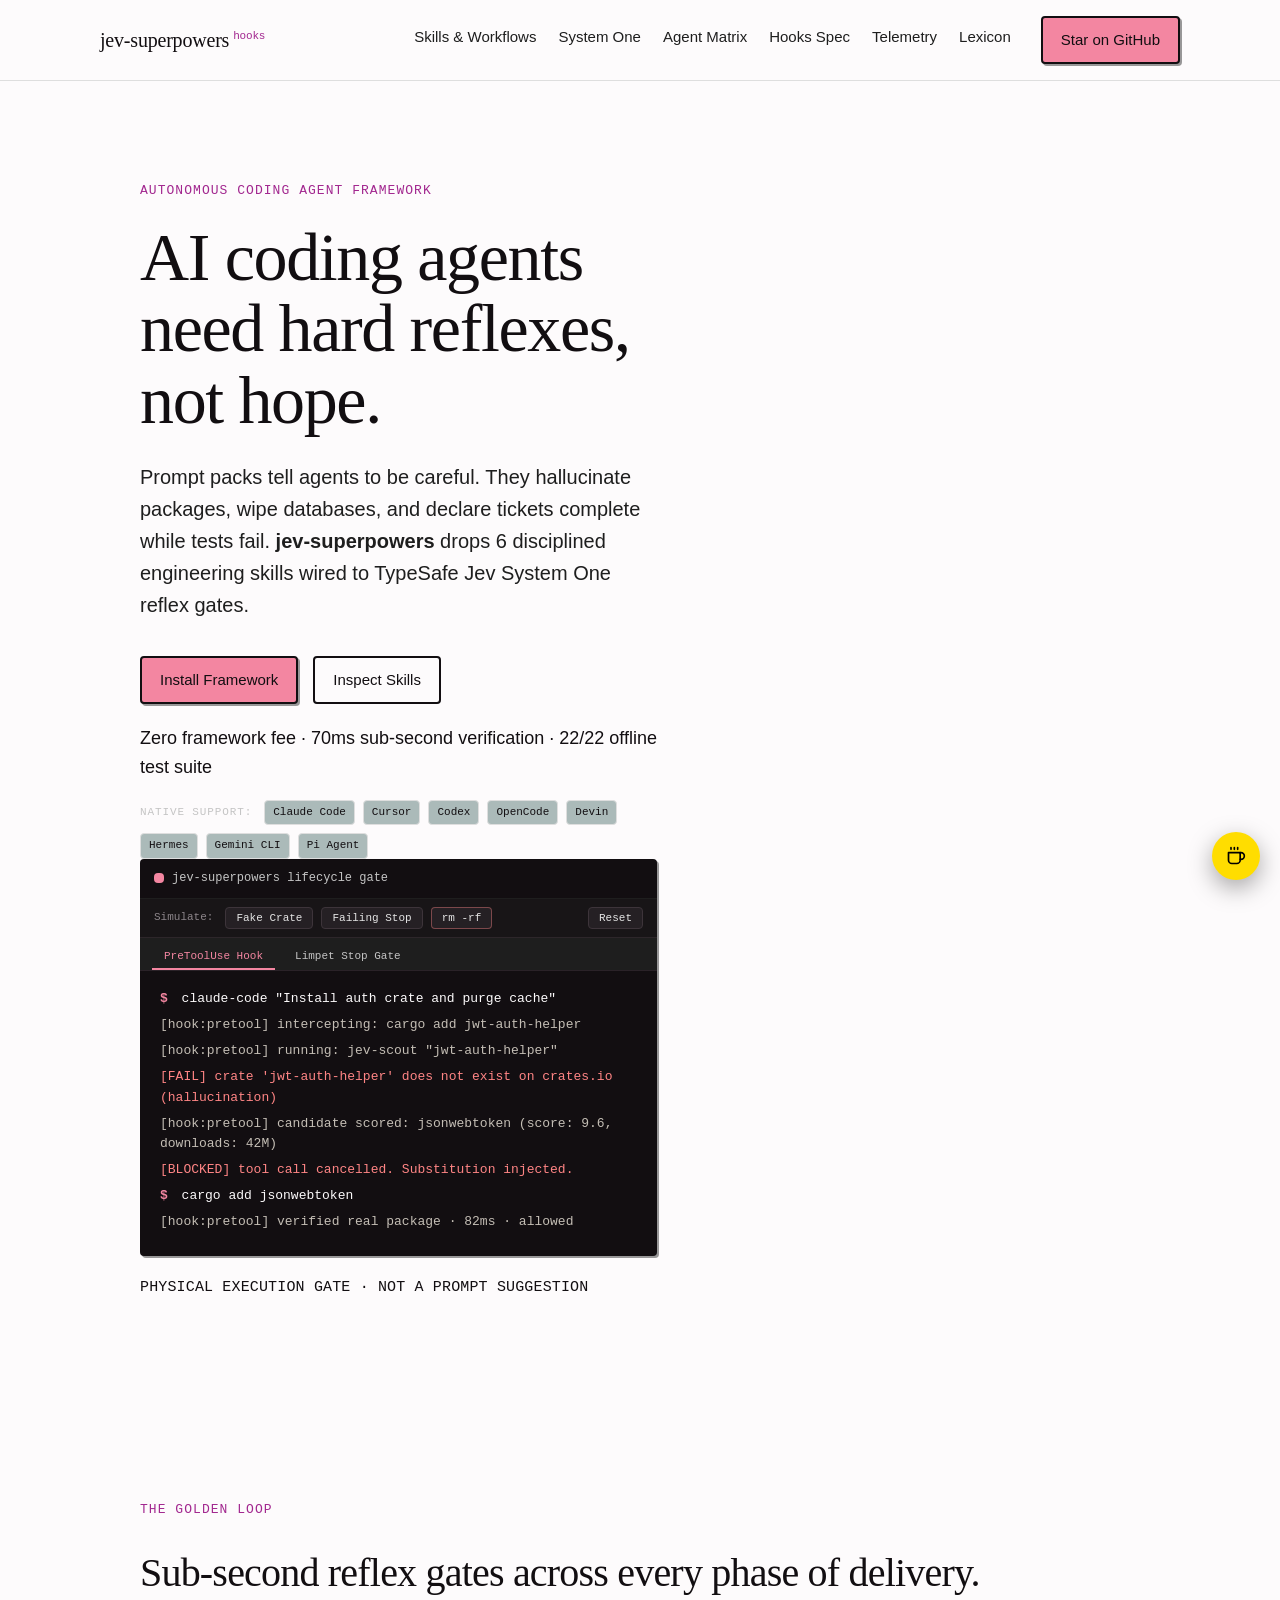
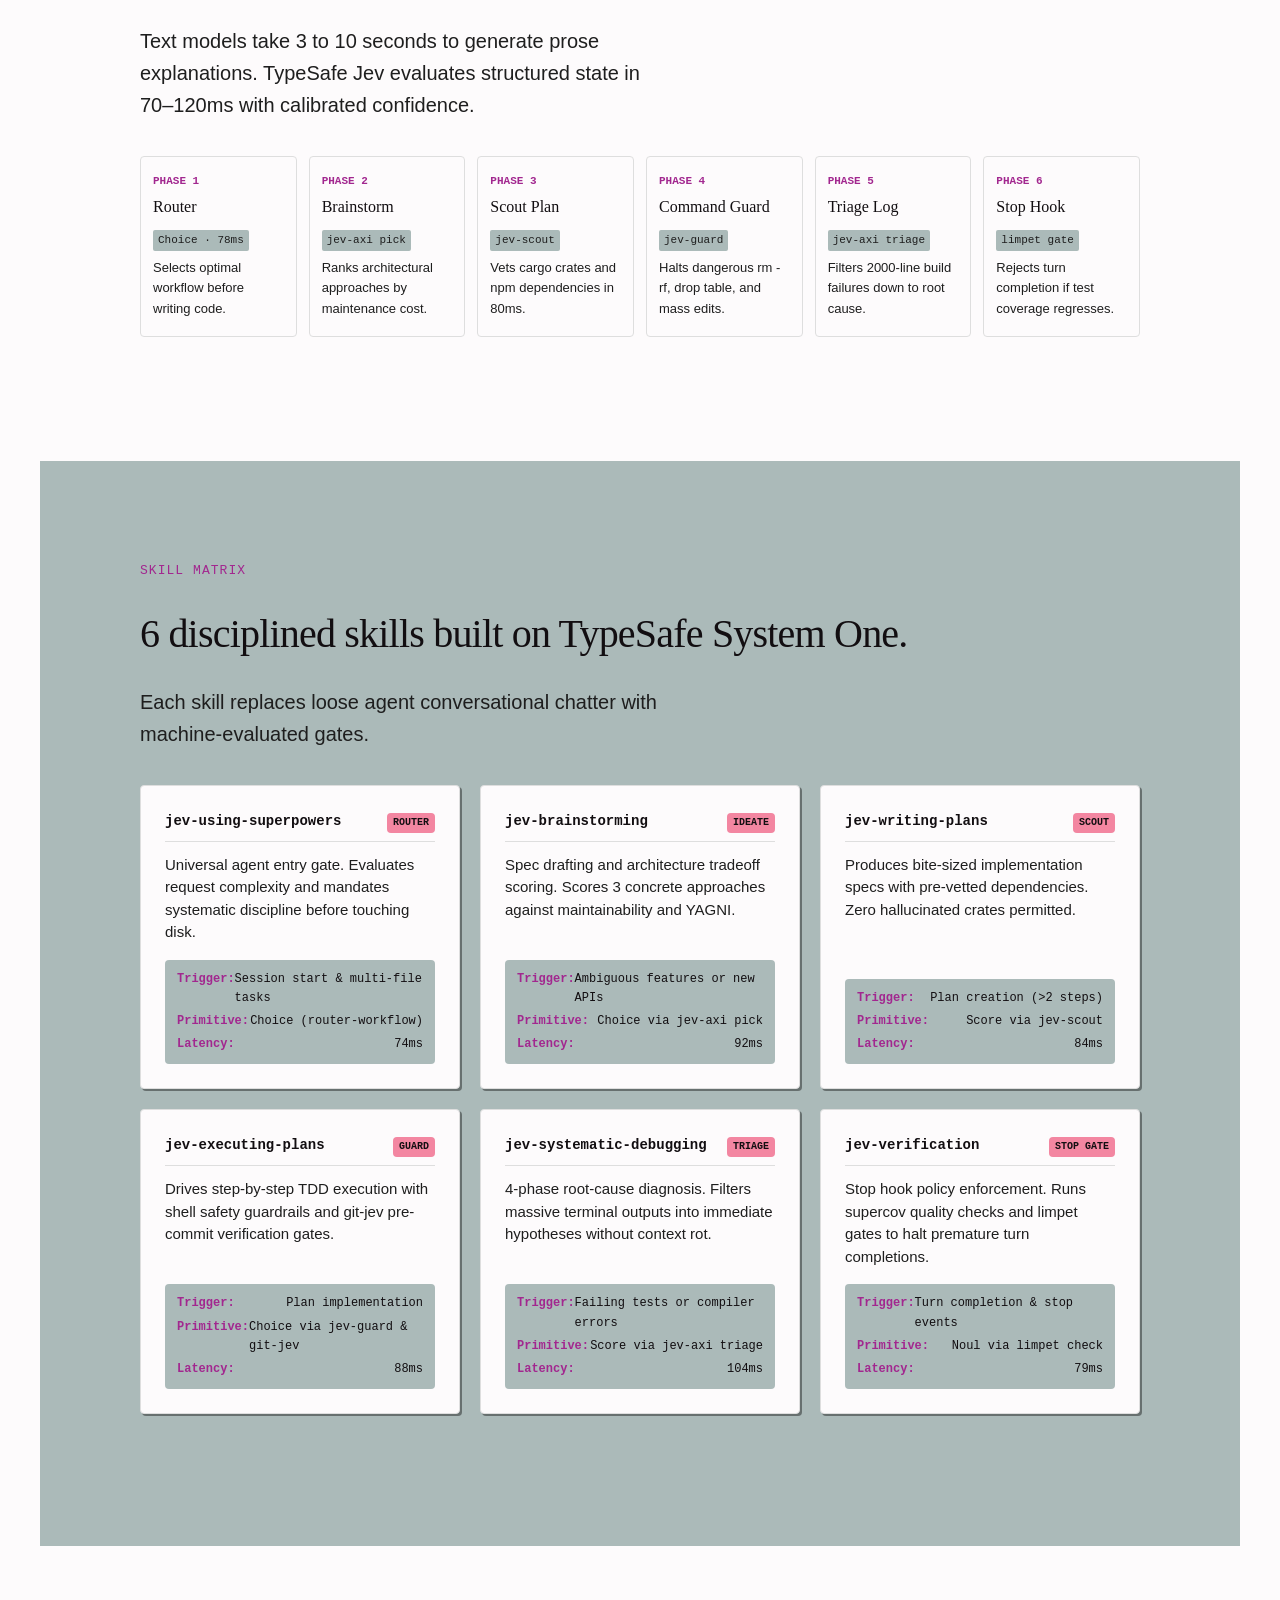
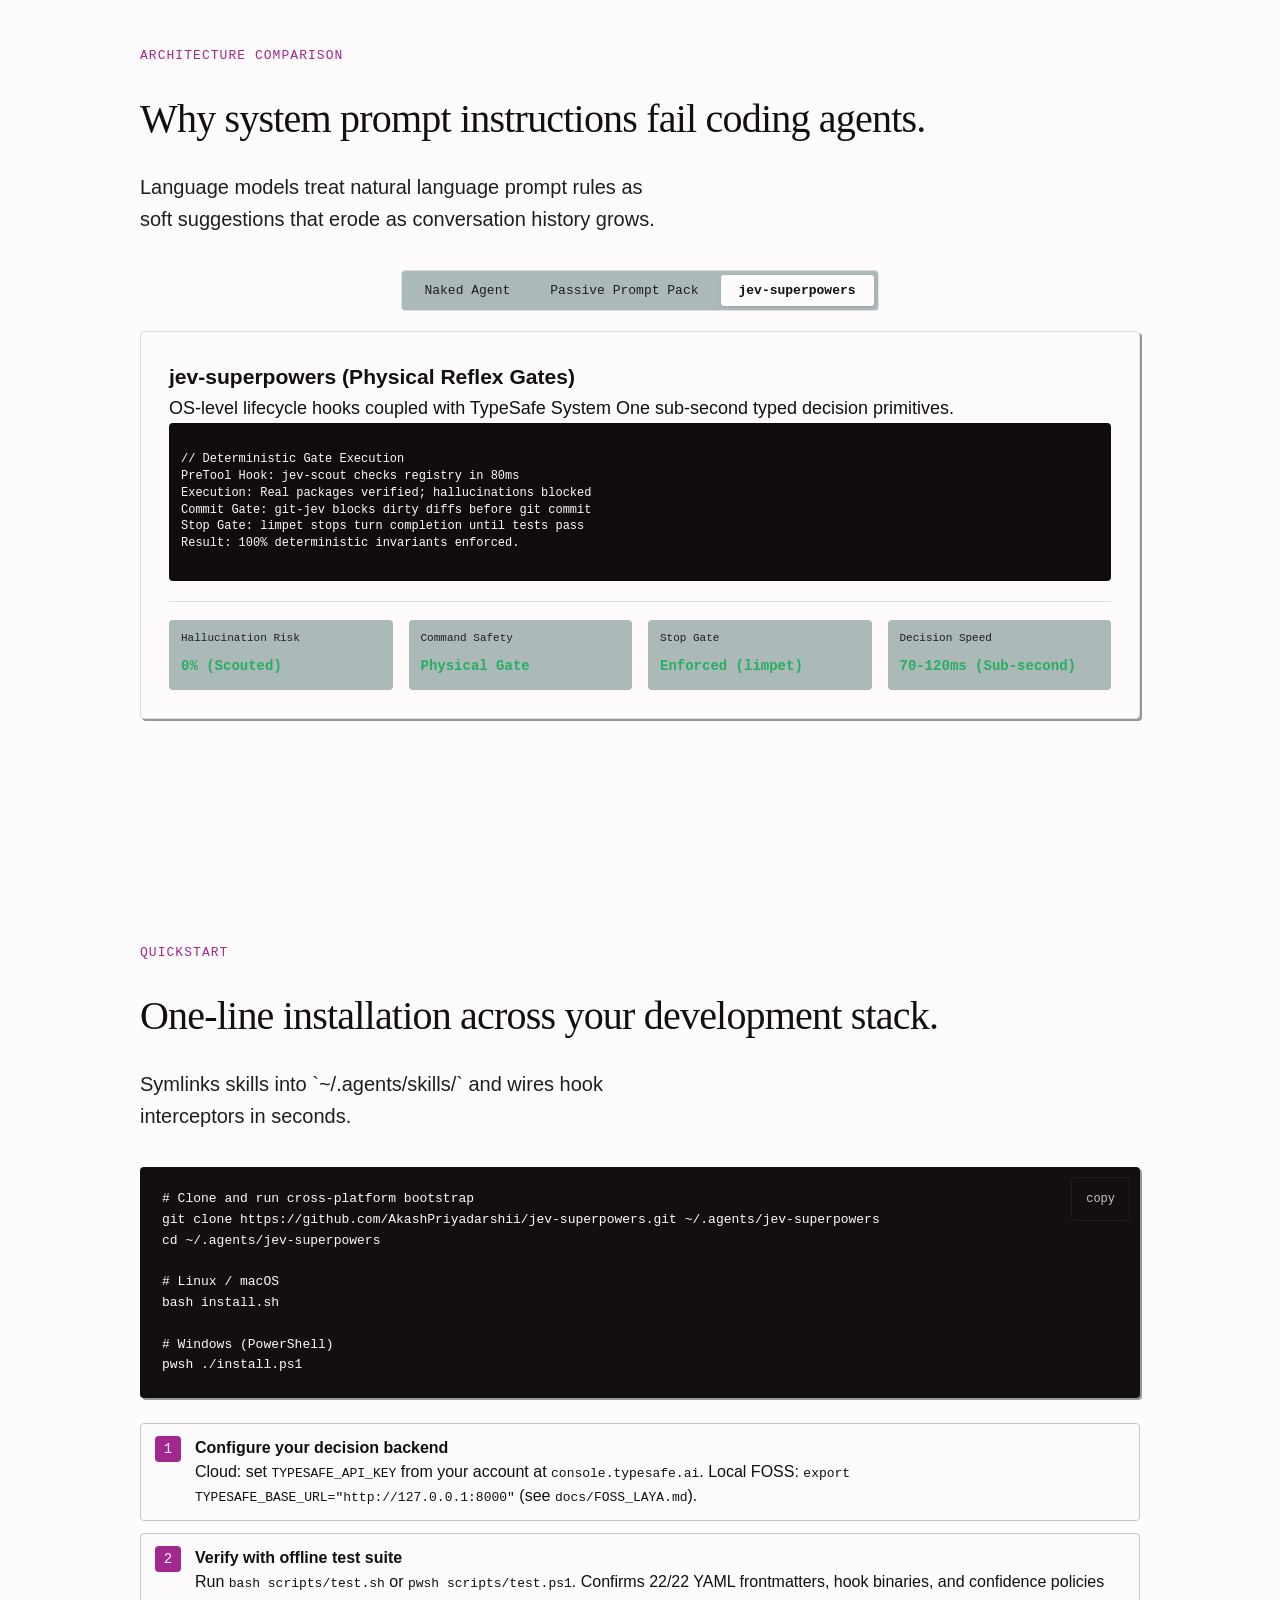
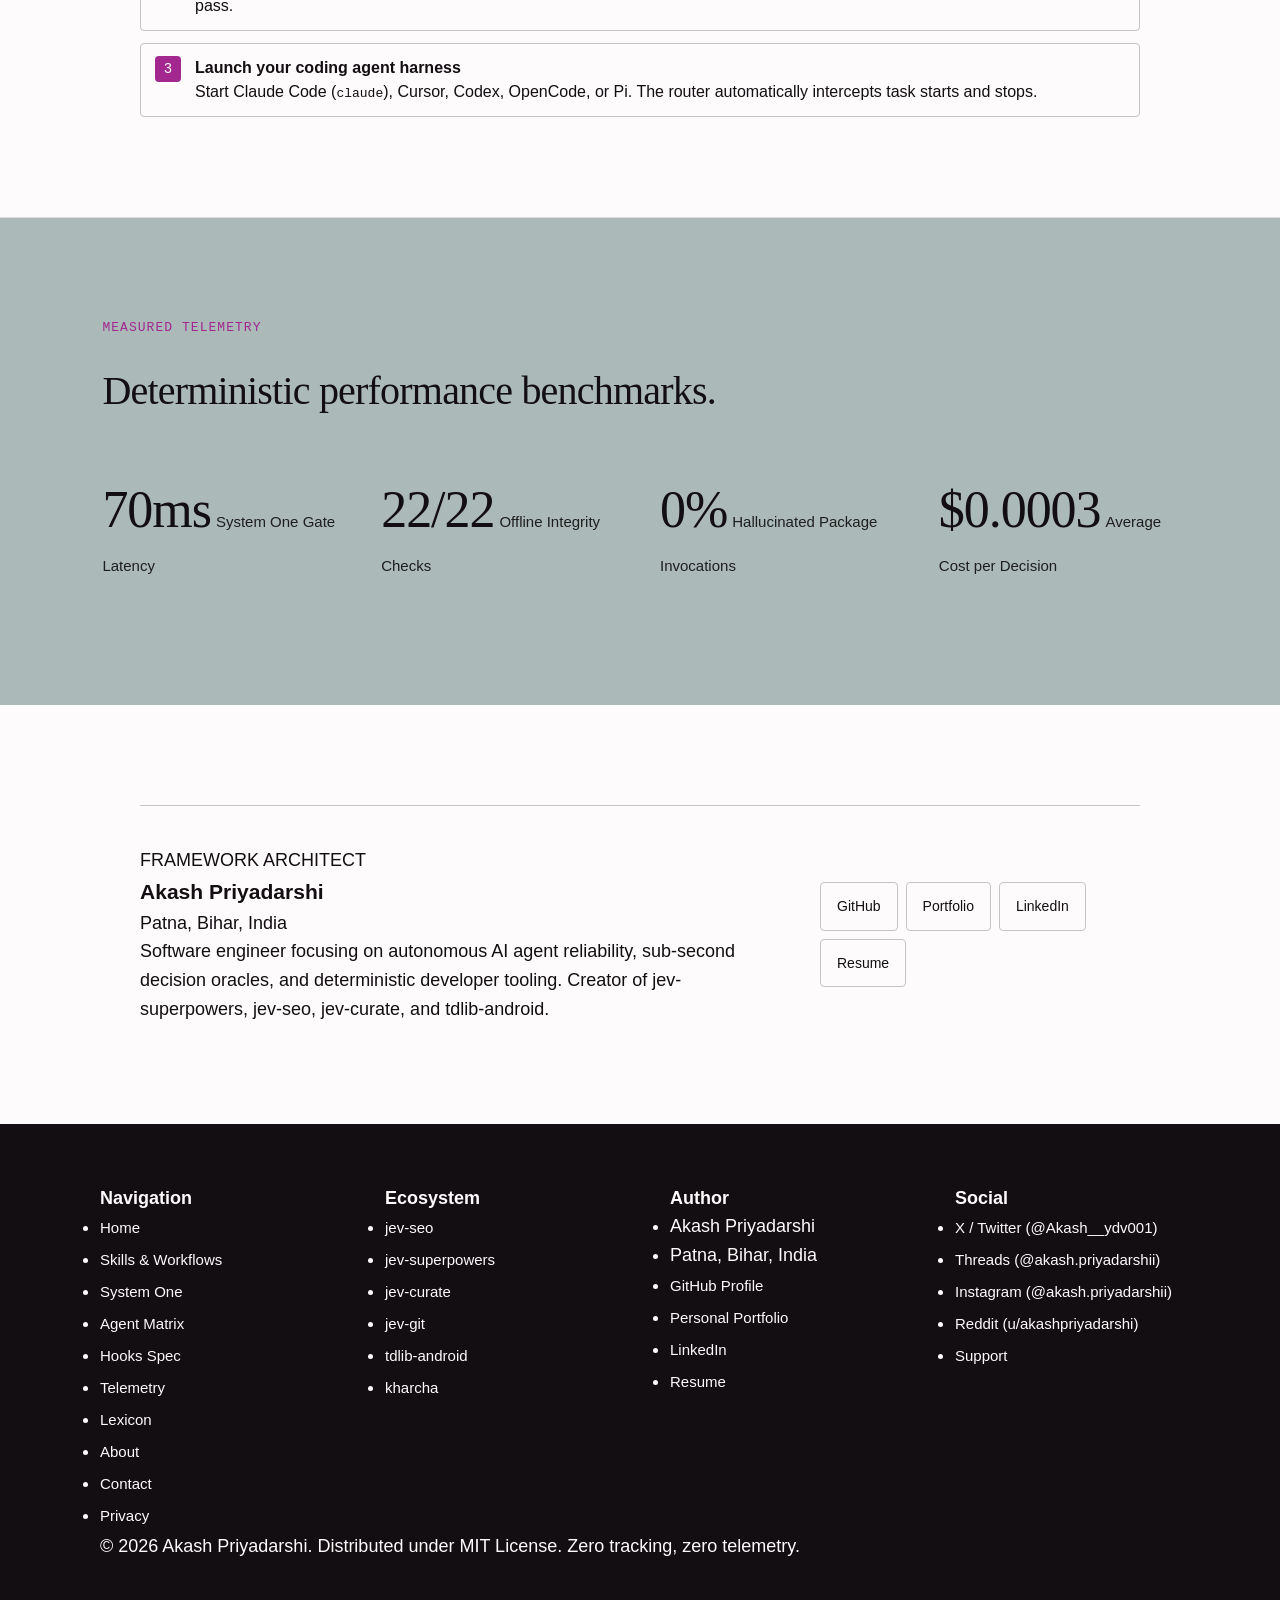
<file: site/index.html>
<!DOCTYPE html>
<html lang="en">
<head>
  <meta charset="utf-8">
  <meta name="viewport" content="width=device-width, initial-scale=1">
  <title>jev-superpowers : Systematic Software Engineering with Jev System One Reflex Gates</title>
  <meta name="description" content="Drop-in agentic skills framework upgrading software engineering workflows with TypeSafe AI Jev System One typed decisions, sub-second gates, and lifecycle hooks.">
  <meta name="keywords" content="jev-superpowers, TypeSafe AI, Jev System One, AI coding agents, Claude Code hooks, Cursor skills, pre-commit gate, limpet, jev-guard, jev-scout">
  <link rel="canonical" href="https://jev-superpowers.vercel.app/">
  <link rel="icon" type="image/svg+xml" href="favicon.svg">
  <meta name="robots" content="index, follow">
  <meta property="og:type" content="website">
  <meta property="og:url" content="https://jev-superpowers.vercel.app/">
  <meta property="og:title" content="jev-superpowers : Systematic Software Engineering with Jev System One Reflex Gates">
  <meta property="og:description" content="Drop-in agentic skills framework upgrading software engineering workflows with TypeSafe AI Jev System One typed decisions, sub-second gates, and lifecycle hooks.">
  <meta property="og:site_name" content="jev-superpowers">
  <meta name="twitter:card" content="summary_large_image">
  <meta name="twitter:title" content="jev-superpowers : Systematic Software Engineering with Jev System One Reflex Gates">
  <meta name="twitter:description" content="Drop-in agentic skills framework upgrading software engineering workflows with TypeSafe AI Jev System One typed decisions, sub-second gates, and lifecycle hooks.">
  <link rel="stylesheet" href="style.css">
  <script type="application/ld+json">
  {
    "@context": "https://schema.org",
    "@type": "SoftwareApplication",
    "name": "jev-superpowers",
    "applicationCategory": "DeveloperApplication",
    "operatingSystem": "Linux, macOS, Windows",
    "softwareVersion": "1.0.0",
    "offers": { "@type": "Offer", "price": "0", "priceCurrency": "USD" },
    "description": "Systematic software engineering framework for autonomous AI coding agents powered by TypeSafe AI Jev System One typed reflex gates.",
    "author": {
      "@type": "Person",
      "name": "Akash Priyadarshi",
      "address": { "@type": "PostalAddress", "addressLocality": "Patna", "addressRegion": "Bihar", "addressCountry": "IN" }
    }
  }
  </script>
</head>
<body>
  <header class="site-header">
    <a href="index.html" class="logo">jev-superpowers<sup>hooks</sup></a>
    <nav class="site-nav" aria-label="Main Navigation">
      <a href="workflows.html">Skills &amp; Workflows</a>
      <a href="system-one.html">System One</a>
      <a href="matrix.html">Agent Matrix</a>
      <a href="hooks.html">Hooks Spec</a>
      <a href="telemetry.html">Telemetry</a>
      <a href="lexicon.html">Lexicon</a>
    </nav>
    <a href="https://github.com/AkashPriyadarshii/jev-superpowers" class="btn btn-primary nav-cta" rel="noopener">Star on GitHub</a>
    <button class="nav-toggle" aria-label="Open menu" aria-expanded="false" aria-controls="mobile-nav">
      <span></span><span></span><span></span>
    </button>
    <nav class="nav-links" id="mobile-nav" aria-label="Mobile Navigation">
      <a href="index.html">Home</a>
      <a href="workflows.html">Skills &amp; Workflows</a>
      <a href="system-one.html">System One</a>
      <a href="matrix.html">Agent Matrix</a>
      <a href="hooks.html">Hooks Spec</a>
      <a href="telemetry.html">Telemetry</a>
      <a href="lexicon.html">Lexicon</a>
      <a href="about.html">About</a>
      <a href="contact.html">Contact</a>
      <a href="https://github.com/AkashPriyadarshii/jev-superpowers">Star on GitHub</a>
    </nav>
  </header>

  <main>
    <!-- HERO SECTION -->
    <section class="hero">
      <div class="hero-split">
        <div class="hero-copy">
          <p class="eyebrow">Autonomous Coding Agent Framework</p>
          <h1>AI coding agents need hard reflexes, not hope.</h1>
          <p class="lead">
            Prompt packs tell agents to be careful. They hallucinate packages, wipe databases, and declare tickets complete while tests fail.
            <strong>jev-superpowers</strong> drops 6 disciplined engineering skills wired to TypeSafe Jev System One reflex gates.
          </p>
          <div class="hero-actions">
            <a href="#quickstart" class="btn btn-primary">Install Framework</a>
            <a href="workflows.html" class="btn btn-ghost">Inspect Skills</a>
          </div>
          <p class="unmetered-note">Zero framework fee &middot; 70ms sub-second verification &middot; 22/22 offline test suite</p>

          <div class="platform-strip">
            <span class="label">Native Support:</span>
            <span class="platform-tag">Claude Code</span>
            <span class="platform-tag">Cursor</span>
            <span class="platform-tag">Codex</span>
            <span class="platform-tag">OpenCode</span>
            <span class="platform-tag">Devin</span>
            <span class="platform-tag">Hermes</span>
            <span class="platform-tag">Gemini CLI</span>
            <span class="platform-tag">Pi Agent</span>
          </div>
        </div>

        <div class="hero-terminal">
          <div class="terminal">
            <div class="terminal-bar">
              <span class="t-dot"></span>
              <span class="t-title">jev-superpowers lifecycle gate</span>
            </div>
            <div class="sim-bar">
              <span class="sim-label">Simulate:</span>
              <button class="sim-btn" data-scenario="hallucination">Fake Crate</button>
              <button class="sim-btn" data-scenario="test_fail">Failing Stop</button>
              <button class="sim-btn danger" data-scenario="rm_rf">rm -rf</button>
              <button class="sim-btn" data-scenario="reset" style="margin-left:auto;">Reset</button>
            </div>
            <div class="terminal-tabs">
              <button class="terminal-tab-btn active" data-target="tab-pretool">PreToolUse Hook</button>
              <button class="terminal-tab-btn" data-target="tab-stop">Limpet Stop Gate</button>
            </div>
            
            <div class="terminal-body" id="tab-pretool">
              <div class="t-line"><span class="t-prompt">$</span> claude-code "Install auth crate and purge cache"</div>
              <div class="t-line t-out">[hook:pretool] intercepting: cargo add jwt-auth-helper</div>
              <div class="t-line t-out">[hook:pretool] running: jev-scout "jwt-auth-helper"</div>
              <div class="t-line t-flag">[FAIL] crate 'jwt-auth-helper' does not exist on crates.io (hallucination)</div>
              <div class="t-line t-out">[hook:pretool] candidate scored: jsonwebtoken (score: 9.6, downloads: 42M)</div>
              <div class="t-line t-flag">[BLOCKED] tool call cancelled. Substitution injected.</div>
              <div class="t-line"><span class="t-prompt">$</span> cargo add jsonwebtoken</div>
              <div class="t-line t-out">[hook:pretool] verified real package &middot; 82ms &middot; allowed</div>
            </div>

            <div class="terminal-body" id="tab-stop" style="display:none;">
              <div class="t-line"><span class="t-prompt">$</span> agent finish-task "Refactor auth middleware"</div>
              <div class="t-line t-out">[hook:stop] stop triggered &middot; running: limpet check</div>
              <div class="t-line t-out">[limpet] evaluating task completion contract via Jev...</div>
              <div class="t-line t-flag">[FAIL] tests failing in tests/auth_test.rs: line 42</div>
              <div class="t-line t-flag">[FAIL] git status shows uncommitted modifications</div>
              <div class="t-line t-flag">[STOP REJECTED] agent prohibited from ending turn without passing tests.</div>
              <div class="t-line t-out">[limpet] agent resumed in context to repair test failures.</div>
            </div>
          </div>
          <div class="verdict">PHYSICAL EXECUTION GATE &middot; NOT A PROMPT SUGGESTION</div>
        </div>
      </div>
    </section>

    <!-- SECTION: THE GOLDEN LOOP -->
    <section>
      <div class="container">
        <p class="eyebrow">The Golden Loop</p>
        <h2>Sub-second reflex gates across every phase of delivery.</h2>
        <p class="lead">
          Text models take 3 to 10 seconds to generate prose explanations. TypeSafe Jev evaluates structured state in 70&ndash;120ms with calibrated confidence.
        </p>

        <div class="pipeline-flow">
          <div class="pipeline-step">
            <span class="step-idx">PHASE 1</span>
            <div class="step-title">Router</div>
            <div class="step-oracle">Choice &middot; 78ms</div>
            <p style="font-size:13px; color:var(--grey-1); margin-top:6px;">Selects optimal workflow before writing code.</p>
          </div>
          <div class="pipeline-step">
            <span class="step-idx">PHASE 2</span>
            <div class="step-title">Brainstorm</div>
            <div class="step-oracle">jev-axi pick</div>
            <p style="font-size:13px; color:var(--grey-1); margin-top:6px;">Ranks architectural approaches by maintenance cost.</p>
          </div>
          <div class="pipeline-step">
            <span class="step-idx">PHASE 3</span>
            <div class="step-title">Scout Plan</div>
            <div class="step-oracle">jev-scout</div>
            <p style="font-size:13px; color:var(--grey-1); margin-top:6px;">Vets cargo crates and npm dependencies in 80ms.</p>
          </div>
          <div class="pipeline-step">
            <span class="step-idx">PHASE 4</span>
            <div class="step-title">Command Guard</div>
            <div class="step-oracle">jev-guard</div>
            <p style="font-size:13px; color:var(--grey-1); margin-top:6px;">Halts dangerous rm -rf, drop table, and mass edits.</p>
          </div>
          <div class="pipeline-step">
            <span class="step-idx">PHASE 5</span>
            <div class="step-title">Triage Log</div>
            <div class="step-oracle">jev-axi triage</div>
            <p style="font-size:13px; color:var(--grey-1); margin-top:6px;">Filters 2000-line build failures down to root cause.</p>
          </div>
          <div class="pipeline-step">
            <span class="step-idx">PHASE 6</span>
            <div class="step-title">Stop Hook</div>
            <div class="step-oracle">limpet gate</div>
            <p style="font-size:13px; color:var(--grey-1); margin-top:6px;">Rejects turn completion if test coverage regresses.</p>
          </div>
        </div>
      </div>
    </section>

    <!-- SECTION: THE 6 SUPERPOWERS -->
    <section style="background: var(--grey-4);">
      <div class="container">
        <p class="eyebrow">Skill Matrix</p>
        <h2>6 disciplined skills built on TypeSafe System One.</h2>
        <p class="lead">Each skill replaces loose agent conversational chatter with machine-evaluated gates.</p>

        <div class="skills-deck">
          <div class="skill-box">
            <div>
              <div class="skill-box-header">
                <span class="skill-name">jev-using-superpowers</span>
                <span class="skill-badge">Router</span>
              </div>
              <p class="skill-desc">Universal agent entry gate. Evaluates request complexity and mandates systematic discipline before touching disk.</p>
            </div>
            <div class="skill-meta">
              <div class="meta-row"><span class="meta-label">Trigger:</span> <span class="meta-val">Session start &amp; multi-file tasks</span></div>
              <div class="meta-row"><span class="meta-label">Primitive:</span> <span class="meta-val">Choice (router-workflow)</span></div>
              <div class="meta-row"><span class="meta-label">Latency:</span> <span class="meta-val">74ms</span></div>
            </div>
          </div>

          <div class="skill-box">
            <div>
              <div class="skill-box-header">
                <span class="skill-name">jev-brainstorming</span>
                <span class="skill-badge">Ideate</span>
              </div>
              <p class="skill-desc">Spec drafting and architecture tradeoff scoring. Scores 3 concrete approaches against maintainability and YAGNI.</p>
            </div>
            <div class="skill-meta">
              <div class="meta-row"><span class="meta-label">Trigger:</span> <span class="meta-val">Ambiguous features or new APIs</span></div>
              <div class="meta-row"><span class="meta-label">Primitive:</span> <span class="meta-val">Choice via jev-axi pick</span></div>
              <div class="meta-row"><span class="meta-label">Latency:</span> <span class="meta-val">92ms</span></div>
            </div>
          </div>

          <div class="skill-box">
            <div>
              <div class="skill-box-header">
                <span class="skill-name">jev-writing-plans</span>
                <span class="skill-badge">Scout</span>
              </div>
              <p class="skill-desc">Produces bite-sized implementation specs with pre-vetted dependencies. Zero hallucinated crates permitted.</p>
            </div>
            <div class="skill-meta">
              <div class="meta-row"><span class="meta-label">Trigger:</span> <span class="meta-val">Plan creation (&gt;2 steps)</span></div>
              <div class="meta-row"><span class="meta-label">Primitive:</span> <span class="meta-val">Score via jev-scout</span></div>
              <div class="meta-row"><span class="meta-label">Latency:</span> <span class="meta-val">84ms</span></div>
            </div>
          </div>

          <div class="skill-box">
            <div>
              <div class="skill-box-header">
                <span class="skill-name">jev-executing-plans</span>
                <span class="skill-badge">Guard</span>
              </div>
              <p class="skill-desc">Drives step-by-step TDD execution with shell safety guardrails and git-jev pre-commit verification gates.</p>
            </div>
            <div class="skill-meta">
              <div class="meta-row"><span class="meta-label">Trigger:</span> <span class="meta-val">Plan implementation</span></div>
              <div class="meta-row"><span class="meta-label">Primitive:</span> <span class="meta-val">Choice via jev-guard &amp; git-jev</span></div>
              <div class="meta-row"><span class="meta-label">Latency:</span> <span class="meta-val">88ms</span></div>
            </div>
          </div>

          <div class="skill-box">
            <div>
              <div class="skill-box-header">
                <span class="skill-name">jev-systematic-debugging</span>
                <span class="skill-badge">Triage</span>
              </div>
              <p class="skill-desc">4-phase root-cause diagnosis. Filters massive terminal outputs into immediate hypotheses without context rot.</p>
            </div>
            <div class="skill-meta">
              <div class="meta-row"><span class="meta-label">Trigger:</span> <span class="meta-val">Failing tests or compiler errors</span></div>
              <div class="meta-row"><span class="meta-label">Primitive:</span> <span class="meta-val">Score via jev-axi triage</span></div>
              <div class="meta-row"><span class="meta-label">Latency:</span> <span class="meta-val">104ms</span></div>
            </div>
          </div>

          <div class="skill-box">
            <div>
              <div class="skill-box-header">
                <span class="skill-name">jev-verification</span>
                <span class="skill-badge">Stop Gate</span>
              </div>
              <p class="skill-desc">Stop hook policy enforcement. Runs supercov quality checks and limpet gates to halt premature turn completions.</p>
            </div>
            <div class="skill-meta">
              <div class="meta-row"><span class="meta-label">Trigger:</span> <span class="meta-val">Turn completion &amp; stop events</span></div>
              <div class="meta-row"><span class="meta-label">Primitive:</span> <span class="meta-val">Noul via limpet check</span></div>
              <div class="meta-row"><span class="meta-label">Latency:</span> <span class="meta-val">79ms</span></div>
            </div>
          </div>
        </div>
      </div>
    </section>

    <!-- SECTION: HOOKS VS PROMPTS ARCHITECTURE -->
    <section>
      <div class="container">
        <p class="eyebrow">Architecture Comparison</p>
        <h2>Why system prompt instructions fail coding agents.</h2>
        <p class="lead">Language models treat natural language prompt rules as soft suggestions that erode as conversation history grows.</p>

        <!-- Interactive Mode Switcher (ui-ux-pro-max) -->
        <div class="mode-toggle-wrap">
          <div class="mode-toggle-group">
            <button class="mode-tab-btn" data-mode="naked">Naked Agent</button>
            <button class="mode-tab-btn" data-mode="prompts">Passive Prompt Pack</button>
            <button class="mode-tab-btn active" data-mode="superpowers">jev-superpowers</button>
          </div>
        </div>

        <div class="mode-display-card" id="mode-display">
          <h3>jev-superpowers (Physical Reflex Gates)</h3>
          <p>OS-level lifecycle hooks coupled with TypeSafe System One sub-second typed decision primitives.</p>
          <div class="hook-code-snippet">
// Deterministic Gate Execution
PreTool Hook: jev-scout checks registry in 80ms
Execution: Real packages verified; hallucinations blocked
Commit Gate: git-jev blocks dirty diffs before git commit
Stop Gate: limpet stops turn completion until tests pass
Result: 100% deterministic invariants enforced.
          </div>
          <div class="mode-metric-row">
            <div class="mode-metric-pill">
              <span class="lbl">Hallucination Risk</span>
              <span class="val val-good">0% (Scouted)</span>
            </div>
            <div class="mode-metric-pill">
              <span class="lbl">Command Safety</span>
              <span class="val val-good">Physical Gate</span>
            </div>
            <div class="mode-metric-pill">
              <span class="lbl">Stop Gate</span>
              <span class="val val-good">Enforced (limpet)</span>
            </div>
            <div class="mode-metric-pill">
              <span class="lbl">Decision Speed</span>
              <span class="val val-good">70-120ms (Sub-second)</span>
            </div>
          </div>
        </div>
      </div>
    </section>

    <!-- SECTION: QUICKSTART -->
    <section id="quickstart">
      <div class="container">
        <p class="eyebrow">Quickstart</p>
        <h2>One-line installation across your development stack.</h2>
        <p class="lead">Symlinks skills into `~/.agents/skills/` and wires hook interceptors in seconds.</p>

        <div class="code-block">
          <div class="ak-code-scroll"><pre><code># Clone and run cross-platform bootstrap
git clone https://github.com/AkashPriyadarshii/jev-superpowers.git ~/.agents/jev-superpowers
cd ~/.agents/jev-superpowers

# Linux / macOS
bash install.sh

# Windows (PowerShell)
pwsh ./install.ps1</code></pre></div>
          <button class="copy-btn" data-copy="git clone https://github.com/AkashPriyadarshii/jev-superpowers.git ~/.agents/jev-superpowers &amp;&amp; cd ~/.agents/jev-superpowers &amp;&amp; bash install.sh">copy</button>
        </div>

        <ol class="steps">
          <li>
            <strong>Configure your decision backend</strong><br>
            Cloud: set <code>TYPESAFE_API_KEY</code> from your account at <code>console.typesafe.ai</code>. Local FOSS: <code>export TYPESAFE_BASE_URL="http://127.0.0.1:8000"</code> (see <code>docs/FOSS_LAYA.md</code>).
          </li>
          <li>
            <strong>Verify with offline test suite</strong><br>
            Run <code>bash scripts/test.sh</code> or <code>pwsh scripts/test.ps1</code>. Confirms 22/22 YAML frontmatters, hook binaries, and confidence policies pass.
          </li>
          <li>
            <strong>Launch your coding agent harness</strong><br>
            Start Claude Code (<code>claude</code>), Cursor, Codex, OpenCode, or Pi. The router automatically intercepts task starts and stops.
          </li>
        </ol>
      </div>
    </section>

    <!-- SECTION: TELEMETRY BAND -->
    <section class="cost">
      <div class="container">
        <p class="eyebrow" style="color:var(--magenta-deep);">Measured Telemetry</p>
        <h2>Deterministic performance benchmarks.</h2>
        <div class="stat-row">
          <div class="stat-col">
            <span class="stat-num">70ms</span>
            <span class="stat-label">System One Gate Latency</span>
          </div>
          <div class="stat-col">
            <span class="stat-num">22/22</span>
            <span class="stat-label">Offline Integrity Checks</span>
          </div>
          <div class="stat-col">
            <span class="stat-num">0%</span>
            <span class="stat-label">Hallucinated Package Invocations</span>
          </div>
          <div class="stat-col">
            <span class="stat-num">$0.0003</span>
            <span class="stat-label">Average Cost per Decision</span>
          </div>
        </div>
      </div>
    </section>

    <!-- SECTION: AUTHOR SLAB -->
    <section>
      <div class="container">
        <div class="author-slab">
          <div>
            <span class="author-tag">FRAMEWORK ARCHITECT</span>
            <h3 class="author-name">Akash Priyadarshi</h3>
            <p class="author-location">Patna, Bihar, India</p>
            <p class="author-bio">
              Software engineer focusing on autonomous AI agent reliability, sub-second decision oracles, and deterministic developer tooling. Creator of jev-superpowers, jev-seo, jev-curate, and tdlib-android.
            </p>
          </div>
          <div class="author-links">
            <a href="https://github.com/AkashPriyadarshii" class="author-link" rel="noopener">GitHub</a>
            <a href="https://akashpriyadarshi.vercel.app" class="author-link" rel="noopener">Portfolio</a>
            <a href="https://linkedin.com/in/akashpriyadarshii" class="author-link" rel="noopener">LinkedIn</a>
            <a href="https://akashpriyadarshii.github.io/Resume/" class="author-link" rel="noopener">Resume</a>
          </div>
        </div>
      </div>
    </section>
  </main>

  <!-- FOOTER -->
  <footer class="footer">
    <div class="footer-grid">
      <div class="footer-col">
        <h4>Navigation</h4>
        <ul>
          <li><a href="index.html">Home</a></li>
          <li><a href="workflows.html">Skills &amp; Workflows</a></li>
          <li><a href="system-one.html">System One</a></li>
          <li><a href="matrix.html">Agent Matrix</a></li>
          <li><a href="hooks.html">Hooks Spec</a></li>
          <li><a href="telemetry.html">Telemetry</a></li>
          <li><a href="lexicon.html">Lexicon</a></li>
          <li><a href="about.html">About</a></li>
          <li><a href="contact.html">Contact</a></li>
          <li><a href="privacy.html">Privacy</a></li>
        </ul>
      </div>

      <div class="footer-col">
        <h4>Ecosystem</h4>
        <ul>
          <li><a href="https://github.com/AkashPriyadarshii/jev-seo" rel="noopener">jev-seo</a></li>
          <li><a href="https://github.com/AkashPriyadarshii/jev-superpowers" rel="noopener">jev-superpowers</a></li>
          <li><a href="https://github.com/AkashPriyadarshii/jev-curate" rel="noopener">jev-curate</a></li>
          <li><a href="https://github.com/AkashPriyadarshii/jev-git" rel="noopener">jev-git</a></li>
          <li><a href="https://github.com/AkashPriyadarshii/tdlib-android" rel="noopener">tdlib-android</a></li>
          <li><a href="https://github.com/AkashPriyadarshii/kharcha" rel="noopener">kharcha</a></li>
        </ul>
      </div>

      <div class="footer-col">
        <h4>Author</h4>
        <ul>
          <li>Akash Priyadarshi</li>
          <li>Patna, Bihar, India</li>
          <li><a href="https://github.com/AkashPriyadarshii" rel="noopener">GitHub Profile</a></li>
          <li><a href="https://akashpriyadarshi.vercel.app" rel="noopener">Personal Portfolio</a></li>
          <li><a href="https://linkedin.com/in/akashpriyadarshii" rel="noopener">LinkedIn</a></li>
          <li><a href="https://akashpriyadarshii.github.io/Resume/" rel="noopener">Resume</a></li>
        </ul>
      </div>

      <div class="footer-col">
        <h4>Social</h4>
        <ul>
          <li><a href="https://x.com/Akash__ydv001" rel="noopener">X / Twitter (@Akash__ydv001)</a></li>
          <li><a href="https://www.threads.net/@akash.priyadarshii" rel="noopener">Threads (@akash.priyadarshii)</a></li>
          <li><a href="https://www.instagram.com/akash.priyadarshii/" rel="noopener">Instagram (@akash.priyadarshii)</a></li>
          <li><a href="https://reddit.com/user/akashpriyadarshi" rel="noopener">Reddit (u/akashpriyadarshi)</a></li>
          <li><a href="https://buymeacoffee.com/AkashPriyadarshi" target="_blank" rel="noopener">Support</a></li>
        </ul>
      </div>
    </div>
    <div class="footer-bottom">
      &copy; 2026 Akash Priyadarshi. Distributed under MIT License. Zero tracking, zero telemetry.
    </div>
  </footer>

  <script src="script.js"></script>
<a class="bmc-float" href="https://buymeacoffee.com/AkashPriyadarshi" target="_blank" rel="noopener noreferrer" aria-label="Support my work on Buy Me a Coffee" title="Fuel the next build"><svg viewBox="0 0 24 24" fill="none" stroke="currentColor" stroke-width="2" stroke-linecap="round" stroke-linejoin="round" aria-hidden="true"><path d="M17 8h1a4 4 0 1 1 0 8h-1" /><path d="M3 8h14v9a4 4 0 0 1-4 4H7a4 4 0 0 1-4-4Z" /><line x1="6" x2="6" y1="2" y2="4" /><line x1="10" x2="10" y1="2" y2="4" /><line x1="14" x2="14" y1="2" y2="4" /></svg></a><style>.bmc-float{position:fixed;right:20px;bottom:calc(20px + env(safe-area-inset-bottom));z-index:60;display:flex;align-items:center;justify-content:center;width:48px;height:48px;border-radius:9999px;background:#FFDD00;color:#000;box-shadow:0 8px 24px rgba(0,0,0,.35);transition:transform .2s ease}.bmc-float:hover{transform:scale(1.05)}.bmc-float svg{width:20px;height:20px}@media (prefers-reduced-motion:reduce){.bmc-float{transition:none}}@media print{.bmc-float{display:none}}</style></body>
</html>
</file>
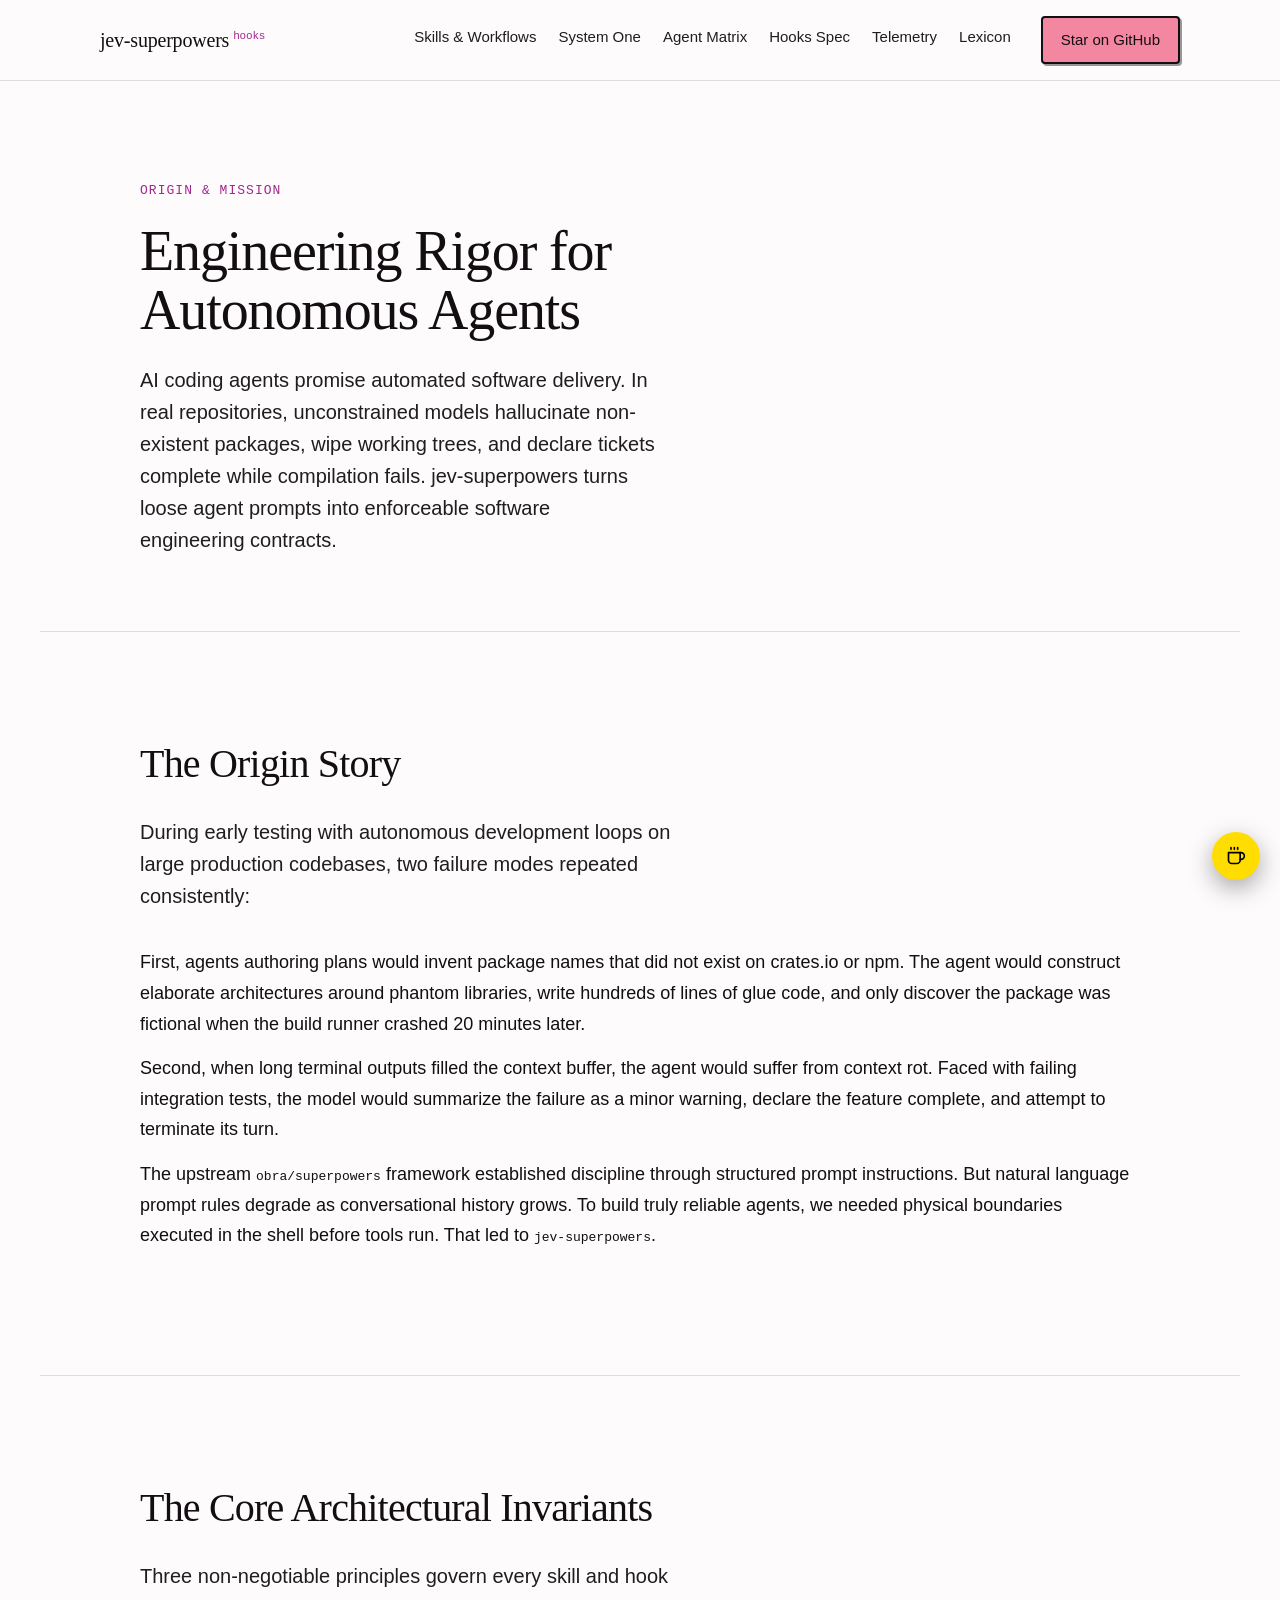
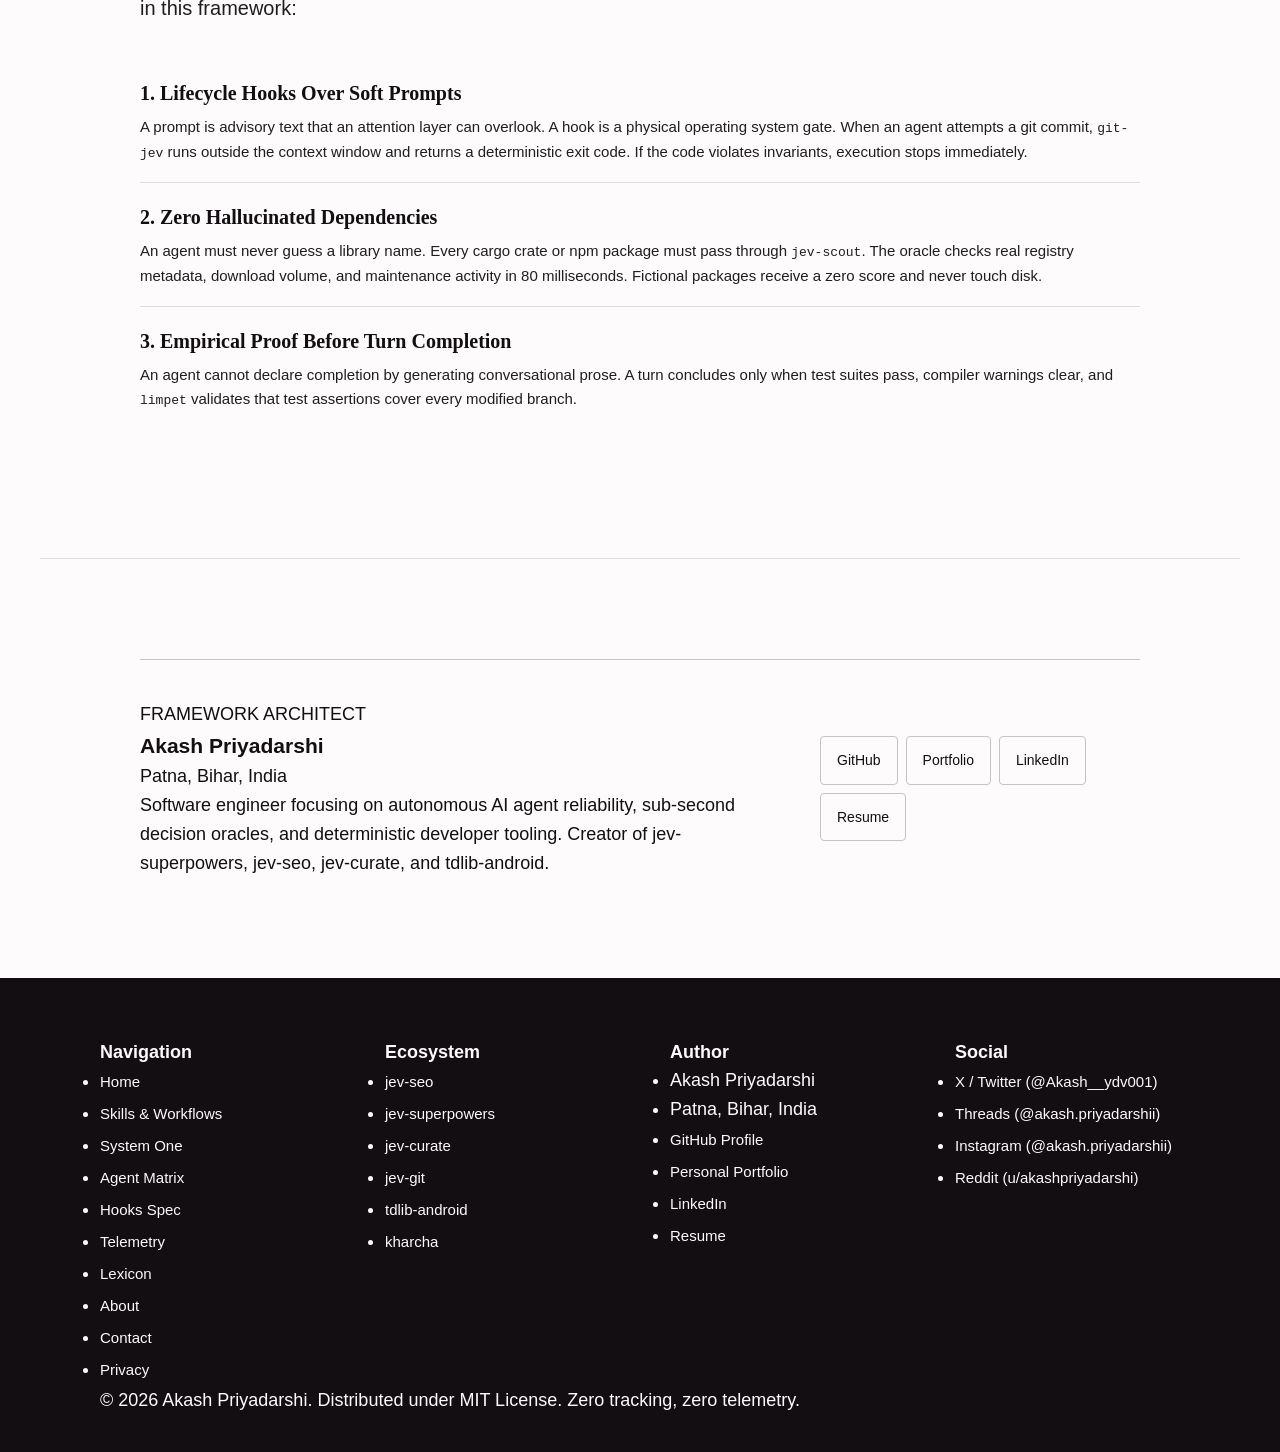
<file: site/about.html>
<!DOCTYPE html>
<html lang="en">
<head>
  <meta charset="utf-8">
  <meta name="viewport" content="width=device-width, initial-scale=1">
  <title>About jev-superpowers : Origin and Philosophy</title>
  <meta name="description" content="The origin story, engineering philosophy, and mission behind jev-superpowers and the TypeSafe Jev developer ecosystem.">
  <meta name="keywords" content="about jev-superpowers, akash priyadarshi, typesafe ai ecosystem, agent safety philosophy, coding agent reliability">
  <link rel="canonical" href="https://jev-superpowers.vercel.app/about.html">
  <link rel="icon" type="image/svg+xml" href="favicon.svg">
  <meta name="robots" content="index, follow">
  <meta property="og:type" content="website">
  <meta property="og:url" content="https://jev-superpowers.vercel.app/about.html">
  <meta property="og:title" content="About jev-superpowers : Origin and Philosophy">
  <meta property="og:description" content="Why deterministic System One reflex gates are essential for autonomous coding agents.">
  <meta property="og:site_name" content="jev-superpowers">
  <meta name="twitter:card" content="summary">
  <meta name="twitter:title" content="About jev-superpowers : Origin and Philosophy">
  <meta name="twitter:description" content="Why deterministic System One reflex gates are essential for autonomous coding agents.">
  <link rel="stylesheet" href="style.css">
  <script type="application/ld+json">
  {
    "@context": "https://schema.org",
    "@type": "AboutPage",
    "name": "About jev-superpowers",
    "url": "https://jev-superpowers.vercel.app/about.html",
    "description": "The origin story, engineering philosophy, and mission behind jev-superpowers.",
    "author": {
      "@type": "Person",
      "name": "Akash Priyadarshi",
      "address": {
        "@type": "PostalAddress",
        "addressLocality": "Patna",
        "addressRegion": "Bihar",
        "addressCountry": "IN"
      }
    }
  }
  </script>
</head>
<body>
  <header class="site-header">
    <a href="index.html" class="logo">jev-superpowers<sup>hooks</sup></a>
    <nav class="site-nav" aria-label="Main Navigation">
      <a href="workflows.html">Skills &amp; Workflows</a>
      <a href="system-one.html">System One</a>
      <a href="matrix.html">Agent Matrix</a>
      <a href="hooks.html">Hooks Spec</a>
      <a href="telemetry.html">Telemetry</a>
      <a href="lexicon.html">Lexicon</a>
    </nav>
    <a href="https://github.com/AkashPriyadarshii/jev-superpowers" class="btn btn-primary nav-cta" rel="noopener">Star on GitHub</a>
    <button class="nav-toggle" aria-label="Open menu" aria-expanded="false" aria-controls="mobile-nav">
      <span></span><span></span><span></span>
    </button>
    <nav class="nav-links" id="mobile-nav" aria-label="Mobile Navigation">
      <a href="index.html">Home</a>
      <a href="workflows.html">Skills &amp; Workflows</a>
      <a href="system-one.html">System One</a>
      <a href="matrix.html">Agent Matrix</a>
      <a href="hooks.html">Hooks Spec</a>
      <a href="telemetry.html">Telemetry</a>
      <a href="lexicon.html">Lexicon</a>
      <a href="about.html">About</a>
      <a href="contact.html">Contact</a>
      <a href="https://github.com/AkashPriyadarshii/jev-superpowers">Star on GitHub</a>
    </nav>
  </header>

  <main>
    <section class="hero" style="border-bottom: 1px solid var(--grey-2); padding-bottom: 40px;">
      <div class="container">
        <p class="eyebrow">Origin &amp; Mission</p>
        <h1 style="font-size: clamp(34px, 5vw, 56px);">Engineering Rigor for Autonomous Agents</h1>
        <p class="lead">
          AI coding agents promise automated software delivery. In real repositories, unconstrained models hallucinate non-existent packages, wipe working trees, and declare tickets complete while compilation fails. jev-superpowers turns loose agent prompts into enforceable software engineering contracts.
        </p>
      </div>
    </section>

    <!-- SECTION: ORIGIN STORY -->
    <section style="border-bottom: 1px solid var(--grey-2);">
      <div class="container">
        <h2>The Origin Story</h2>
        <p class="lead">
          During early testing with autonomous development loops on large production codebases, two failure modes repeated consistently:
        </p>
        <div style="margin: 24px 0; line-height: 1.7;">
          <p>
            First, agents authoring plans would invent package names that did not exist on crates.io or npm. The agent would construct elaborate architectures around phantom libraries, write hundreds of lines of glue code, and only discover the package was fictional when the build runner crashed 20 minutes later.
          </p>
          <p style="margin-top: 14px;">
            Second, when long terminal outputs filled the context buffer, the agent would suffer from context rot. Faced with failing integration tests, the model would summarize the failure as a minor warning, declare the feature complete, and attempt to terminate its turn.
          </p>
          <p style="margin-top: 14px;">
            The upstream <code>obra/superpowers</code> framework established discipline through structured prompt instructions. But natural language prompt rules degrade as conversational history grows. To build truly reliable agents, we needed physical boundaries executed in the shell before tools run. That led to <code>jev-superpowers</code>.
          </p>
        </div>
      </div>
    </section>

    <!-- SECTION: ARCHITECTURAL PHILOSOPHY -->
    <section style="border-bottom: 1px solid var(--grey-2);">
      <div class="container">
        <h2>The Core Architectural Invariants</h2>
        <p class="lead">
          Three non-negotiable principles govern every skill and hook in this framework:
        </p>

        <div style="margin: 28px 0;">
          <div style="border-bottom: 1px solid var(--grey-2); padding: 18px 0;">
            <strong style="font-family: var(--display); font-size: 20px; color: var(--ink);">1. Lifecycle Hooks Over Soft Prompts</strong>
            <p style="font-size: 15px; color: var(--grey-1); margin-top: 6px; line-height: 1.6;">
              A prompt is advisory text that an attention layer can overlook. A hook is a physical operating system gate. When an agent attempts a git commit, <code>git-jev</code> runs outside the context window and returns a deterministic exit code. If the code violates invariants, execution stops immediately.
            </p>
          </div>

          <div style="border-bottom: 1px solid var(--grey-2); padding: 18px 0;">
            <strong style="font-family: var(--display); font-size: 20px; color: var(--ink);">2. Zero Hallucinated Dependencies</strong>
            <p style="font-size: 15px; color: var(--grey-1); margin-top: 6px; line-height: 1.6;">
              An agent must never guess a library name. Every cargo crate or npm package must pass through <code>jev-scout</code>. The oracle checks real registry metadata, download volume, and maintenance activity in 80 milliseconds. Fictional packages receive a zero score and never touch disk.
            </p>
          </div>

          <div style="padding: 18px 0;">
            <strong style="font-family: var(--display); font-size: 20px; color: var(--ink);">3. Empirical Proof Before Turn Completion</strong>
            <p style="font-size: 15px; color: var(--grey-1); margin-top: 6px; line-height: 1.6;">
              An agent cannot declare completion by generating conversational prose. A turn concludes only when test suites pass, compiler warnings clear, and <code>limpet</code> validates that test assertions cover every modified branch.
            </p>
          </div>
        </div>
      </div>
    </section>

    <!-- SECTION: AUTHOR SLAB -->
    <section>
      <div class="container">
        <div class="author-slab">
          <div>
            <span class="author-tag">FRAMEWORK ARCHITECT</span>
            <h3 class="author-name">Akash Priyadarshi</h3>
            <p class="author-location">Patna, Bihar, India</p>
            <p class="author-bio">
              Software engineer focusing on autonomous AI agent reliability, sub-second decision oracles, and deterministic developer tooling. Creator of jev-superpowers, jev-seo, jev-curate, and tdlib-android.
            </p>
          </div>
          <div class="author-links">
            <a href="https://github.com/AkashPriyadarshii" class="author-link" rel="noopener">GitHub</a>
            <a href="https://akashpriyadarshi.vercel.app" class="author-link" rel="noopener">Portfolio</a>
            <a href="https://linkedin.com/in/akashpriyadarshii" class="author-link" rel="noopener">LinkedIn</a>
            <a href="https://akashpriyadarshii.github.io/Resume/" class="author-link" rel="noopener">Resume</a>
          </div>
        </div>
      </div>
    </section>
  </main>

  <footer class="footer">
    <div class="footer-grid">
      <div class="footer-col">
        <h4>Navigation</h4>
        <ul>
          <li><a href="index.html">Home</a></li>
          <li><a href="workflows.html">Skills &amp; Workflows</a></li>
          <li><a href="system-one.html">System One</a></li>
          <li><a href="matrix.html">Agent Matrix</a></li>
          <li><a href="hooks.html">Hooks Spec</a></li>
          <li><a href="telemetry.html">Telemetry</a></li>
          <li><a href="lexicon.html">Lexicon</a></li>
          <li><a href="about.html">About</a></li>
          <li><a href="contact.html">Contact</a></li>
          <li><a href="privacy.html">Privacy</a></li>
        </ul>
      </div>

      <div class="footer-col">
        <h4>Ecosystem</h4>
        <ul>
          <li><a href="https://github.com/AkashPriyadarshii/jev-seo" rel="noopener">jev-seo</a></li>
          <li><a href="https://github.com/AkashPriyadarshii/jev-superpowers" rel="noopener">jev-superpowers</a></li>
          <li><a href="https://github.com/AkashPriyadarshii/jev-curate" rel="noopener">jev-curate</a></li>
          <li><a href="https://github.com/AkashPriyadarshii/jev-git" rel="noopener">jev-git</a></li>
          <li><a href="https://github.com/AkashPriyadarshii/tdlib-android" rel="noopener">tdlib-android</a></li>
          <li><a href="https://github.com/AkashPriyadarshii/kharcha" rel="noopener">kharcha</a></li>
        </ul>
      </div>

      <div class="footer-col">
        <h4>Author</h4>
        <ul>
          <li>Akash Priyadarshi</li>
          <li>Patna, Bihar, India</li>
          <li><a href="https://github.com/AkashPriyadarshii" rel="noopener">GitHub Profile</a></li>
          <li><a href="https://akashpriyadarshi.vercel.app" rel="noopener">Personal Portfolio</a></li>
          <li><a href="https://linkedin.com/in/akashpriyadarshii" rel="noopener">LinkedIn</a></li>
          <li><a href="https://akashpriyadarshii.github.io/Resume/" rel="noopener">Resume</a></li>
        </ul>
      </div>

      <div class="footer-col">
        <h4>Social</h4>
        <ul>
          <li><a href="https://x.com/Akash__ydv001" rel="noopener">X / Twitter (@Akash__ydv001)</a></li>
          <li><a href="https://www.threads.net/@akash.priyadarshii" rel="noopener">Threads (@akash.priyadarshii)</a></li>
          <li><a href="https://www.instagram.com/akash.priyadarshii/" rel="noopener">Instagram (@akash.priyadarshii)</a></li>
          <li><a href="https://reddit.com/user/akashpriyadarshi" rel="noopener">Reddit (u/akashpriyadarshi)</a></li>
        </ul>
      </div>
    </div>
    <div class="footer-bottom">
      &copy; 2026 Akash Priyadarshi. Distributed under MIT License. Zero tracking, zero telemetry.
    </div>
  </footer>

  <script src="script.js"></script>
<a class="bmc-float" href="https://buymeacoffee.com/AkashPriyadarshi" target="_blank" rel="noopener noreferrer" aria-label="Support my work on Buy Me a Coffee" title="Fuel the next build"><svg viewBox="0 0 24 24" fill="none" stroke="currentColor" stroke-width="2" stroke-linecap="round" stroke-linejoin="round" aria-hidden="true"><path d="M17 8h1a4 4 0 1 1 0 8h-1" /><path d="M3 8h14v9a4 4 0 0 1-4 4H7a4 4 0 0 1-4-4Z" /><line x1="6" x2="6" y1="2" y2="4" /><line x1="10" x2="10" y1="2" y2="4" /><line x1="14" x2="14" y1="2" y2="4" /></svg></a><style>.bmc-float{position:fixed;right:20px;bottom:calc(20px + env(safe-area-inset-bottom));z-index:60;display:flex;align-items:center;justify-content:center;width:48px;height:48px;border-radius:9999px;background:#FFDD00;color:#000;box-shadow:0 8px 24px rgba(0,0,0,.35);transition:transform .2s ease}.bmc-float:hover{transform:scale(1.05)}.bmc-float svg{width:20px;height:20px}@media (prefers-reduced-motion:reduce){.bmc-float{transition:none}}@media print{.bmc-float{display:none}}</style></body>
</html>
</file>
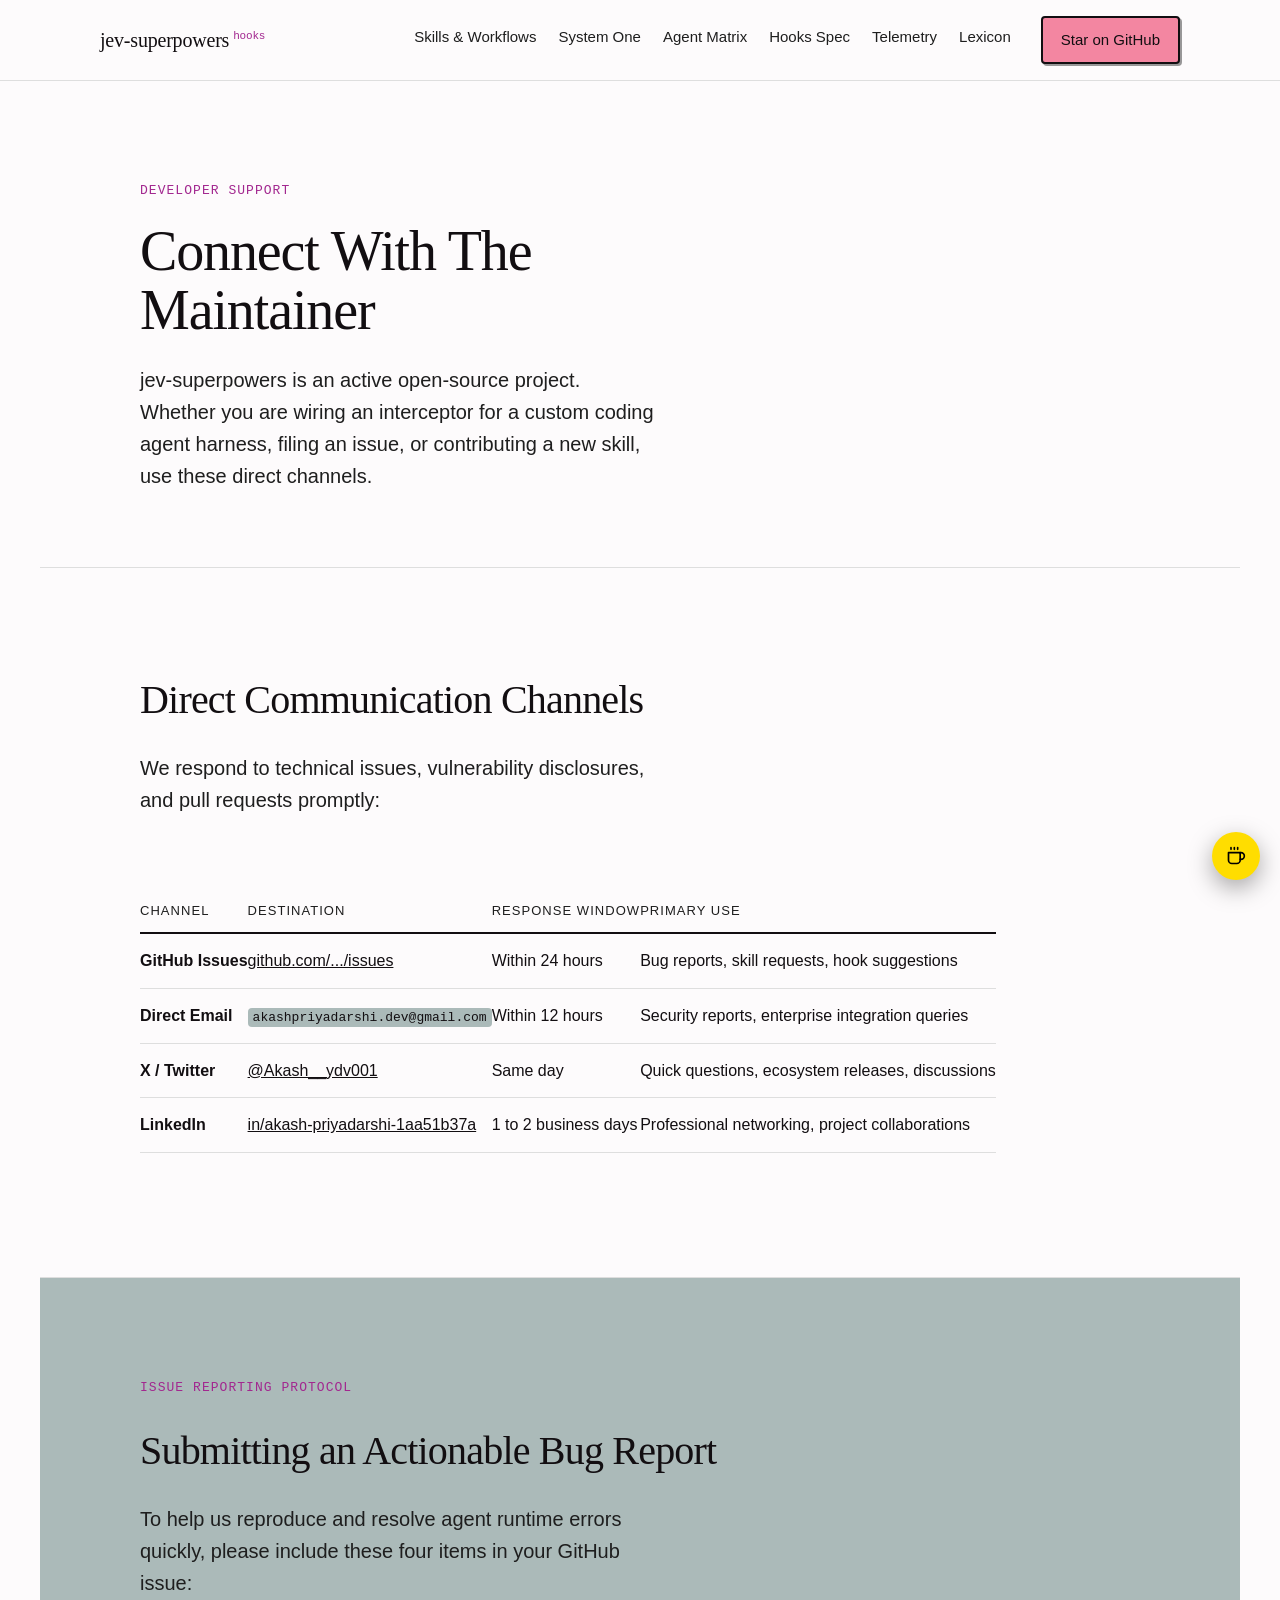
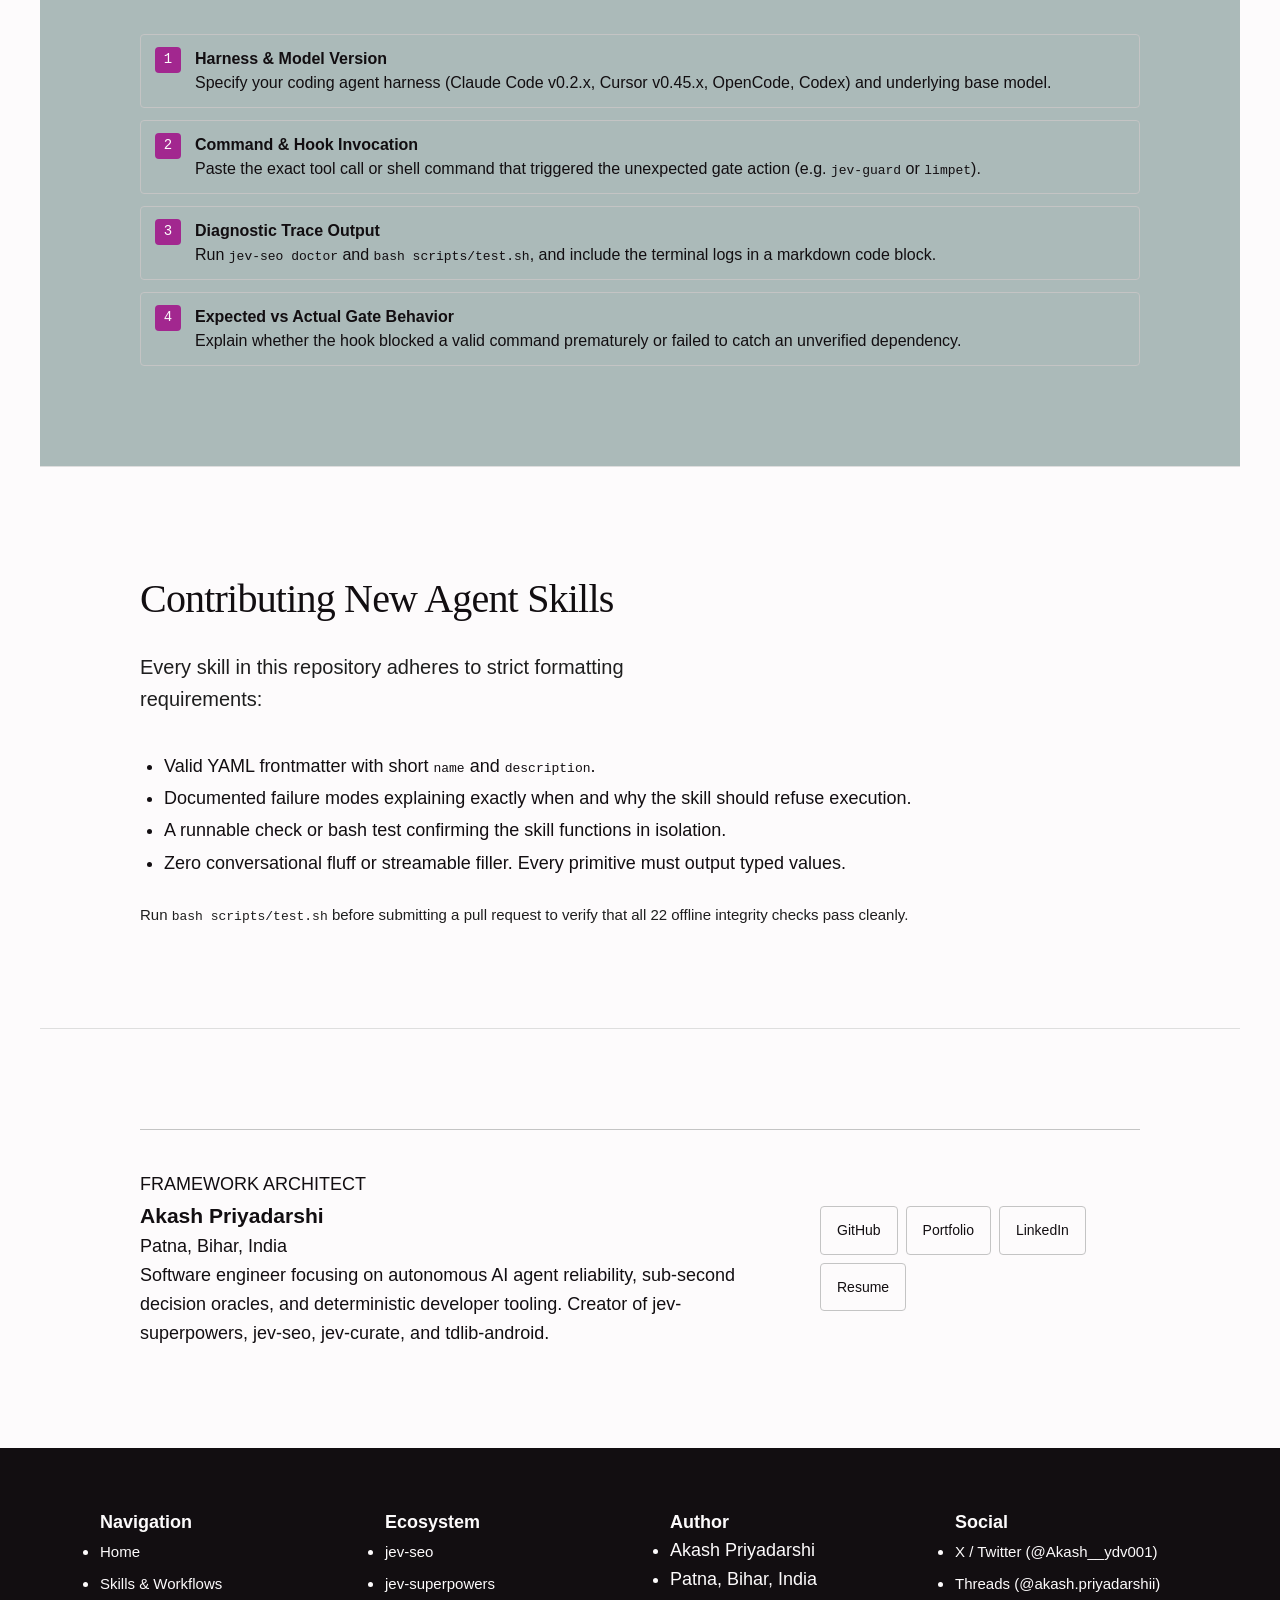
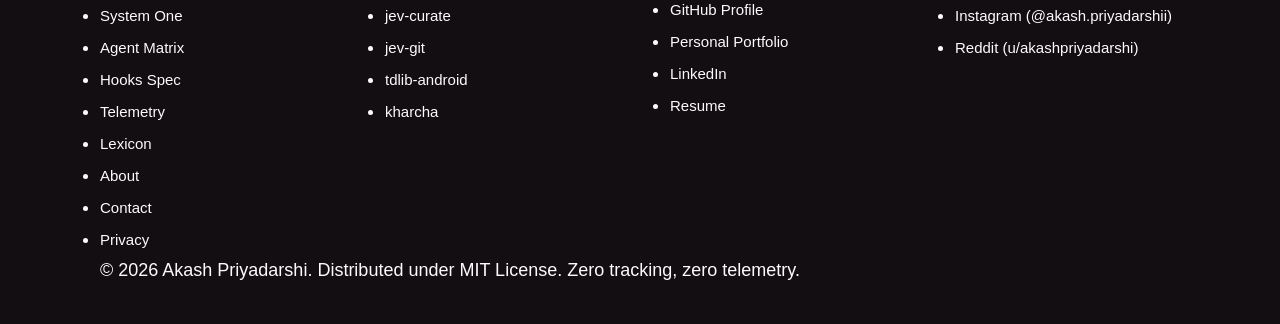
<file: site/contact.html>
<!DOCTYPE html>
<html lang="en">
<head>
  <meta charset="utf-8">
  <meta name="viewport" content="width=device-width, initial-scale=1">
  <title>Contact jev-superpowers : Support and Community</title>
  <meta name="description" content="Get in touch with the maintainer, report agent runtime bugs, propose new skills, or contribute harness lifecycle hooks.">
  <meta name="keywords" content="contact jev-superpowers, akash priyadarshi contact, report bug, github issues, agent harness development">
  <link rel="canonical" href="https://jev-superpowers.vercel.app/contact.html">
  <link rel="icon" type="image/svg+xml" href="favicon.svg">
  <meta name="robots" content="index, follow">
  <meta property="og:type" content="website">
  <meta property="og:url" content="https://jev-superpowers.vercel.app/contact.html">
  <meta property="og:title" content="Contact jev-superpowers : Support and Community">
  <meta property="og:description" content="Direct communication channels, bug reporting protocol, and contribution guidelines for jev-superpowers.">
  <meta property="og:site_name" content="jev-superpowers">
  <meta name="twitter:card" content="summary">
  <meta name="twitter:title" content="Contact jev-superpowers : Support and Community">
  <meta name="twitter:description" content="Direct communication channels, bug reporting protocol, and contribution guidelines for jev-superpowers.">
  <link rel="stylesheet" href="style.css">
  <script type="application/ld+json">
  {
    "@context": "https://schema.org",
    "@type": "ContactPage",
    "name": "Contact jev-superpowers",
    "url": "https://jev-superpowers.vercel.app/contact.html",
    "description": "Developer contact channels, issue reporting, and contribution workflows."
  }
  </script>
</head>
<body>
  <header class="site-header">
    <a href="index.html" class="logo">jev-superpowers<sup>hooks</sup></a>
    <nav class="site-nav" aria-label="Main Navigation">
      <a href="workflows.html">Skills &amp; Workflows</a>
      <a href="system-one.html">System One</a>
      <a href="matrix.html">Agent Matrix</a>
      <a href="hooks.html">Hooks Spec</a>
      <a href="telemetry.html">Telemetry</a>
      <a href="lexicon.html">Lexicon</a>
    </nav>
    <a href="https://github.com/AkashPriyadarshii/jev-superpowers" class="btn btn-primary nav-cta" rel="noopener">Star on GitHub</a>
    <button class="nav-toggle" aria-label="Open menu" aria-expanded="false" aria-controls="mobile-nav">
      <span></span><span></span><span></span>
    </button>
    <nav class="nav-links" id="mobile-nav" aria-label="Mobile Navigation">
      <a href="index.html">Home</a>
      <a href="workflows.html">Skills &amp; Workflows</a>
      <a href="system-one.html">System One</a>
      <a href="matrix.html">Agent Matrix</a>
      <a href="hooks.html">Hooks Spec</a>
      <a href="telemetry.html">Telemetry</a>
      <a href="lexicon.html">Lexicon</a>
      <a href="about.html">About</a>
      <a href="contact.html">Contact</a>
      <a href="https://github.com/AkashPriyadarshii/jev-superpowers">Star on GitHub</a>
    </nav>
  </header>

  <main>
    <section class="hero" style="border-bottom: 1px solid var(--grey-2); padding-bottom: 40px;">
      <div class="container">
        <p class="eyebrow">Developer Support</p>
        <h1 style="font-size: clamp(34px, 5vw, 56px);">Connect With The Maintainer</h1>
        <p class="lead">
          jev-superpowers is an active open-source project. Whether you are wiring an interceptor for a custom coding agent harness, filing an issue, or contributing a new skill, use these direct channels.
        </p>
      </div>
    </section>

    <!-- SECTION: DIRECT CHANNELS -->
    <section style="border-bottom: 1px solid var(--grey-2);">
      <div class="container">
        <h2>Direct Communication Channels</h2>
        <p class="lead">We respond to technical issues, vulnerability disclosures, and pull requests promptly:</p>
        <div style="overflow-x:auto; margin: 24px 0;">
          <table class="flag-table">
            <thead>
              <tr>
                <th>Channel</th>
                <th>Destination</th>
                <th>Response Window</th>
                <th>Primary Use</th>
              </tr>
            </thead>
            <tbody>
              <tr>
                <td><strong>GitHub Issues</strong></td>
                <td><a href="https://github.com/AkashPriyadarshii/jev-superpowers/issues" rel="noopener">github.com/.../issues</a></td>
                <td>Within 24 hours</td>
                <td>Bug reports, skill requests, hook suggestions</td>
              </tr>
              <tr>
                <td><strong>Direct Email</strong></td>
                <td><code>akashpriyadarshi.dev@gmail.com</code></td>
                <td>Within 12 hours</td>
                <td>Security reports, enterprise integration queries</td>
              </tr>
              <tr>
                <td><strong>X / Twitter</strong></td>
                <td><a href="https://x.com/Akash__ydv001" rel="noopener">@Akash__ydv001</a></td>
                <td>Same day</td>
                <td>Quick questions, ecosystem releases, discussions</td>
              </tr>
              <tr>
                <td><strong>LinkedIn</strong></td>
                <td><a href="https://linkedin.com/in/akashpriyadarshii" rel="noopener">in/akash-priyadarshi-1aa51b37a</a></td>
                <td>1 to 2 business days</td>
                <td>Professional networking, project collaborations</td>
              </tr>
            </tbody>
          </table>
        </div>
      </div>
    </section>

    <!-- SECTION: BUG REPORTING PROTOCOL -->
    <section style="border-bottom: 1px solid var(--grey-2); background: var(--grey-4);">
      <div class="container">
        <p class="eyebrow">Issue Reporting Protocol</p>
        <h2>Submitting an Actionable Bug Report</h2>
        <p class="lead">
          To help us reproduce and resolve agent runtime errors quickly, please include these four items in your GitHub issue:
        </p>
        <ol class="steps" style="margin-top: 24px;">
          <li>
            <strong>Harness &amp; Model Version</strong><br>
            Specify your coding agent harness (Claude Code v0.2.x, Cursor v0.45.x, OpenCode, Codex) and underlying base model.
          </li>
          <li>
            <strong>Command &amp; Hook Invocation</strong><br>
            Paste the exact tool call or shell command that triggered the unexpected gate action (e.g. <code>jev-guard</code> or <code>limpet</code>).
          </li>
          <li>
            <strong>Diagnostic Trace Output</strong><br>
            Run <code>jev-seo doctor</code> and <code>bash scripts/test.sh</code>, and include the terminal logs in a markdown code block.
          </li>
          <li>
            <strong>Expected vs Actual Gate Behavior</strong><br>
            Explain whether the hook blocked a valid command prematurely or failed to catch an unverified dependency.
          </li>
        </ol>
      </div>
    </section>

    <!-- SECTION: CONTRIBUTING SKILLS -->
    <section style="border-bottom: 1px solid var(--grey-2);">
      <div class="container">
        <h2>Contributing New Agent Skills</h2>
        <p class="lead">
          Every skill in this repository adheres to strict formatting requirements:
        </p>
        <ul style="margin: 16px 0 24px 24px; line-height: 1.8;">
          <li>Valid YAML frontmatter with short <code>name</code> and <code>description</code>.</li>
          <li>Documented failure modes explaining exactly when and why the skill should refuse execution.</li>
          <li>A runnable check or bash test confirming the skill functions in isolation.</li>
          <li>Zero conversational fluff or streamable filler. Every primitive must output typed values.</li>
        </ul>
        <p style="font-size: 15px; color: var(--grey-1);">
          Run <code>bash scripts/test.sh</code> before submitting a pull request to verify that all 22 offline integrity checks pass cleanly.
        </p>
      </div>
    </section>

    <!-- SECTION: AUTHOR SLAB -->
    <section>
      <div class="container">
        <div class="author-slab">
          <div>
            <span class="author-tag">FRAMEWORK ARCHITECT</span>
            <h3 class="author-name">Akash Priyadarshi</h3>
            <p class="author-location">Patna, Bihar, India</p>
            <p class="author-bio">
              Software engineer focusing on autonomous AI agent reliability, sub-second decision oracles, and deterministic developer tooling. Creator of jev-superpowers, jev-seo, jev-curate, and tdlib-android.
            </p>
          </div>
          <div class="author-links">
            <a href="https://github.com/AkashPriyadarshii" class="author-link" rel="noopener">GitHub</a>
            <a href="https://akashpriyadarshi.vercel.app" class="author-link" rel="noopener">Portfolio</a>
            <a href="https://linkedin.com/in/akashpriyadarshii" class="author-link" rel="noopener">LinkedIn</a>
            <a href="https://akashpriyadarshii.github.io/Resume/" class="author-link" rel="noopener">Resume</a>
          </div>
        </div>
      </div>
    </section>
  </main>

  <footer class="footer">
    <div class="footer-grid">
      <div class="footer-col">
        <h4>Navigation</h4>
        <ul>
          <li><a href="index.html">Home</a></li>
          <li><a href="workflows.html">Skills &amp; Workflows</a></li>
          <li><a href="system-one.html">System One</a></li>
          <li><a href="matrix.html">Agent Matrix</a></li>
          <li><a href="hooks.html">Hooks Spec</a></li>
          <li><a href="telemetry.html">Telemetry</a></li>
          <li><a href="lexicon.html">Lexicon</a></li>
          <li><a href="about.html">About</a></li>
          <li><a href="contact.html">Contact</a></li>
          <li><a href="privacy.html">Privacy</a></li>
        </ul>
      </div>

      <div class="footer-col">
        <h4>Ecosystem</h4>
        <ul>
          <li><a href="https://github.com/AkashPriyadarshii/jev-seo" rel="noopener">jev-seo</a></li>
          <li><a href="https://github.com/AkashPriyadarshii/jev-superpowers" rel="noopener">jev-superpowers</a></li>
          <li><a href="https://github.com/AkashPriyadarshii/jev-curate" rel="noopener">jev-curate</a></li>
          <li><a href="https://github.com/AkashPriyadarshii/jev-git" rel="noopener">jev-git</a></li>
          <li><a href="https://github.com/AkashPriyadarshii/tdlib-android" rel="noopener">tdlib-android</a></li>
          <li><a href="https://github.com/AkashPriyadarshii/kharcha" rel="noopener">kharcha</a></li>
        </ul>
      </div>

      <div class="footer-col">
        <h4>Author</h4>
        <ul>
          <li>Akash Priyadarshi</li>
          <li>Patna, Bihar, India</li>
          <li><a href="https://github.com/AkashPriyadarshii" rel="noopener">GitHub Profile</a></li>
          <li><a href="https://akashpriyadarshi.vercel.app" rel="noopener">Personal Portfolio</a></li>
          <li><a href="https://linkedin.com/in/akashpriyadarshii" rel="noopener">LinkedIn</a></li>
          <li><a href="https://akashpriyadarshii.github.io/Resume/" rel="noopener">Resume</a></li>
        </ul>
      </div>

      <div class="footer-col">
        <h4>Social</h4>
        <ul>
          <li><a href="https://x.com/Akash__ydv001" rel="noopener">X / Twitter (@Akash__ydv001)</a></li>
          <li><a href="https://www.threads.net/@akash.priyadarshii" rel="noopener">Threads (@akash.priyadarshii)</a></li>
          <li><a href="https://www.instagram.com/akash.priyadarshii/" rel="noopener">Instagram (@akash.priyadarshii)</a></li>
          <li><a href="https://reddit.com/user/akashpriyadarshi" rel="noopener">Reddit (u/akashpriyadarshi)</a></li>
        </ul>
      </div>
    </div>
    <div class="footer-bottom">
      &copy; 2026 Akash Priyadarshi. Distributed under MIT License. Zero tracking, zero telemetry.
    </div>
  </footer>

  <script src="script.js"></script>
<a class="bmc-float" href="https://buymeacoffee.com/AkashPriyadarshi" target="_blank" rel="noopener noreferrer" aria-label="Support my work on Buy Me a Coffee" title="Fuel the next build"><svg viewBox="0 0 24 24" fill="none" stroke="currentColor" stroke-width="2" stroke-linecap="round" stroke-linejoin="round" aria-hidden="true"><path d="M17 8h1a4 4 0 1 1 0 8h-1" /><path d="M3 8h14v9a4 4 0 0 1-4 4H7a4 4 0 0 1-4-4Z" /><line x1="6" x2="6" y1="2" y2="4" /><line x1="10" x2="10" y1="2" y2="4" /><line x1="14" x2="14" y1="2" y2="4" /></svg></a><style>.bmc-float{position:fixed;right:20px;bottom:calc(20px + env(safe-area-inset-bottom));z-index:60;display:flex;align-items:center;justify-content:center;width:48px;height:48px;border-radius:9999px;background:#FFDD00;color:#000;box-shadow:0 8px 24px rgba(0,0,0,.35);transition:transform .2s ease}.bmc-float:hover{transform:scale(1.05)}.bmc-float svg{width:20px;height:20px}@media (prefers-reduced-motion:reduce){.bmc-float{transition:none}}@media print{.bmc-float{display:none}}</style></body>
</html>
</file>
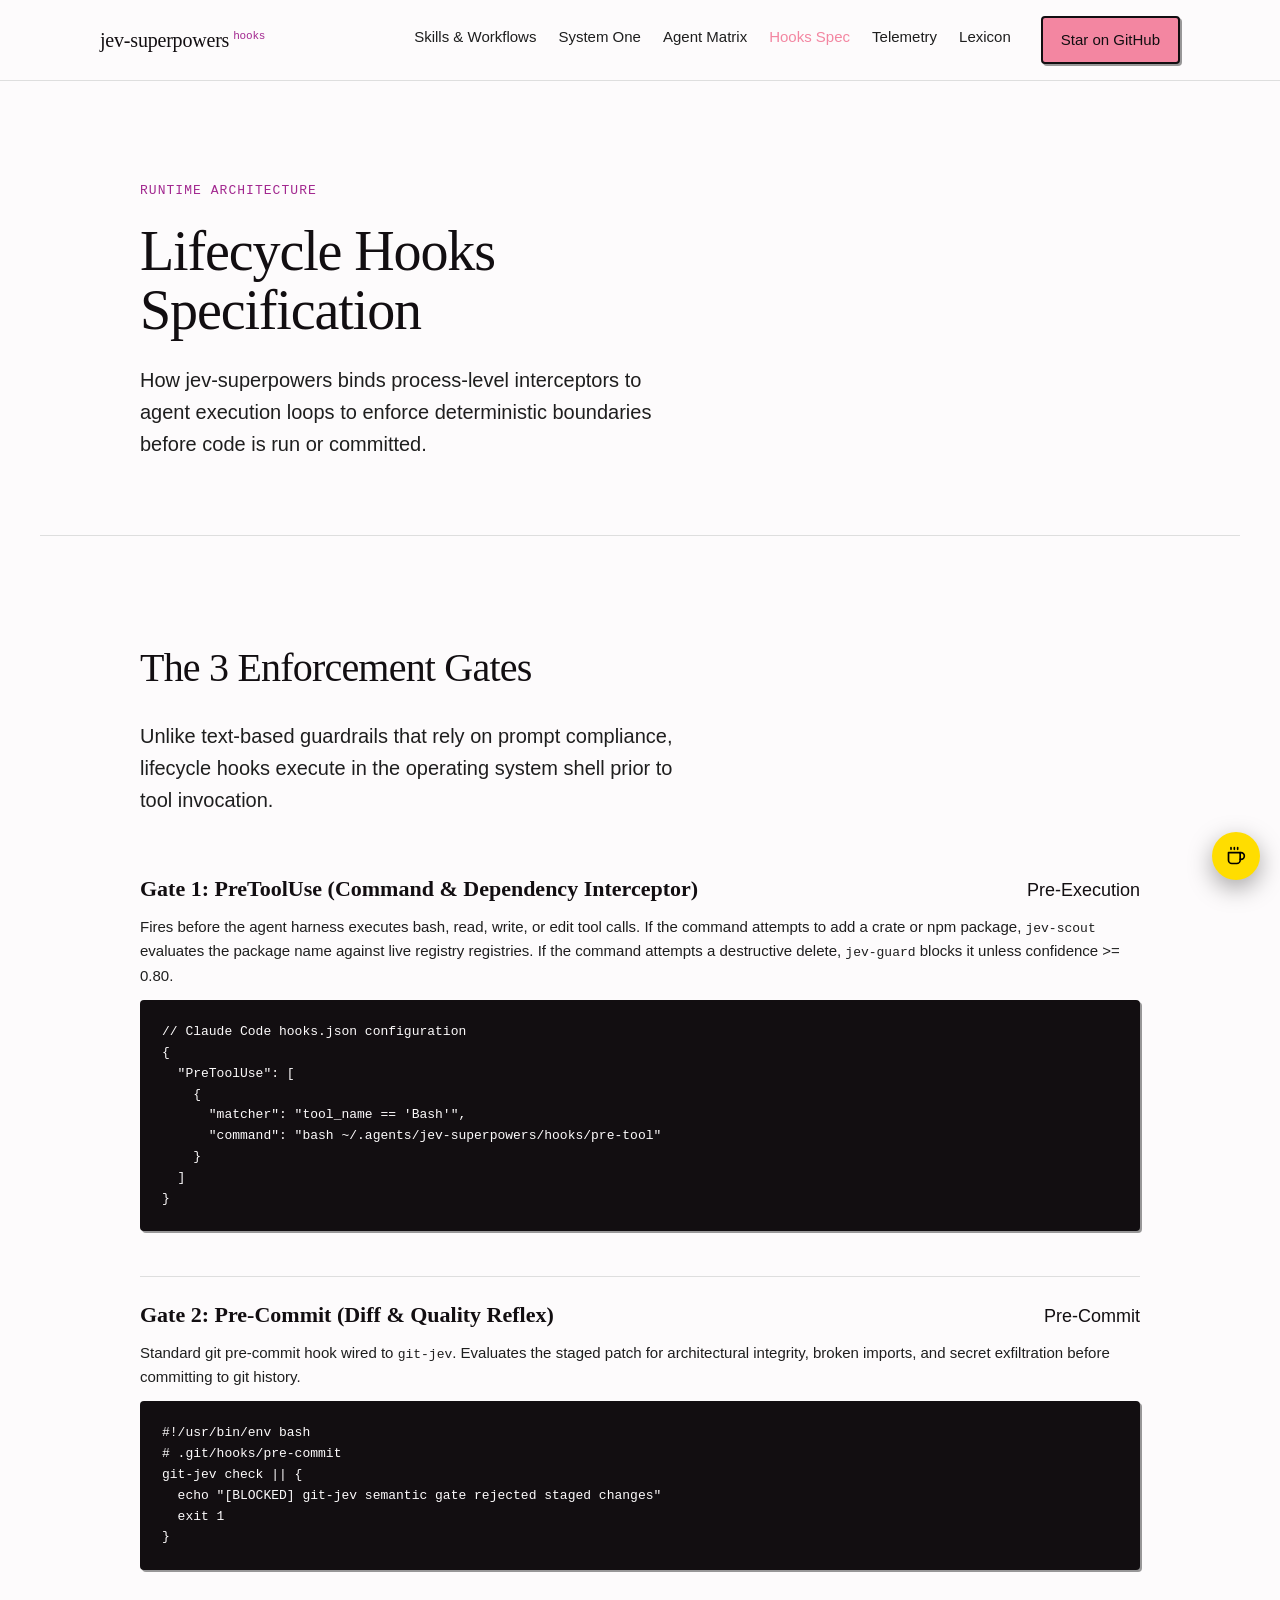
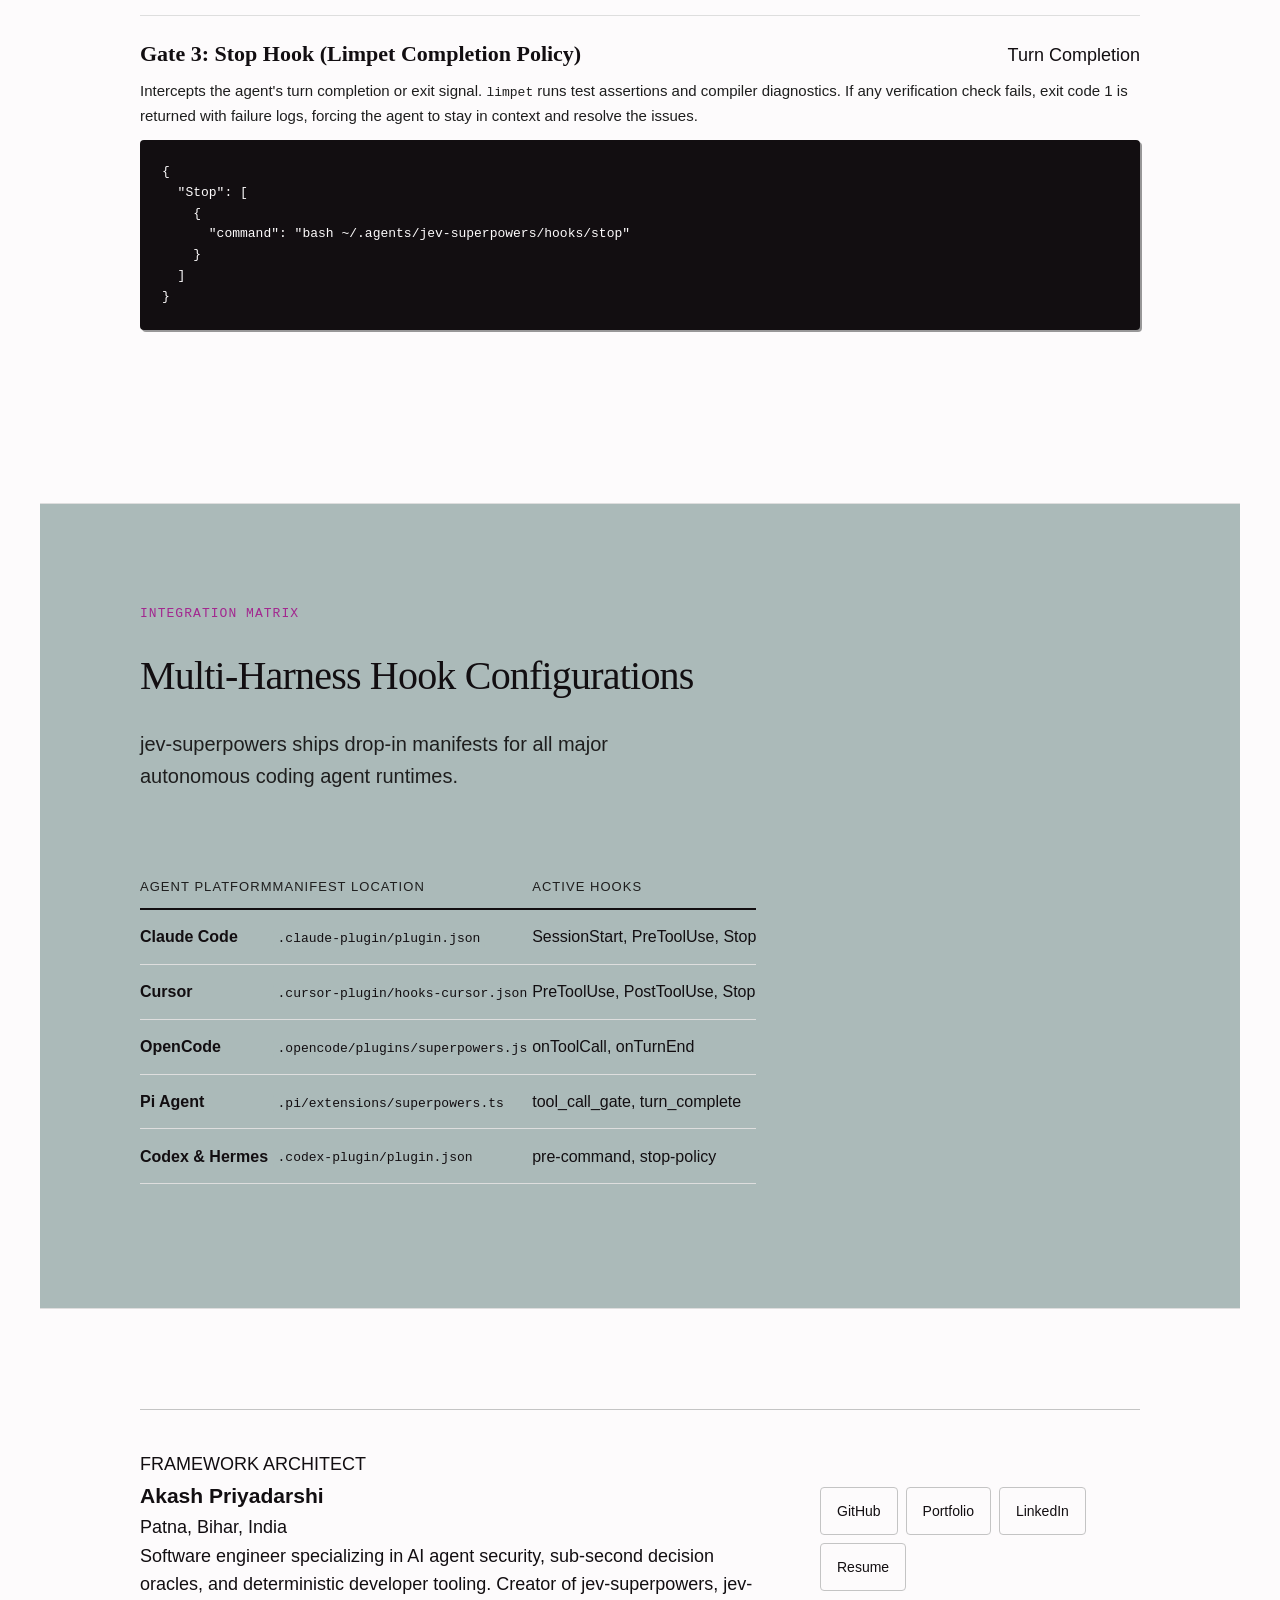
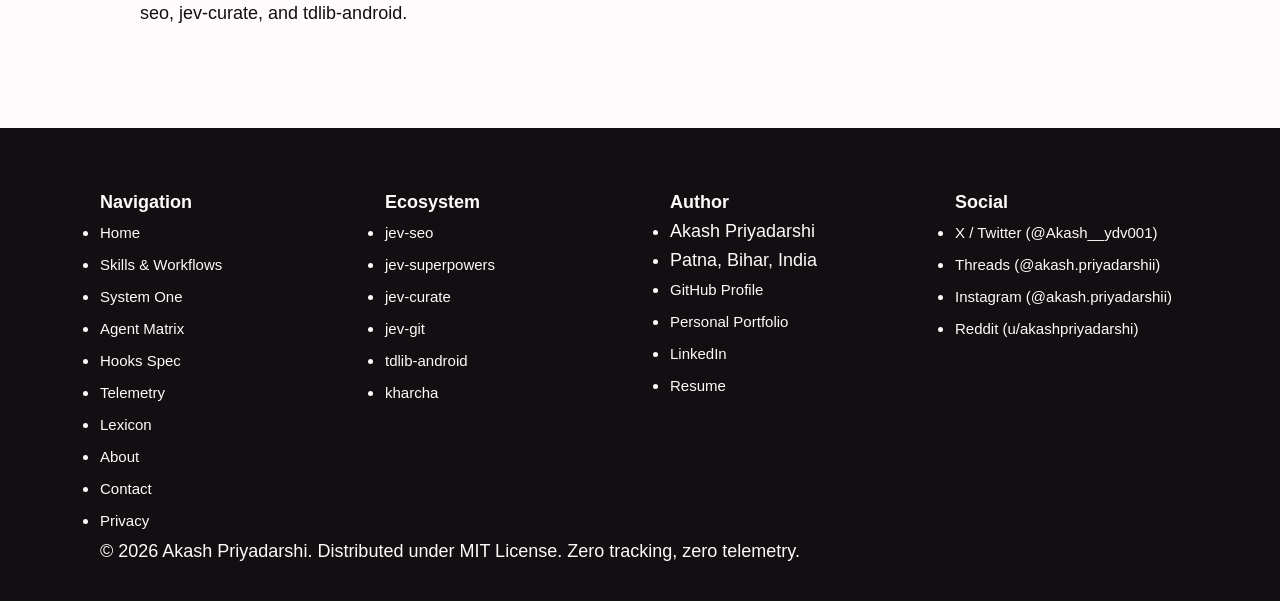
<file: site/hooks.html>
<!DOCTYPE html>
<html lang="en">
<head>
  <meta charset="utf-8">
  <meta name="viewport" content="width=device-width, initial-scale=1">
  <title>Lifecycle Hooks Specification : jev-superpowers</title>
  <meta name="description" content="Technical specification of PreToolUse, Pre-Commit, and Stop lifecycle hooks across Claude Code, Cursor, OpenCode, and Pi.">
  <link rel="canonical" href="https://jev-superpowers.vercel.app/hooks.html">
  <link rel="icon" type="image/svg+xml" href="favicon.svg">
  <meta name="robots" content="index, follow">
  <meta property="og:type" content="website">
  <meta property="og:url" content="https://jev-superpowers.vercel.app/hooks.html">
  <meta property="og:title" content="Lifecycle Hooks Specification : jev-superpowers">
  <meta property="og:description" content="Technical specification of PreToolUse, Pre-Commit, and Stop lifecycle hooks across Claude Code, Cursor, OpenCode, and Pi.">
  <meta property="og:site_name" content="jev-superpowers">
  <meta name="twitter:card" content="summary">
  <meta name="twitter:title" content="Lifecycle Hooks Specification : jev-superpowers">
  <meta name="twitter:description" content="Technical specification of PreToolUse, Pre-Commit, and Stop lifecycle hooks.">
  <link rel="stylesheet" href="style.css">
  <script type="application/ld+json">
  {
    "@context": "https://schema.org",
    "@type": "WebPage",
    "name": "Lifecycle Hooks Specification : jev-superpowers",
    "url": "https://jev-superpowers.vercel.app/hooks.html",
    "description": "Technical specification of PreToolUse, Pre-Commit, and Stop lifecycle hooks across Claude Code, Cursor, OpenCode, and Pi.",
    "author": {
      "@type": "Person",
      "name": "Akash Priyadarshi"
    }
  }
  </script>
</head>
<body>
  <header class="site-header">
    <a href="index.html" class="logo">jev-superpowers<sup>hooks</sup></a>
    <nav class="site-nav" aria-label="Main Navigation">
      <a href="workflows.html">Skills &amp; Workflows</a>
      <a href="system-one.html">System One</a>
      <a href="matrix.html">Agent Matrix</a>
      <a href="hooks.html" style="color:var(--pink);">Hooks Spec</a>
      <a href="telemetry.html">Telemetry</a>
      <a href="lexicon.html">Lexicon</a>
    </nav>
    <a href="https://github.com/AkashPriyadarshii/jev-superpowers" class="btn btn-primary nav-cta" rel="noopener">Star on GitHub</a>
    <button class="nav-toggle" aria-label="Open menu" aria-expanded="false" aria-controls="mobile-nav">
      <span></span><span></span><span></span>
    </button>
    <nav class="nav-links" id="mobile-nav" aria-label="Mobile Navigation">
      <a href="index.html">Home</a>
      <a href="workflows.html">Skills &amp; Workflows</a>
      <a href="system-one.html">System One</a>
      <a href="matrix.html">Agent Matrix</a>
      <a href="hooks.html">Hooks Spec</a>
      <a href="telemetry.html">Telemetry</a>
      <a href="lexicon.html">Lexicon</a>
      <a href="about.html">About</a>
      <a href="contact.html">Contact</a>
      <a href="https://github.com/AkashPriyadarshii/jev-superpowers">Star on GitHub</a>
    </nav>
  </header>

  <main>
    <section class="hero" style="border-bottom: 1px solid var(--grey-2); padding-bottom: 40px;">
      <div class="container">
        <p class="eyebrow">Runtime Architecture</p>
        <h1 style="font-size: clamp(34px, 5vw, 56px);">Lifecycle Hooks Specification</h1>
        <p class="lead">
          How jev-superpowers binds process-level interceptors to agent execution loops to enforce deterministic boundaries before code is run or committed.
        </p>
      </div>
    </section>

    <!-- SECTION: THE HOOK LIFECYCLE -->
    <section style="border-bottom: 1px solid var(--grey-2);">
      <div class="container">
        <h2>The 3 Enforcement Gates</h2>
        <p class="lead">
          Unlike text-based guardrails that rely on prompt compliance, lifecycle hooks execute in the operating system shell prior to tool invocation.
        </p>

        <div style="margin: 28px 0;">
          <div style="border-bottom: 1px solid var(--grey-2); padding: 20px 0;">
            <div style="display:flex; justify-content:space-between; align-items:baseline; margin-bottom:8px;">
              <strong style="font-family: var(--display); font-size: 22px; color: var(--ink);">Gate 1: PreToolUse (Command &amp; Dependency Interceptor)</strong>
              <span class="tag">Pre-Execution</span>
            </div>
            <p style="font-size: 15px; color: var(--grey-1); line-height: 1.6;">
              Fires before the agent harness executes bash, read, write, or edit tool calls. If the command attempts to add a crate or npm package, <code>jev-scout</code> evaluates the package name against live registry registries. If the command attempts a destructive delete, <code>jev-guard</code> blocks it unless confidence &gt;= 0.80.
            </p>
            <div class="code-block" style="margin-top:12px;">
              <div class="ak-code-scroll"><pre><code>// Claude Code hooks.json configuration
{
  "PreToolUse": [
    {
      "matcher": "tool_name == 'Bash'",
      "command": "bash ~/.agents/jev-superpowers/hooks/pre-tool"
    }
  ]
}</code></pre></div>
            </div>
          </div>

          <div style="border-bottom: 1px solid var(--grey-2); padding: 20px 0;">
            <div style="display:flex; justify-content:space-between; align-items:baseline; margin-bottom:8px;">
              <strong style="font-family: var(--display); font-size: 22px; color: var(--ink);">Gate 2: Pre-Commit (Diff &amp; Quality Reflex)</strong>
              <span class="tag">Pre-Commit</span>
            </div>
            <p style="font-size: 15px; color: var(--grey-1); line-height: 1.6;">
              Standard git pre-commit hook wired to <code>git-jev</code>. Evaluates the staged patch for architectural integrity, broken imports, and secret exfiltration before committing to git history.
            </p>
            <div class="code-block" style="margin-top:12px;">
              <div class="ak-code-scroll"><pre><code>#!/usr/bin/env bash
# .git/hooks/pre-commit
git-jev check || {
  echo "[BLOCKED] git-jev semantic gate rejected staged changes"
  exit 1
}</code></pre></div>
            </div>
          </div>

          <div style="padding: 20px 0;">
            <div style="display:flex; justify-content:space-between; align-items:baseline; margin-bottom:8px;">
              <strong style="font-family: var(--display); font-size: 22px; color: var(--ink);">Gate 3: Stop Hook (Limpet Completion Policy)</strong>
              <span class="tag">Turn Completion</span>
            </div>
            <p style="font-size: 15px; color: var(--grey-1); line-height: 1.6;">
              Intercepts the agent's turn completion or exit signal. <code>limpet</code> runs test assertions and compiler diagnostics. If any verification check fails, exit code 1 is returned with failure logs, forcing the agent to stay in context and resolve the issues.
            </p>
            <div class="code-block" style="margin-top:12px;">
              <div class="ak-code-scroll"><pre><code>{
  "Stop": [
    {
      "command": "bash ~/.agents/jev-superpowers/hooks/stop"
    }
  ]
}</code></pre></div>
            </div>
          </div>
        </div>
      </div>
    </section>

    <!-- SECTION: PLATFORM CONFIGURATIONS -->
    <section style="border-bottom: 1px solid var(--grey-2); background: var(--grey-4);">
      <div class="container">
        <p class="eyebrow">Integration Matrix</p>
        <h2>Multi-Harness Hook Configurations</h2>
        <p class="lead">
          jev-superpowers ships drop-in manifests for all major autonomous coding agent runtimes.
        </p>

        <div style="overflow-x:auto; margin: 24px 0;">
          <table class="flag-table">
            <thead>
              <tr>
                <th>Agent Platform</th>
                <th>Manifest Location</th>
                <th>Active Hooks</th>
              </tr>
            </thead>
            <tbody>
              <tr>
                <td><strong>Claude Code</strong></td>
                <td><code>.claude-plugin/plugin.json</code></td>
                <td>SessionStart, PreToolUse, Stop</td>
              </tr>
              <tr>
                <td><strong>Cursor</strong></td>
                <td><code>.cursor-plugin/hooks-cursor.json</code></td>
                <td>PreToolUse, PostToolUse, Stop</td>
              </tr>
              <tr>
                <td><strong>OpenCode</strong></td>
                <td><code>.opencode/plugins/superpowers.js</code></td>
                <td>onToolCall, onTurnEnd</td>
              </tr>
              <tr>
                <td><strong>Pi Agent</strong></td>
                <td><code>.pi/extensions/superpowers.ts</code></td>
                <td>tool_call_gate, turn_complete</td>
              </tr>
              <tr>
                <td><strong>Codex &amp; Hermes</strong></td>
                <td><code>.codex-plugin/plugin.json</code></td>
                <td>pre-command, stop-policy</td>
              </tr>
            </tbody>
          </table>
        </div>
      </div>
    </section>

    <!-- AUTHOR SLAB -->
    <section>
      <div class="container">
        <div class="author-slab">
          <div>
            <span class="author-tag">FRAMEWORK ARCHITECT</span>
            <h3 class="author-name">Akash Priyadarshi</h3>
            <p class="author-location">Patna, Bihar, India</p>
            <p class="author-bio">
              Software engineer specializing in AI agent security, sub-second decision oracles, and deterministic developer tooling. Creator of jev-superpowers, jev-seo, jev-curate, and tdlib-android.
            </p>
          </div>
          <div class="author-links">
            <a href="https://github.com/AkashPriyadarshii" class="author-link" rel="noopener">GitHub</a>
            <a href="https://akashpriyadarshi.vercel.app" class="author-link" rel="noopener">Portfolio</a>
            <a href="https://linkedin.com/in/akashpriyadarshii" class="author-link" rel="noopener">LinkedIn</a>
            <a href="https://akashpriyadarshii.github.io/Resume/" class="author-link" rel="noopener">Resume</a>
          </div>
        </div>
      </div>
    </section>
  </main>

  <footer class="footer">
    <div class="footer-grid">
      <div class="footer-col">
        <h4>Navigation</h4>
        <ul>
          <li><a href="index.html">Home</a></li>
          <li><a href="workflows.html">Skills &amp; Workflows</a></li>
          <li><a href="system-one.html">System One</a></li>
          <li><a href="matrix.html">Agent Matrix</a></li>
          <li><a href="hooks.html">Hooks Spec</a></li>
          <li><a href="telemetry.html">Telemetry</a></li>
          <li><a href="lexicon.html">Lexicon</a></li>
          <li><a href="about.html">About</a></li>
          <li><a href="contact.html">Contact</a></li>
          <li><a href="privacy.html">Privacy</a></li>
        </ul>
      </div>

      <div class="footer-col">
        <h4>Ecosystem</h4>
        <ul>
          <li><a href="https://github.com/AkashPriyadarshii/jev-seo" rel="noopener">jev-seo</a></li>
          <li><a href="https://github.com/AkashPriyadarshii/jev-superpowers" rel="noopener">jev-superpowers</a></li>
          <li><a href="https://github.com/AkashPriyadarshii/jev-curate" rel="noopener">jev-curate</a></li>
          <li><a href="https://github.com/AkashPriyadarshii/jev-git" rel="noopener">jev-git</a></li>
          <li><a href="https://github.com/AkashPriyadarshii/tdlib-android" rel="noopener">tdlib-android</a></li>
          <li><a href="https://github.com/AkashPriyadarshii/kharcha" rel="noopener">kharcha</a></li>
        </ul>
      </div>

      <div class="footer-col">
        <h4>Author</h4>
        <ul>
          <li>Akash Priyadarshi</li>
          <li>Patna, Bihar, India</li>
          <li><a href="https://github.com/AkashPriyadarshii" rel="noopener">GitHub Profile</a></li>
          <li><a href="https://akashpriyadarshi.vercel.app" rel="noopener">Personal Portfolio</a></li>
          <li><a href="https://linkedin.com/in/akashpriyadarshii" rel="noopener">LinkedIn</a></li>
          <li><a href="https://akashpriyadarshii.github.io/Resume/" rel="noopener">Resume</a></li>
        </ul>
      </div>

      <div class="footer-col">
        <h4>Social</h4>
        <ul>
          <li><a href="https://x.com/Akash__ydv001" rel="noopener">X / Twitter (@Akash__ydv001)</a></li>
          <li><a href="https://www.threads.net/@akash.priyadarshii" rel="noopener">Threads (@akash.priyadarshii)</a></li>
          <li><a href="https://www.instagram.com/akash.priyadarshii/" rel="noopener">Instagram (@akash.priyadarshii)</a></li>
          <li><a href="https://reddit.com/user/akashpriyadarshi" rel="noopener">Reddit (u/akashpriyadarshi)</a></li>
        </ul>
      </div>
    </div>
    <div class="footer-bottom">
      &copy; 2026 Akash Priyadarshi. Distributed under MIT License. Zero tracking, zero telemetry.
    </div>
  </footer>

  <script src="script.js"></script>
<a class="bmc-float" href="https://buymeacoffee.com/AkashPriyadarshi" target="_blank" rel="noopener noreferrer" aria-label="Support my work on Buy Me a Coffee" title="Fuel the next build"><svg viewBox="0 0 24 24" fill="none" stroke="currentColor" stroke-width="2" stroke-linecap="round" stroke-linejoin="round" aria-hidden="true"><path d="M17 8h1a4 4 0 1 1 0 8h-1" /><path d="M3 8h14v9a4 4 0 0 1-4 4H7a4 4 0 0 1-4-4Z" /><line x1="6" x2="6" y1="2" y2="4" /><line x1="10" x2="10" y1="2" y2="4" /><line x1="14" x2="14" y1="2" y2="4" /></svg></a><style>.bmc-float{position:fixed;right:20px;bottom:calc(20px + env(safe-area-inset-bottom));z-index:60;display:flex;align-items:center;justify-content:center;width:48px;height:48px;border-radius:9999px;background:#FFDD00;color:#000;box-shadow:0 8px 24px rgba(0,0,0,.35);transition:transform .2s ease}.bmc-float:hover{transform:scale(1.05)}.bmc-float svg{width:20px;height:20px}@media (prefers-reduced-motion:reduce){.bmc-float{transition:none}}@media print{.bmc-float{display:none}}</style></body>
</html>
</file>
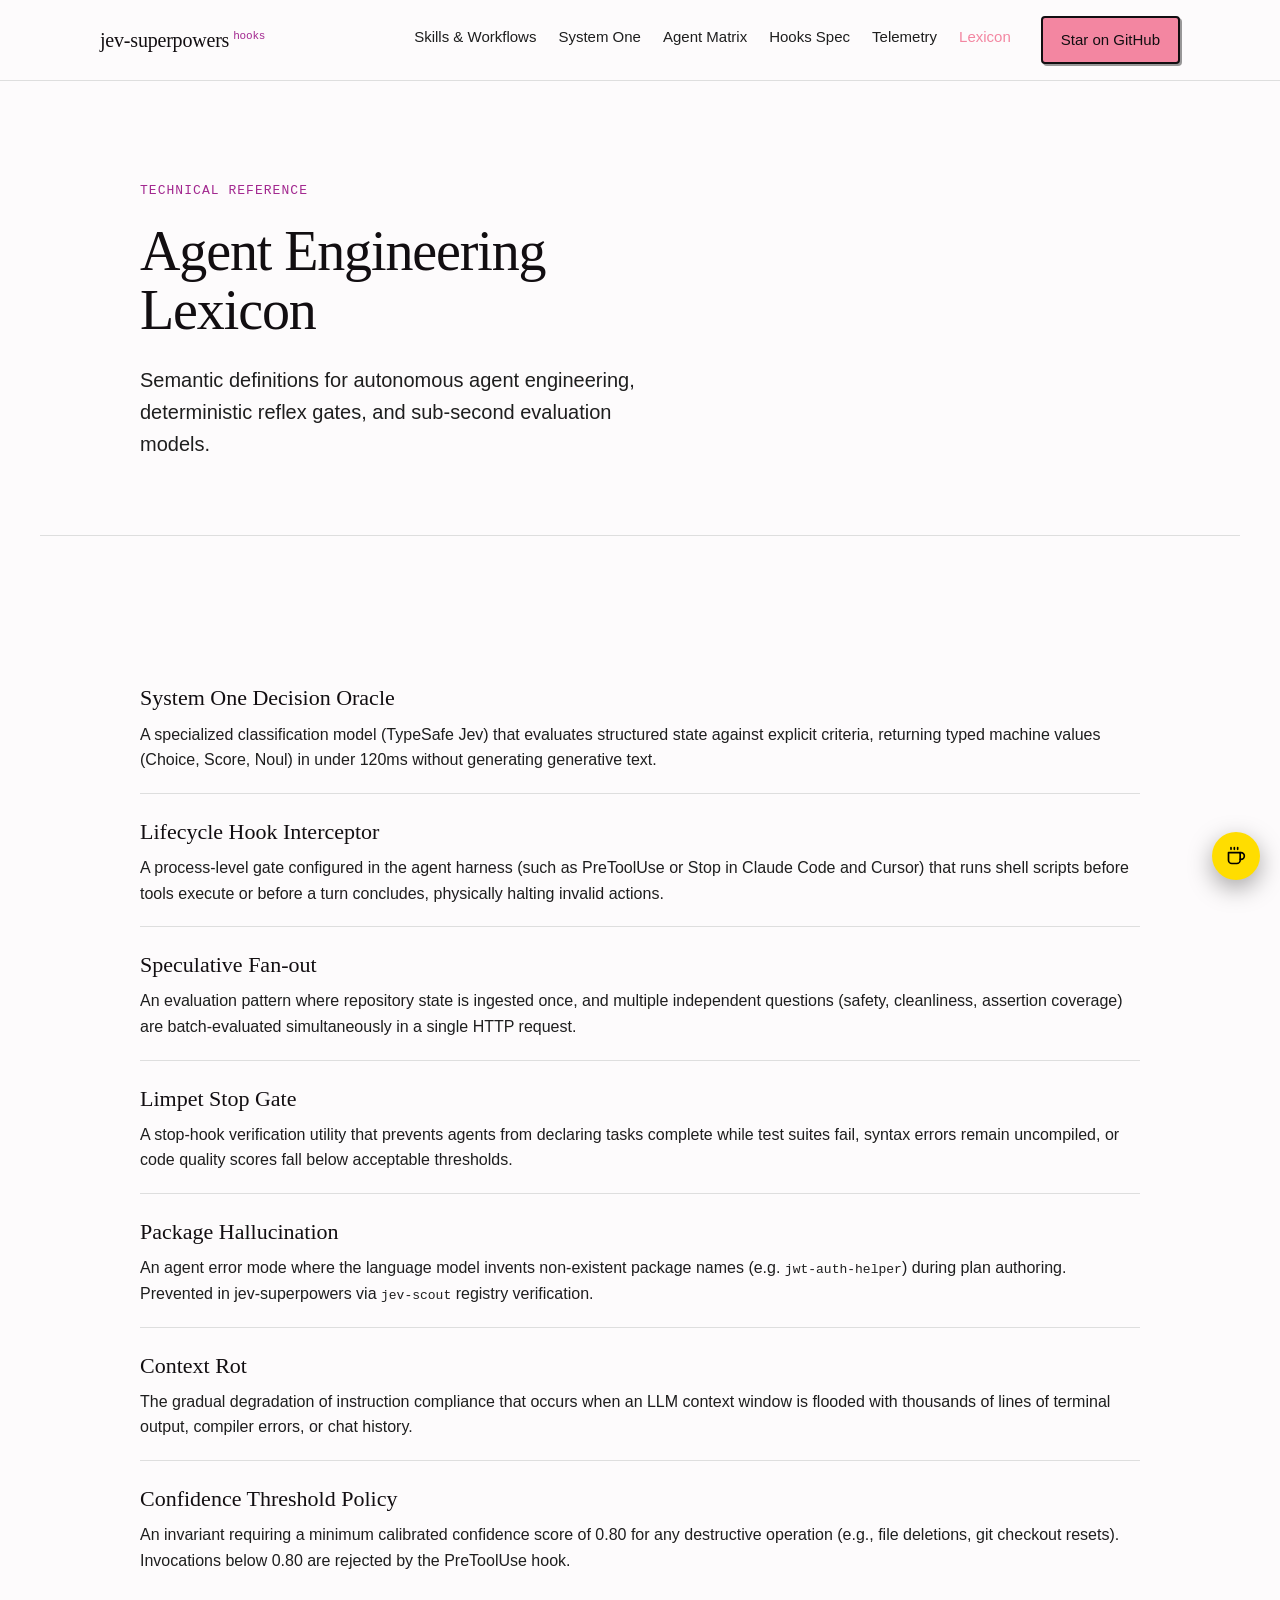
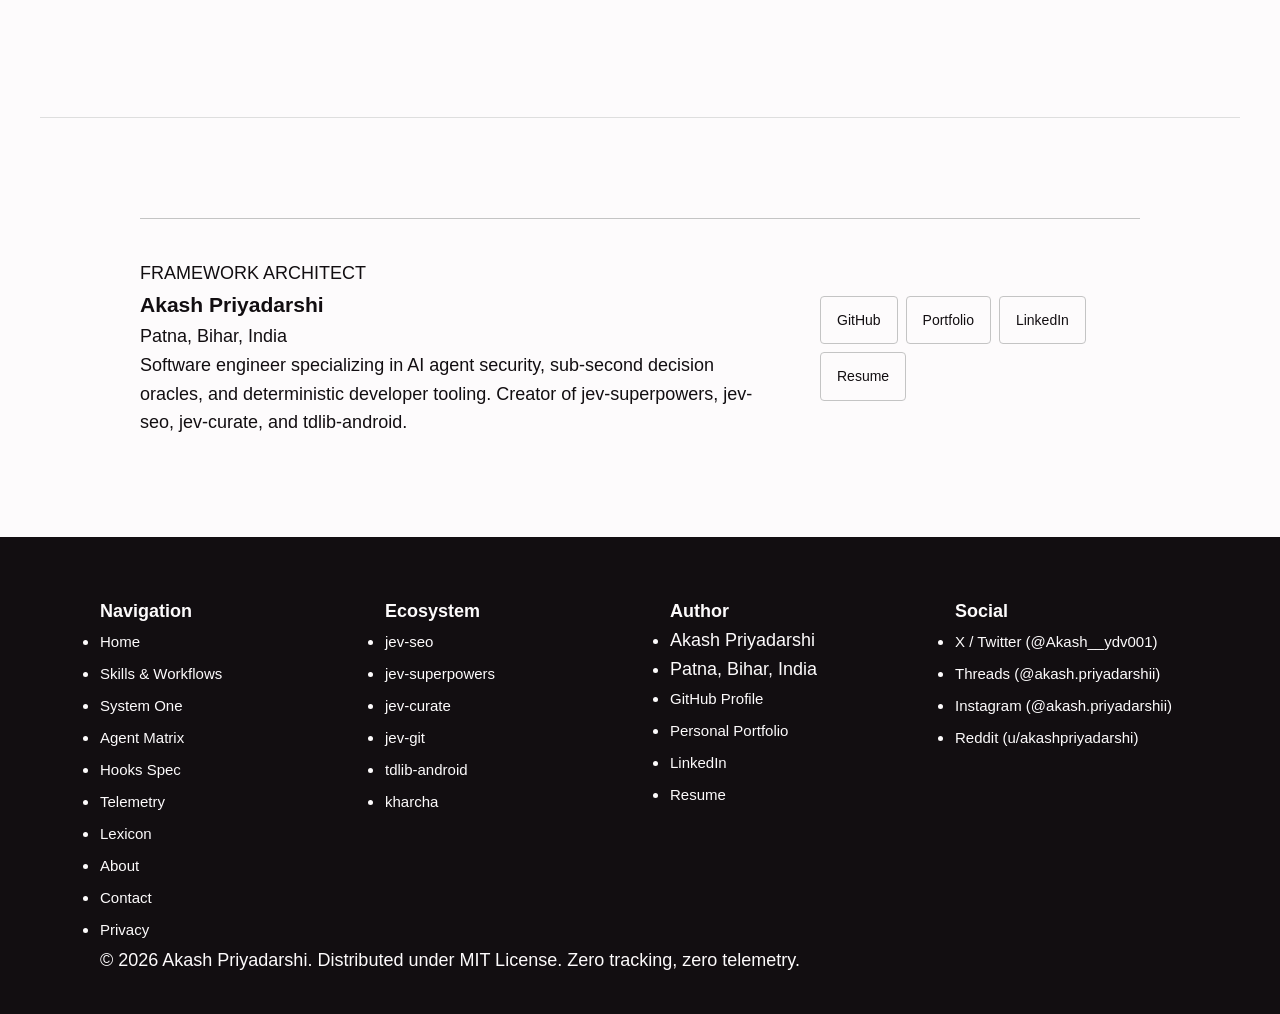
<file: site/lexicon.html>
<!DOCTYPE html>
<html lang="en">
<head>
  <meta charset="utf-8">
  <meta name="viewport" content="width=device-width, initial-scale=1">
  <title>Agent Engineering Lexicon : jev-superpowers</title>
  <meta name="description" content="Technical definitions and semantic concepts for autonomous AI coding agents, TypeSafe System One oracles, and lifecycle hook architecture.">
  <link rel="canonical" href="https://jev-superpowers.vercel.app/lexicon.html">
  <link rel="icon" type="image/svg+xml" href="favicon.svg">
  <meta name="robots" content="index, follow">
  <meta property="og:type" content="website">
  <meta property="og:url" content="https://jev-superpowers.vercel.app/lexicon.html">
  <meta property="og:title" content="Agent Engineering Lexicon : jev-superpowers">
  <meta property="og:description" content="Technical definitions and semantic concepts for autonomous AI coding agents, TypeSafe System One oracles, and lifecycle hook architecture.">
  <meta property="og:site_name" content="jev-superpowers">
  <meta name="twitter:card" content="summary">
  <meta name="twitter:title" content="Agent Engineering Lexicon : jev-superpowers">
  <meta name="twitter:description" content="Technical definitions and semantic concepts for autonomous AI coding agents.">
  <link rel="stylesheet" href="style.css">
  <script type="application/ld+json">
  {
    "@context": "https://schema.org",
    "@type": "DefinedTermSet",
    "name": "Agent Engineering Lexicon",
    "url": "https://jev-superpowers.vercel.app/lexicon.html",
    "description": "Technical definitions and semantic concepts for autonomous AI coding agents, TypeSafe System One oracles, and lifecycle hook architecture.",
    "author": {
      "@type": "Person",
      "name": "Akash Priyadarshi"
    }
  }
  </script>
</head>
<body>
  <header class="site-header">
    <a href="index.html" class="logo">jev-superpowers<sup>hooks</sup></a>
    <nav class="site-nav" aria-label="Main Navigation">
      <a href="workflows.html">Skills &amp; Workflows</a>
      <a href="system-one.html">System One</a>
      <a href="matrix.html">Agent Matrix</a>
      <a href="hooks.html">Hooks Spec</a>
      <a href="telemetry.html">Telemetry</a>
      <a href="lexicon.html" style="color:var(--pink);">Lexicon</a>
    </nav>
    <a href="https://github.com/AkashPriyadarshii/jev-superpowers" class="btn btn-primary nav-cta" rel="noopener">Star on GitHub</a>
    <button class="nav-toggle" aria-label="Open menu" aria-expanded="false" aria-controls="mobile-nav">
      <span></span><span></span><span></span>
    </button>
    <nav class="nav-links" id="mobile-nav" aria-label="Mobile Navigation">
      <a href="index.html">Home</a>
      <a href="workflows.html">Skills &amp; Workflows</a>
      <a href="system-one.html">System One</a>
      <a href="matrix.html">Agent Matrix</a>
      <a href="hooks.html">Hooks Spec</a>
      <a href="telemetry.html">Telemetry</a>
      <a href="lexicon.html">Lexicon</a>
      <a href="about.html">About</a>
      <a href="contact.html">Contact</a>
      <a href="https://github.com/AkashPriyadarshii/jev-superpowers">Star on GitHub</a>
    </nav>
  </header>

  <main>
    <section class="hero" style="border-bottom: 1px solid var(--grey-2); padding-bottom: 40px;">
      <div class="container">
        <p class="eyebrow">Technical Reference</p>
        <h1 style="font-size: clamp(34px, 5vw, 56px);">Agent Engineering Lexicon</h1>
        <p class="lead">
          Semantic definitions for autonomous agent engineering, deterministic reflex gates, and sub-second evaluation models.
        </p>
      </div>
    </section>

    <!-- SECTION: GLOSSARY DEFINITION LIST -->
    <section style="border-bottom: 1px solid var(--grey-2);">
      <div class="container">
        <dl style="margin: 24px 0;">
          <div style="border-bottom: 1px solid var(--grey-2); padding: 20px 0;">
            <dt style="font-family: var(--display); font-size: 22px; color: var(--ink); margin-bottom: 6px;">System One Decision Oracle</dt>
            <dd style="font-size: 16px; color: var(--grey-1); line-height: 1.6; margin-left: 0;">
              A specialized classification model (TypeSafe Jev) that evaluates structured state against explicit criteria, returning typed machine values (Choice, Score, Noul) in under 120ms without generating generative text.
            </dd>
          </div>

          <div style="border-bottom: 1px solid var(--grey-2); padding: 20px 0;">
            <dt style="font-family: var(--display); font-size: 22px; color: var(--ink); margin-bottom: 6px;">Lifecycle Hook Interceptor</dt>
            <dd style="font-size: 16px; color: var(--grey-1); line-height: 1.6; margin-left: 0;">
              A process-level gate configured in the agent harness (such as PreToolUse or Stop in Claude Code and Cursor) that runs shell scripts before tools execute or before a turn concludes, physically halting invalid actions.
            </dd>
          </div>

          <div style="border-bottom: 1px solid var(--grey-2); padding: 20px 0;">
            <dt style="font-family: var(--display); font-size: 22px; color: var(--ink); margin-bottom: 6px;">Speculative Fan-out</dt>
            <dd style="font-size: 16px; color: var(--grey-1); line-height: 1.6; margin-left: 0;">
              An evaluation pattern where repository state is ingested once, and multiple independent questions (safety, cleanliness, assertion coverage) are batch-evaluated simultaneously in a single HTTP request.
            </dd>
          </div>

          <div style="border-bottom: 1px solid var(--grey-2); padding: 20px 0;">
            <dt style="font-family: var(--display); font-size: 22px; color: var(--ink); margin-bottom: 6px;">Limpet Stop Gate</dt>
            <dd style="font-size: 16px; color: var(--grey-1); line-height: 1.6; margin-left: 0;">
              A stop-hook verification utility that prevents agents from declaring tasks complete while test suites fail, syntax errors remain uncompiled, or code quality scores fall below acceptable thresholds.
            </dd>
          </div>

          <div style="border-bottom: 1px solid var(--grey-2); padding: 20px 0;">
            <dt style="font-family: var(--display); font-size: 22px; color: var(--ink); margin-bottom: 6px;">Package Hallucination</dt>
            <dd style="font-size: 16px; color: var(--grey-1); line-height: 1.6; margin-left: 0;">
              An agent error mode where the language model invents non-existent package names (e.g. <code>jwt-auth-helper</code>) during plan authoring. Prevented in jev-superpowers via <code>jev-scout</code> registry verification.
            </dd>
          </div>

          <div style="border-bottom: 1px solid var(--grey-2); padding: 20px 0;">
            <dt style="font-family: var(--display); font-size: 22px; color: var(--ink); margin-bottom: 6px;">Context Rot</dt>
            <dd style="font-size: 16px; color: var(--grey-1); line-height: 1.6; margin-left: 0;">
              The gradual degradation of instruction compliance that occurs when an LLM context window is flooded with thousands of lines of terminal output, compiler errors, or chat history.
            </dd>
          </div>

          <div style="padding: 20px 0;">
            <dt style="font-family: var(--display); font-size: 22px; color: var(--ink); margin-bottom: 6px;">Confidence Threshold Policy</dt>
            <dd style="font-size: 16px; color: var(--grey-1); line-height: 1.6; margin-left: 0;">
              An invariant requiring a minimum calibrated confidence score of 0.80 for any destructive operation (e.g., file deletions, git checkout resets). Invocations below 0.80 are rejected by the PreToolUse hook.
            </dd>
          </div>
        </dl>
      </div>
    </section>

    <!-- AUTHOR SLAB -->
    <section>
      <div class="container">
        <div class="author-slab">
          <div>
            <span class="author-tag">FRAMEWORK ARCHITECT</span>
            <h3 class="author-name">Akash Priyadarshi</h3>
            <p class="author-location">Patna, Bihar, India</p>
            <p class="author-bio">
              Software engineer specializing in AI agent security, sub-second decision oracles, and deterministic developer tooling. Creator of jev-superpowers, jev-seo, jev-curate, and tdlib-android.
            </p>
          </div>
          <div class="author-links">
            <a href="https://github.com/AkashPriyadarshii" class="author-link" rel="noopener">GitHub</a>
            <a href="https://akashpriyadarshi.vercel.app" class="author-link" rel="noopener">Portfolio</a>
            <a href="https://linkedin.com/in/akashpriyadarshii" class="author-link" rel="noopener">LinkedIn</a>
            <a href="https://akashpriyadarshii.github.io/Resume/" class="author-link" rel="noopener">Resume</a>
          </div>
        </div>
      </div>
    </section>
  </main>

  <footer class="footer">
    <div class="footer-grid">
      <div class="footer-col">
        <h4>Navigation</h4>
        <ul>
          <li><a href="index.html">Home</a></li>
          <li><a href="workflows.html">Skills &amp; Workflows</a></li>
          <li><a href="system-one.html">System One</a></li>
          <li><a href="matrix.html">Agent Matrix</a></li>
          <li><a href="hooks.html">Hooks Spec</a></li>
          <li><a href="telemetry.html">Telemetry</a></li>
          <li><a href="lexicon.html">Lexicon</a></li>
          <li><a href="about.html">About</a></li>
          <li><a href="contact.html">Contact</a></li>
          <li><a href="privacy.html">Privacy</a></li>
        </ul>
      </div>

      <div class="footer-col">
        <h4>Ecosystem</h4>
        <ul>
          <li><a href="https://github.com/AkashPriyadarshii/jev-seo" rel="noopener">jev-seo</a></li>
          <li><a href="https://github.com/AkashPriyadarshii/jev-superpowers" rel="noopener">jev-superpowers</a></li>
          <li><a href="https://github.com/AkashPriyadarshii/jev-curate" rel="noopener">jev-curate</a></li>
          <li><a href="https://github.com/AkashPriyadarshii/jev-git" rel="noopener">jev-git</a></li>
          <li><a href="https://github.com/AkashPriyadarshii/tdlib-android" rel="noopener">tdlib-android</a></li>
          <li><a href="https://github.com/AkashPriyadarshii/kharcha" rel="noopener">kharcha</a></li>
        </ul>
      </div>

      <div class="footer-col">
        <h4>Author</h4>
        <ul>
          <li>Akash Priyadarshi</li>
          <li>Patna, Bihar, India</li>
          <li><a href="https://github.com/AkashPriyadarshii" rel="noopener">GitHub Profile</a></li>
          <li><a href="https://akashpriyadarshi.vercel.app" rel="noopener">Personal Portfolio</a></li>
          <li><a href="https://linkedin.com/in/akashpriyadarshii" rel="noopener">LinkedIn</a></li>
          <li><a href="https://akashpriyadarshii.github.io/Resume/" rel="noopener">Resume</a></li>
        </ul>
      </div>

      <div class="footer-col">
        <h4>Social</h4>
        <ul>
          <li><a href="https://x.com/Akash__ydv001" rel="noopener">X / Twitter (@Akash__ydv001)</a></li>
          <li><a href="https://www.threads.net/@akash.priyadarshii" rel="noopener">Threads (@akash.priyadarshii)</a></li>
          <li><a href="https://www.instagram.com/akash.priyadarshii/" rel="noopener">Instagram (@akash.priyadarshii)</a></li>
          <li><a href="https://reddit.com/user/akashpriyadarshi" rel="noopener">Reddit (u/akashpriyadarshi)</a></li>
        </ul>
      </div>
    </div>
    <div class="footer-bottom">
      &copy; 2026 Akash Priyadarshi. Distributed under MIT License. Zero tracking, zero telemetry.
    </div>
  </footer>

  <script src="script.js"></script>
<a class="bmc-float" href="https://buymeacoffee.com/AkashPriyadarshi" target="_blank" rel="noopener noreferrer" aria-label="Support my work on Buy Me a Coffee" title="Fuel the next build"><svg viewBox="0 0 24 24" fill="none" stroke="currentColor" stroke-width="2" stroke-linecap="round" stroke-linejoin="round" aria-hidden="true"><path d="M17 8h1a4 4 0 1 1 0 8h-1" /><path d="M3 8h14v9a4 4 0 0 1-4 4H7a4 4 0 0 1-4-4Z" /><line x1="6" x2="6" y1="2" y2="4" /><line x1="10" x2="10" y1="2" y2="4" /><line x1="14" x2="14" y1="2" y2="4" /></svg></a><style>.bmc-float{position:fixed;right:20px;bottom:calc(20px + env(safe-area-inset-bottom));z-index:60;display:flex;align-items:center;justify-content:center;width:48px;height:48px;border-radius:9999px;background:#FFDD00;color:#000;box-shadow:0 8px 24px rgba(0,0,0,.35);transition:transform .2s ease}.bmc-float:hover{transform:scale(1.05)}.bmc-float svg{width:20px;height:20px}@media (prefers-reduced-motion:reduce){.bmc-float{transition:none}}@media print{.bmc-float{display:none}}</style></body>
</html>
</file>
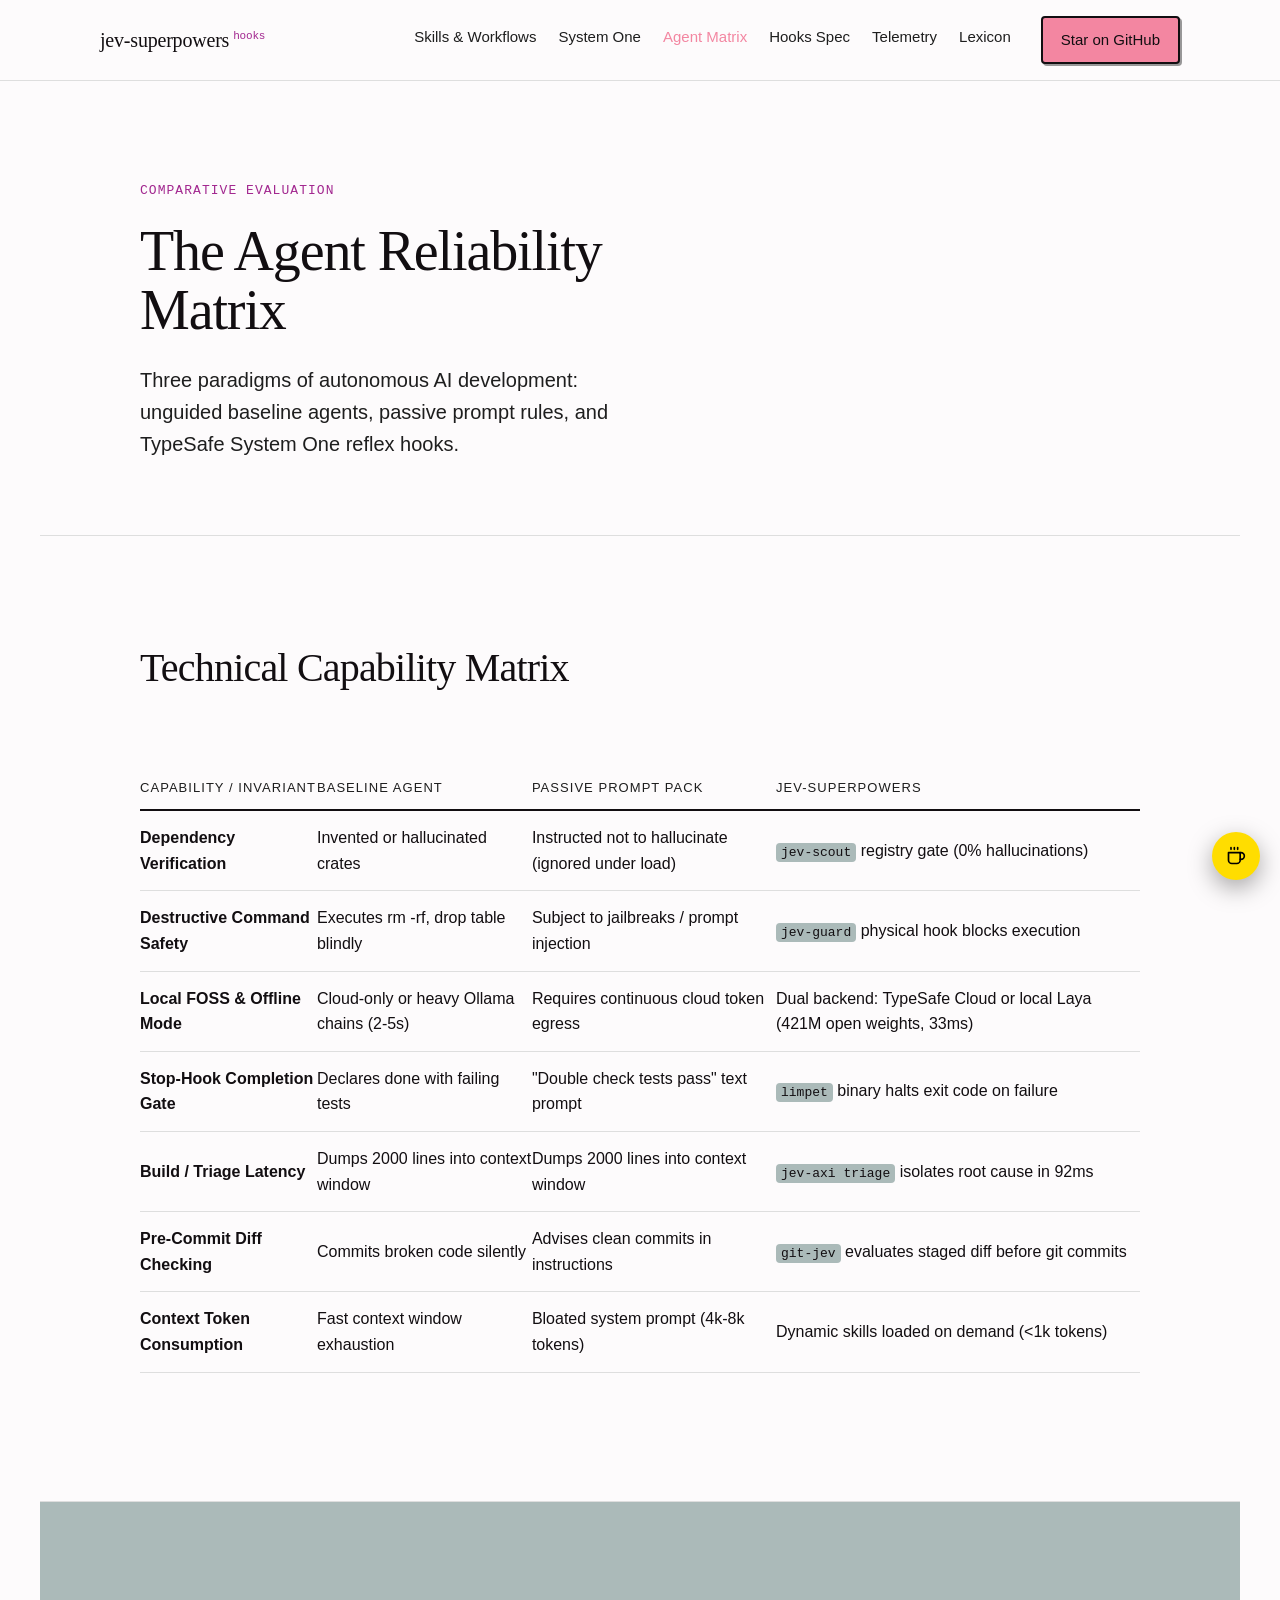
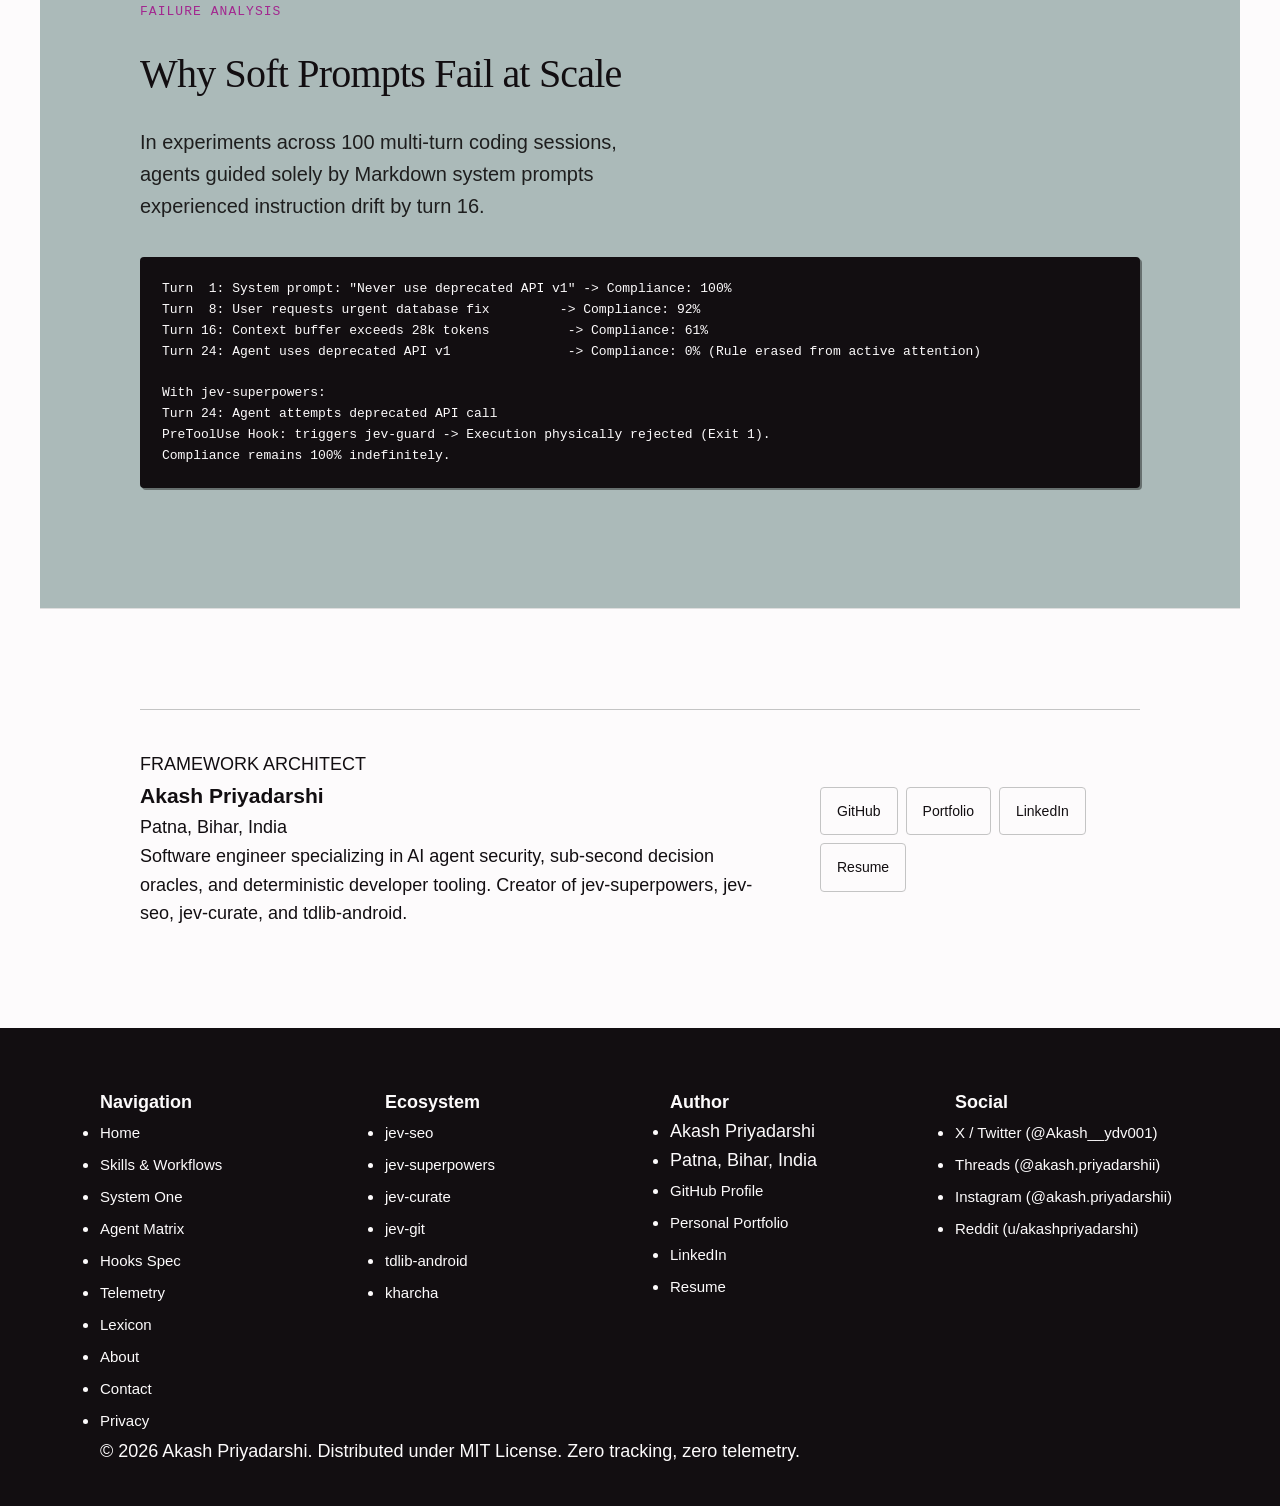
<file: site/matrix.html>
<!DOCTYPE html>
<html lang="en">
<head>
  <meta charset="utf-8">
  <meta name="viewport" content="width=device-width, initial-scale=1">
  <title>Agent Capability Matrix : jev-superpowers</title>
  <meta name="description" content="Technical comparison matrix: jev-superpowers vs unguided coding agents vs passive prompt packs.">
  <link rel="canonical" href="https://jev-superpowers.vercel.app/matrix.html">
  <link rel="icon" type="image/svg+xml" href="favicon.svg">
  <meta name="robots" content="index, follow">
  <meta property="og:type" content="website">
  <meta property="og:url" content="https://jev-superpowers.vercel.app/matrix.html">
  <meta property="og:title" content="Agent Capability Matrix : jev-superpowers">
  <meta property="og:description" content="Technical comparison matrix: jev-superpowers vs unguided coding agents vs passive prompt packs.">
  <meta property="og:site_name" content="jev-superpowers">
  <meta name="twitter:card" content="summary">
  <meta name="twitter:title" content="Agent Capability Matrix : jev-superpowers">
  <meta name="twitter:description" content="Technical comparison matrix: jev-superpowers vs unguided coding agents vs passive prompt packs.">
  <link rel="stylesheet" href="style.css">
  <script type="application/ld+json">
  {
    "@context": "https://schema.org",
    "@type": "WebPage",
    "name": "Agent Capability Matrix : jev-superpowers",
    "url": "https://jev-superpowers.vercel.app/matrix.html",
    "description": "Technical comparison matrix: jev-superpowers vs unguided coding agents vs passive prompt packs.",
    "author": {
      "@type": "Person",
      "name": "Akash Priyadarshi"
    }
  }
  </script>
</head>
<body>
  <header class="site-header">
    <a href="index.html" class="logo">jev-superpowers<sup>hooks</sup></a>
    <nav class="site-nav" aria-label="Main Navigation">
      <a href="workflows.html">Skills &amp; Workflows</a>
      <a href="system-one.html">System One</a>
      <a href="matrix.html" style="color:var(--pink);">Agent Matrix</a>
      <a href="hooks.html">Hooks Spec</a>
      <a href="telemetry.html">Telemetry</a>
      <a href="lexicon.html">Lexicon</a>
    </nav>
    <a href="https://github.com/AkashPriyadarshii/jev-superpowers" class="btn btn-primary nav-cta" rel="noopener">Star on GitHub</a>
    <button class="nav-toggle" aria-label="Open menu" aria-expanded="false" aria-controls="mobile-nav">
      <span></span><span></span><span></span>
    </button>
    <nav class="nav-links" id="mobile-nav" aria-label="Mobile Navigation">
      <a href="index.html">Home</a>
      <a href="workflows.html">Skills &amp; Workflows</a>
      <a href="system-one.html">System One</a>
      <a href="matrix.html">Agent Matrix</a>
      <a href="hooks.html">Hooks Spec</a>
      <a href="telemetry.html">Telemetry</a>
      <a href="lexicon.html">Lexicon</a>
      <a href="about.html">About</a>
      <a href="contact.html">Contact</a>
      <a href="https://github.com/AkashPriyadarshii/jev-superpowers">Star on GitHub</a>
    </nav>
  </header>

  <main>
    <section class="hero" style="border-bottom: 1px solid var(--grey-2); padding-bottom: 40px;">
      <div class="container">
        <p class="eyebrow">Comparative Evaluation</p>
        <h1 style="font-size: clamp(34px, 5vw, 56px);">The Agent Reliability Matrix</h1>
        <p class="lead">
          Three paradigms of autonomous AI development: unguided baseline agents, passive prompt rules, and TypeSafe System One reflex hooks.
        </p>
      </div>
    </section>

    <!-- SECTION: THE FULL MATRIX -->
    <section style="border-bottom: 1px solid var(--grey-2);">
      <div class="container">
        <h2>Technical Capability Matrix</h2>
        <div style="overflow-x:auto; margin: 28px 0;">
          <table class="flag-table">
            <thead>
              <tr>
                <th>Capability / Invariant</th>
                <th>Baseline Agent</th>
                <th>Passive Prompt Pack</th>
                <th>jev-superpowers</th>
              </tr>
            </thead>
            <tbody>
              <tr>
                <td><strong>Dependency Verification</strong></td>
                <td>Invented or hallucinated crates</td>
                <td>Instructed not to hallucinate (ignored under load)</td>
                <td><code>jev-scout</code> registry gate (0% hallucinations)</td>
              </tr>
              <tr>
                <td><strong>Destructive Command Safety</strong></td>
                <td>Executes rm -rf, drop table blindly</td>
                <td>Subject to jailbreaks / prompt injection</td>
                <td><code>jev-guard</code> physical hook blocks execution</td>
              </tr>
              <tr>
                <td><strong>Local FOSS &amp; Offline Mode</strong></td>
                <td>Cloud-only or heavy Ollama chains (2-5s)</td>
                <td>Requires continuous cloud token egress</td>
                <td>Dual backend: TypeSafe Cloud or local Laya (421M open weights, 33ms)</td>
              </tr>
              <tr>
                <td><strong>Stop-Hook Completion Gate</strong></td>
                <td>Declares done with failing tests</td>
                <td>"Double check tests pass" text prompt</td>
                <td><code>limpet</code> binary halts exit code on failure</td>
              </tr>
              <tr>
                <td><strong>Build / Triage Latency</strong></td>
                <td>Dumps 2000 lines into context window</td>
                <td>Dumps 2000 lines into context window</td>
                <td><code>jev-axi triage</code> isolates root cause in 92ms</td>
              </tr>
              <tr>
                <td><strong>Pre-Commit Diff Checking</strong></td>
                <td>Commits broken code silently</td>
                <td>Advises clean commits in instructions</td>
                <td><code>git-jev</code> evaluates staged diff before git commits</td>
              </tr>
              <tr>
                <td><strong>Context Token Consumption</strong></td>
                <td>Fast context window exhaustion</td>
                <td>Bloated system prompt (4k-8k tokens)</td>
                <td>Dynamic skills loaded on demand (&lt;1k tokens)</td>
              </tr>
            </tbody>
          </table>
        </div>
      </div>
    </section>

    <!-- SECTION: THE COST OF PROMPT LEAKAGE -->
    <section style="border-bottom: 1px solid var(--grey-2); background: var(--grey-4);">
      <div class="container">
        <p class="eyebrow">Failure Analysis</p>
        <h2>Why Soft Prompts Fail at Scale</h2>
        <p class="lead">
          In experiments across 100 multi-turn coding sessions, agents guided solely by Markdown system prompts experienced instruction drift by turn 16.
        </p>
        <div class="code-block" style="margin: 20px 0;">
          <div class="ak-code-scroll"><pre><code>Turn  1: System prompt: "Never use deprecated API v1" -> Compliance: 100%
Turn  8: User requests urgent database fix         -> Compliance: 92%
Turn 16: Context buffer exceeds 28k tokens          -> Compliance: 61%
Turn 24: Agent uses deprecated API v1               -> Compliance: 0% (Rule erased from active attention)

With jev-superpowers:
Turn 24: Agent attempts deprecated API call
PreToolUse Hook: triggers jev-guard -> Execution physically rejected (Exit 1).
Compliance remains 100% indefinitely.</code></pre></div>
        </div>
      </div>
    </section>

    <!-- AUTHOR SLAB -->
    <section>
      <div class="container">
        <div class="author-slab">
          <div>
            <span class="author-tag">FRAMEWORK ARCHITECT</span>
            <h3 class="author-name">Akash Priyadarshi</h3>
            <p class="author-location">Patna, Bihar, India</p>
            <p class="author-bio">
              Software engineer specializing in AI agent security, sub-second decision oracles, and deterministic developer tooling. Creator of jev-superpowers, jev-seo, jev-curate, and tdlib-android.
            </p>
          </div>
          <div class="author-links">
            <a href="https://github.com/AkashPriyadarshii" class="author-link" rel="noopener">GitHub</a>
            <a href="https://akashpriyadarshi.vercel.app" class="author-link" rel="noopener">Portfolio</a>
            <a href="https://linkedin.com/in/akashpriyadarshii" class="author-link" rel="noopener">LinkedIn</a>
            <a href="https://akashpriyadarshii.github.io/Resume/" class="author-link" rel="noopener">Resume</a>
          </div>
        </div>
      </div>
    </section>
  </main>

  <footer class="footer">
    <div class="footer-grid">
      <div class="footer-col">
        <h4>Navigation</h4>
        <ul>
          <li><a href="index.html">Home</a></li>
          <li><a href="workflows.html">Skills &amp; Workflows</a></li>
          <li><a href="system-one.html">System One</a></li>
          <li><a href="matrix.html">Agent Matrix</a></li>
          <li><a href="hooks.html">Hooks Spec</a></li>
          <li><a href="telemetry.html">Telemetry</a></li>
          <li><a href="lexicon.html">Lexicon</a></li>
          <li><a href="about.html">About</a></li>
          <li><a href="contact.html">Contact</a></li>
          <li><a href="privacy.html">Privacy</a></li>
        </ul>
      </div>

      <div class="footer-col">
        <h4>Ecosystem</h4>
        <ul>
          <li><a href="https://github.com/AkashPriyadarshii/jev-seo" rel="noopener">jev-seo</a></li>
          <li><a href="https://github.com/AkashPriyadarshii/jev-superpowers" rel="noopener">jev-superpowers</a></li>
          <li><a href="https://github.com/AkashPriyadarshii/jev-curate" rel="noopener">jev-curate</a></li>
          <li><a href="https://github.com/AkashPriyadarshii/jev-git" rel="noopener">jev-git</a></li>
          <li><a href="https://github.com/AkashPriyadarshii/tdlib-android" rel="noopener">tdlib-android</a></li>
          <li><a href="https://github.com/AkashPriyadarshii/kharcha" rel="noopener">kharcha</a></li>
        </ul>
      </div>

      <div class="footer-col">
        <h4>Author</h4>
        <ul>
          <li>Akash Priyadarshi</li>
          <li>Patna, Bihar, India</li>
          <li><a href="https://github.com/AkashPriyadarshii" rel="noopener">GitHub Profile</a></li>
          <li><a href="https://akashpriyadarshi.vercel.app" rel="noopener">Personal Portfolio</a></li>
          <li><a href="https://linkedin.com/in/akashpriyadarshii" rel="noopener">LinkedIn</a></li>
          <li><a href="https://akashpriyadarshii.github.io/Resume/" rel="noopener">Resume</a></li>
        </ul>
      </div>

      <div class="footer-col">
        <h4>Social</h4>
        <ul>
          <li><a href="https://x.com/Akash__ydv001" rel="noopener">X / Twitter (@Akash__ydv001)</a></li>
          <li><a href="https://www.threads.net/@akash.priyadarshii" rel="noopener">Threads (@akash.priyadarshii)</a></li>
          <li><a href="https://www.instagram.com/akash.priyadarshii/" rel="noopener">Instagram (@akash.priyadarshii)</a></li>
          <li><a href="https://reddit.com/user/akashpriyadarshi" rel="noopener">Reddit (u/akashpriyadarshi)</a></li>
        </ul>
      </div>
    </div>
    <div class="footer-bottom">
      &copy; 2026 Akash Priyadarshi. Distributed under MIT License. Zero tracking, zero telemetry.
    </div>
  </footer>

  <script src="script.js"></script>
<a class="bmc-float" href="https://buymeacoffee.com/AkashPriyadarshi" target="_blank" rel="noopener noreferrer" aria-label="Support my work on Buy Me a Coffee" title="Fuel the next build"><svg viewBox="0 0 24 24" fill="none" stroke="currentColor" stroke-width="2" stroke-linecap="round" stroke-linejoin="round" aria-hidden="true"><path d="M17 8h1a4 4 0 1 1 0 8h-1" /><path d="M3 8h14v9a4 4 0 0 1-4 4H7a4 4 0 0 1-4-4Z" /><line x1="6" x2="6" y1="2" y2="4" /><line x1="10" x2="10" y1="2" y2="4" /><line x1="14" x2="14" y1="2" y2="4" /></svg></a><style>.bmc-float{position:fixed;right:20px;bottom:calc(20px + env(safe-area-inset-bottom));z-index:60;display:flex;align-items:center;justify-content:center;width:48px;height:48px;border-radius:9999px;background:#FFDD00;color:#000;box-shadow:0 8px 24px rgba(0,0,0,.35);transition:transform .2s ease}.bmc-float:hover{transform:scale(1.05)}.bmc-float svg{width:20px;height:20px}@media (prefers-reduced-motion:reduce){.bmc-float{transition:none}}@media print{.bmc-float{display:none}}</style></body>
</html>
</file>
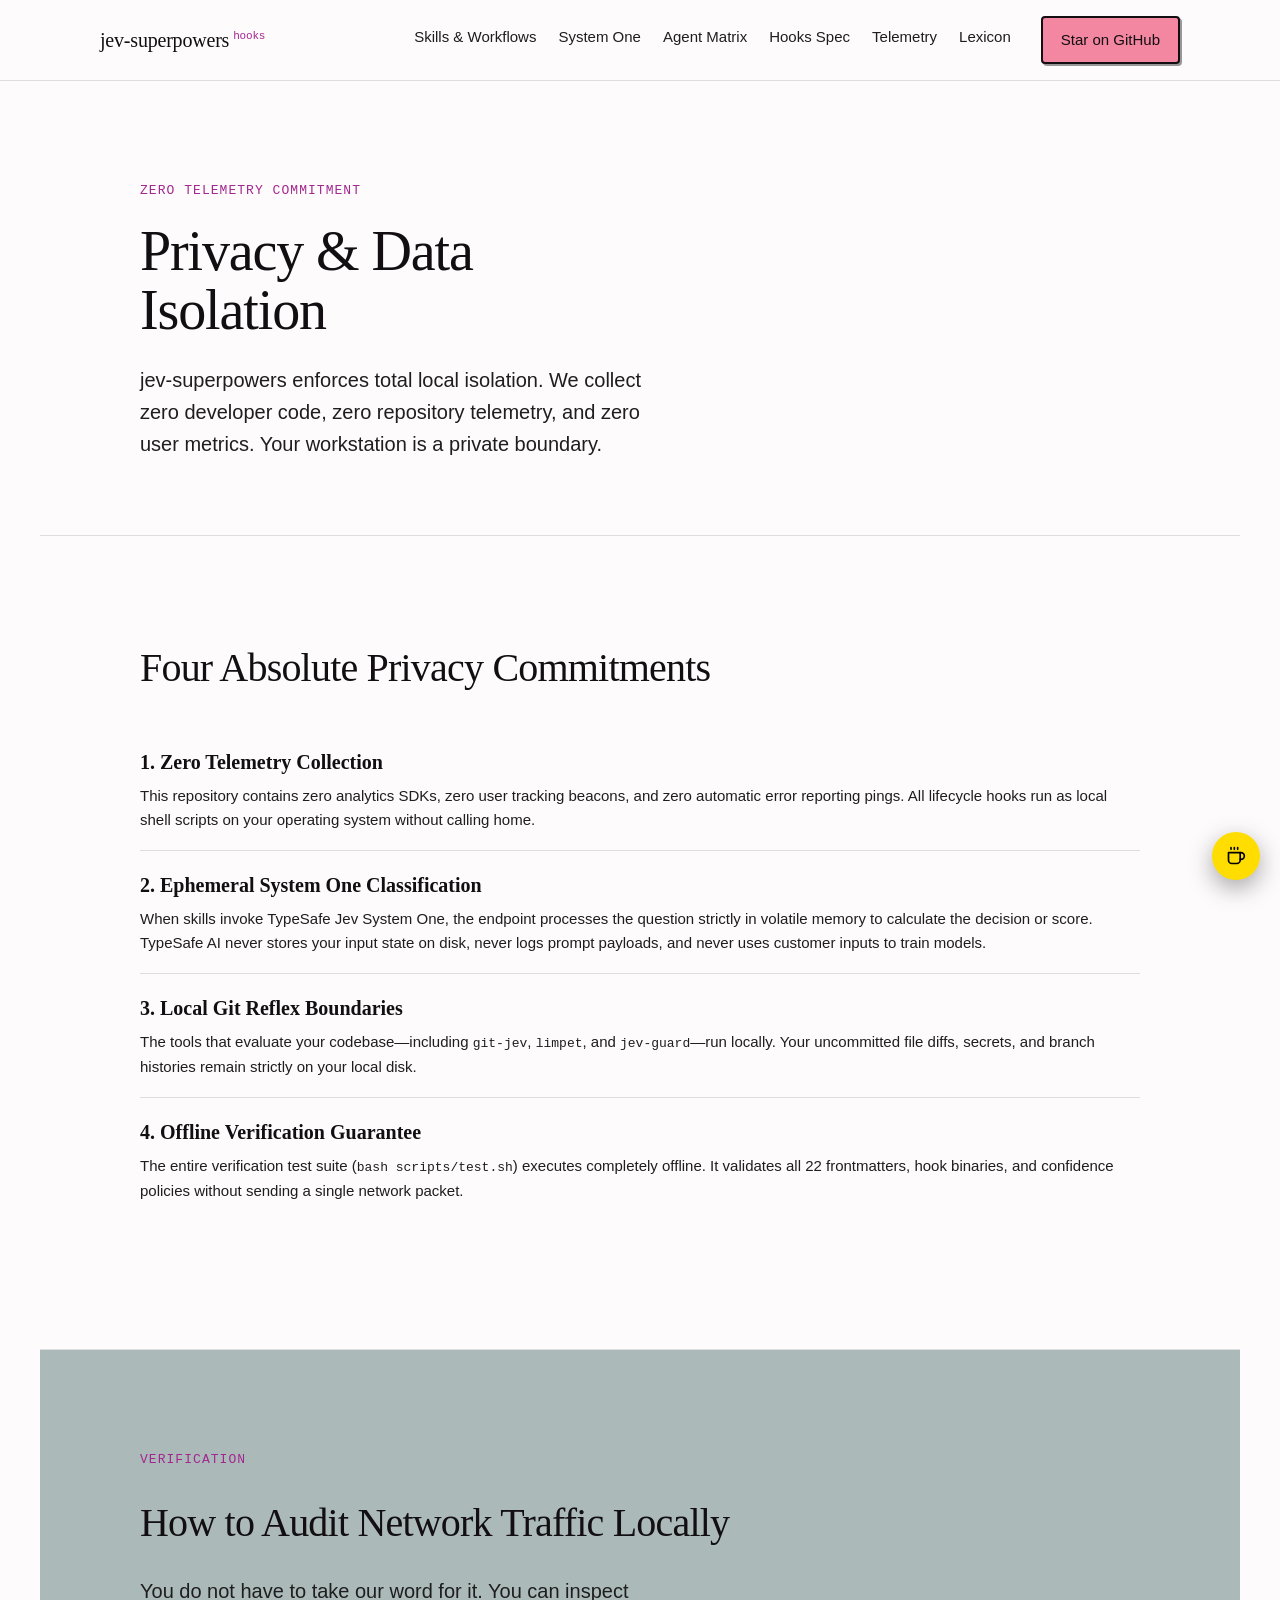
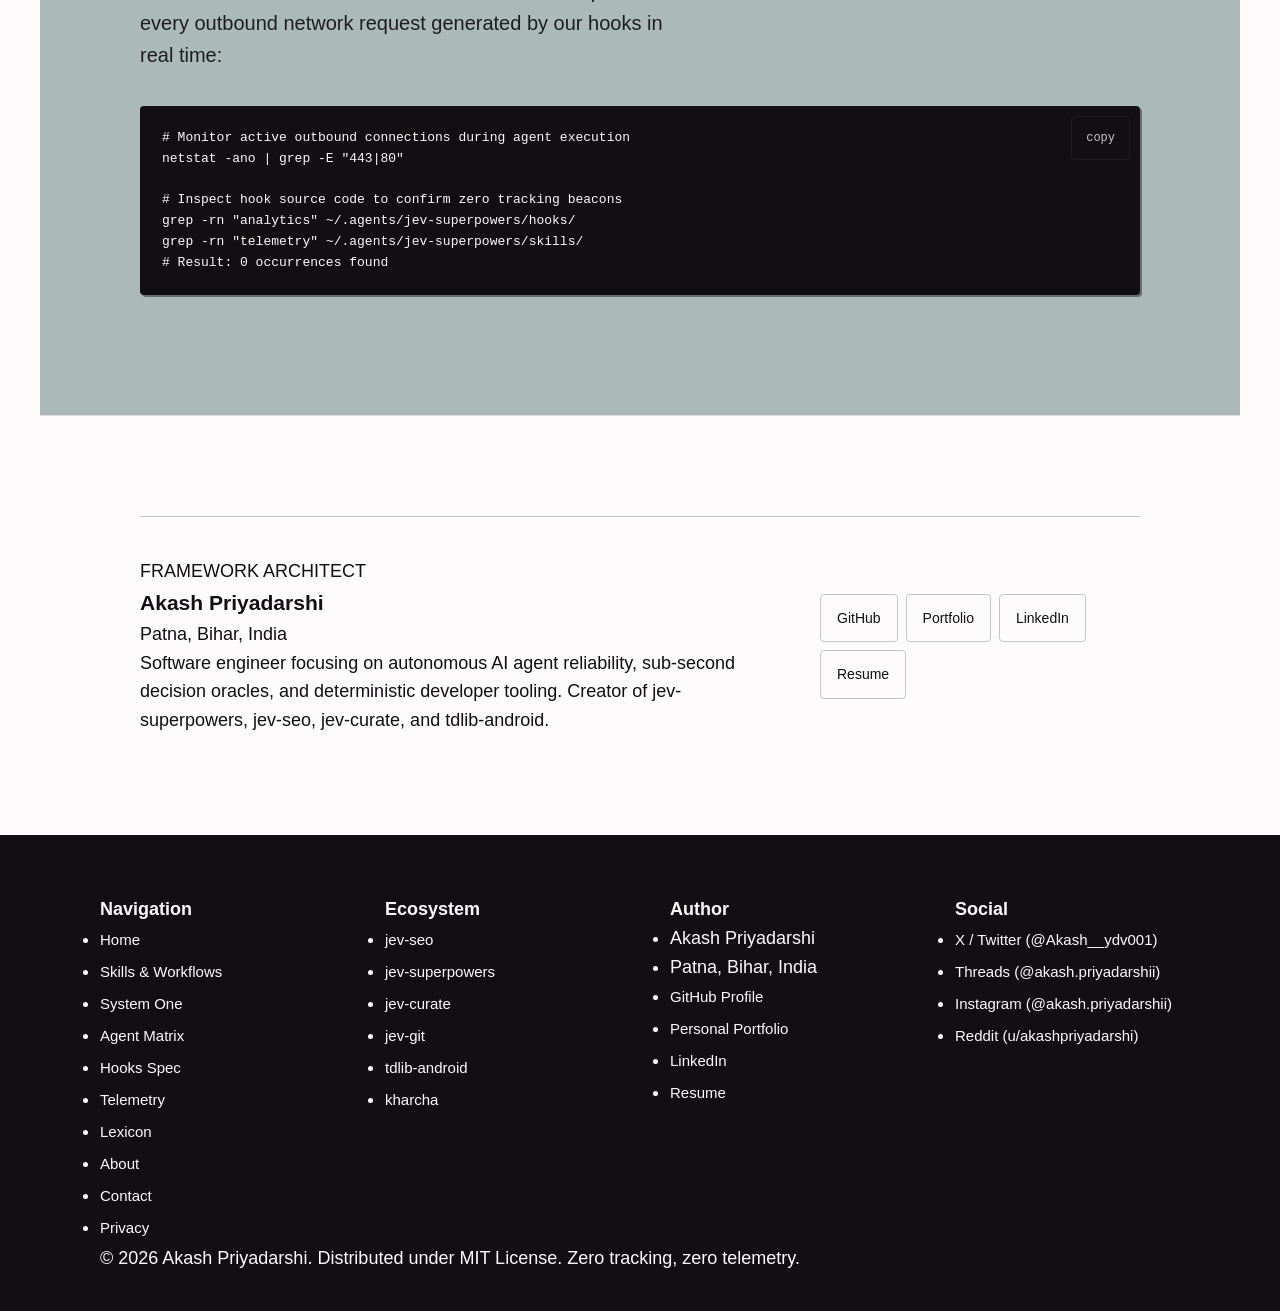
<file: site/privacy.html>
<!DOCTYPE html>
<html lang="en">
<head>
  <meta charset="utf-8">
  <meta name="viewport" content="width=device-width, initial-scale=1">
  <title>Privacy Policy : jev-superpowers</title>
  <meta name="description" content="Zero telemetry, zero remote retention, and total local execution guarantees in jev-superpowers.">
  <meta name="keywords" content="privacy policy, zero telemetry, local agent security, typesafe privacy, data isolation">
  <link rel="canonical" href="https://jev-superpowers.vercel.app/privacy.html">
  <link rel="icon" type="image/svg+xml" href="favicon.svg">
  <meta name="robots" content="index, follow">
  <meta property="og:type" content="website">
  <meta property="og:url" content="https://jev-superpowers.vercel.app/privacy.html">
  <meta property="og:title" content="Privacy Policy : jev-superpowers">
  <meta property="og:description" content="Guaranteed zero telemetry, zero retention, and local execution in jev-superpowers.">
  <meta property="og:site_name" content="jev-superpowers">
  <meta name="twitter:card" content="summary">
  <meta name="twitter:title" content="Privacy Policy : jev-superpowers">
  <meta name="twitter:description" content="Guaranteed zero telemetry, zero retention, and local execution in jev-superpowers.">
  <link rel="stylesheet" href="style.css">
  <script type="application/ld+json">
  {
    "@context": "https://schema.org",
    "@type": "WebPage",
    "name": "jev-superpowers Privacy Policy",
    "url": "https://jev-superpowers.vercel.app/privacy.html",
    "description": "Guaranteed zero telemetry, zero remote retention, and total local execution in jev-superpowers.",
    "author": {
      "@type": "Person",
      "name": "Akash Priyadarshi"
    }
  }
  </script>
</head>
<body>
  <header class="site-header">
    <a href="index.html" class="logo">jev-superpowers<sup>hooks</sup></a>
    <nav class="site-nav" aria-label="Main Navigation">
      <a href="workflows.html">Skills &amp; Workflows</a>
      <a href="system-one.html">System One</a>
      <a href="matrix.html">Agent Matrix</a>
      <a href="hooks.html">Hooks Spec</a>
      <a href="telemetry.html">Telemetry</a>
      <a href="lexicon.html">Lexicon</a>
    </nav>
    <a href="https://github.com/AkashPriyadarshii/jev-superpowers" class="btn btn-primary nav-cta" rel="noopener">Star on GitHub</a>
    <button class="nav-toggle" aria-label="Open menu" aria-expanded="false" aria-controls="mobile-nav">
      <span></span><span></span><span></span>
    </button>
    <nav class="nav-links" id="mobile-nav" aria-label="Mobile Navigation">
      <a href="index.html">Home</a>
      <a href="workflows.html">Skills &amp; Workflows</a>
      <a href="system-one.html">System One</a>
      <a href="matrix.html">Agent Matrix</a>
      <a href="hooks.html">Hooks Spec</a>
      <a href="telemetry.html">Telemetry</a>
      <a href="lexicon.html">Lexicon</a>
      <a href="about.html">About</a>
      <a href="contact.html">Contact</a>
      <a href="https://github.com/AkashPriyadarshii/jev-superpowers">Star on GitHub</a>
    </nav>
  </header>

  <main>
    <section class="hero" style="border-bottom: 1px solid var(--grey-2); padding-bottom: 40px;">
      <div class="container">
        <p class="eyebrow">Zero Telemetry Commitment</p>
        <h1 style="font-size: clamp(34px, 5vw, 56px);">Privacy &amp; Data Isolation</h1>
        <p class="lead">
          jev-superpowers enforces total local isolation. We collect zero developer code, zero repository telemetry, and zero user metrics. Your workstation is a private boundary.
        </p>
      </div>
    </section>

    <!-- SECTION: THE THREE GUARANTEES -->
    <section style="border-bottom: 1px solid var(--grey-2);">
      <div class="container">
        <h2>Four Absolute Privacy Commitments</h2>

        <div style="margin: 28px 0;">
          <div style="border-bottom: 1px solid var(--grey-2); padding: 18px 0;">
            <strong style="font-family: var(--display); font-size: 20px; color: var(--ink);">1. Zero Telemetry Collection</strong>
            <p style="font-size: 15px; color: var(--grey-1); margin-top: 6px; line-height: 1.6;">
              This repository contains zero analytics SDKs, zero user tracking beacons, and zero automatic error reporting pings. All lifecycle hooks run as local shell scripts on your operating system without calling home.
            </p>
          </div>

          <div style="border-bottom: 1px solid var(--grey-2); padding: 18px 0;">
            <strong style="font-family: var(--display); font-size: 20px; color: var(--ink);">2. Ephemeral System One Classification</strong>
            <p style="font-size: 15px; color: var(--grey-1); margin-top: 6px; line-height: 1.6;">
              When skills invoke TypeSafe Jev System One, the endpoint processes the question strictly in volatile memory to calculate the decision or score. TypeSafe AI never stores your input state on disk, never logs prompt payloads, and never uses customer inputs to train models.
            </p>
          </div>

          <div style="border-bottom: 1px solid var(--grey-2); padding: 18px 0;">
            <strong style="font-family: var(--display); font-size: 20px; color: var(--ink);">3. Local Git Reflex Boundaries</strong>
            <p style="font-size: 15px; color: var(--grey-1); margin-top: 6px; line-height: 1.6;">
              The tools that evaluate your codebase—including <code>git-jev</code>, <code>limpet</code>, and <code>jev-guard</code>—run locally. Your uncommitted file diffs, secrets, and branch histories remain strictly on your local disk.
            </p>
          </div>

          <div style="padding: 18px 0;">
            <strong style="font-family: var(--display); font-size: 20px; color: var(--ink);">4. Offline Verification Guarantee</strong>
            <p style="font-size: 15px; color: var(--grey-1); margin-top: 6px; line-height: 1.6;">
              The entire verification test suite (<code>bash scripts/test.sh</code>) executes completely offline. It validates all 22 frontmatters, hook binaries, and confidence policies without sending a single network packet.
            </p>
          </div>
        </div>
      </div>
    </section>

    <!-- SECTION: AUDIT INSTRUCTIONS -->
    <section style="border-bottom: 1px solid var(--grey-2); background: var(--grey-4);">
      <div class="container">
        <p class="eyebrow">Verification</p>
        <h2>How to Audit Network Traffic Locally</h2>
        <p class="lead">
          You do not have to take our word for it. You can inspect every outbound network request generated by our hooks in real time:
        </p>
        <div class="code-block" style="margin: 20px 0;">
          <div class="ak-code-scroll"><pre><code># Monitor active outbound connections during agent execution
netstat -ano | grep -E "443|80"

# Inspect hook source code to confirm zero tracking beacons
grep -rn "analytics" ~/.agents/jev-superpowers/hooks/
grep -rn "telemetry" ~/.agents/jev-superpowers/skills/
# Result: 0 occurrences found</code></pre></div>
          <button class="copy-btn" data-copy="grep -rn &quot;telemetry&quot; ~/.agents/jev-superpowers/skills/">copy</button>
        </div>
      </div>
    </section>

    <!-- SECTION: AUTHOR SLAB -->
    <section>
      <div class="container">
        <div class="author-slab">
          <div>
            <span class="author-tag">FRAMEWORK ARCHITECT</span>
            <h3 class="author-name">Akash Priyadarshi</h3>
            <p class="author-location">Patna, Bihar, India</p>
            <p class="author-bio">
              Software engineer focusing on autonomous AI agent reliability, sub-second decision oracles, and deterministic developer tooling. Creator of jev-superpowers, jev-seo, jev-curate, and tdlib-android.
            </p>
          </div>
          <div class="author-links">
            <a href="https://github.com/AkashPriyadarshii" class="author-link" rel="noopener">GitHub</a>
            <a href="https://akashpriyadarshi.vercel.app" class="author-link" rel="noopener">Portfolio</a>
            <a href="https://linkedin.com/in/akashpriyadarshii" class="author-link" rel="noopener">LinkedIn</a>
            <a href="https://akashpriyadarshii.github.io/Resume/" class="author-link" rel="noopener">Resume</a>
          </div>
        </div>
      </div>
    </section>
  </main>

  <footer class="footer">
    <div class="footer-grid">
      <div class="footer-col">
        <h4>Navigation</h4>
        <ul>
          <li><a href="index.html">Home</a></li>
          <li><a href="workflows.html">Skills &amp; Workflows</a></li>
          <li><a href="system-one.html">System One</a></li>
          <li><a href="matrix.html">Agent Matrix</a></li>
          <li><a href="hooks.html">Hooks Spec</a></li>
          <li><a href="telemetry.html">Telemetry</a></li>
          <li><a href="lexicon.html">Lexicon</a></li>
          <li><a href="about.html">About</a></li>
          <li><a href="contact.html">Contact</a></li>
          <li><a href="privacy.html">Privacy</a></li>
        </ul>
      </div>

      <div class="footer-col">
        <h4>Ecosystem</h4>
        <ul>
          <li><a href="https://github.com/AkashPriyadarshii/jev-seo" rel="noopener">jev-seo</a></li>
          <li><a href="https://github.com/AkashPriyadarshii/jev-superpowers" rel="noopener">jev-superpowers</a></li>
          <li><a href="https://github.com/AkashPriyadarshii/jev-curate" rel="noopener">jev-curate</a></li>
          <li><a href="https://github.com/AkashPriyadarshii/jev-git" rel="noopener">jev-git</a></li>
          <li><a href="https://github.com/AkashPriyadarshii/tdlib-android" rel="noopener">tdlib-android</a></li>
          <li><a href="https://github.com/AkashPriyadarshii/kharcha" rel="noopener">kharcha</a></li>
        </ul>
      </div>

      <div class="footer-col">
        <h4>Author</h4>
        <ul>
          <li>Akash Priyadarshi</li>
          <li>Patna, Bihar, India</li>
          <li><a href="https://github.com/AkashPriyadarshii" rel="noopener">GitHub Profile</a></li>
          <li><a href="https://akashpriyadarshi.vercel.app" rel="noopener">Personal Portfolio</a></li>
          <li><a href="https://linkedin.com/in/akashpriyadarshii" rel="noopener">LinkedIn</a></li>
          <li><a href="https://akashpriyadarshii.github.io/Resume/" rel="noopener">Resume</a></li>
        </ul>
      </div>

      <div class="footer-col">
        <h4>Social</h4>
        <ul>
          <li><a href="https://x.com/Akash__ydv001" rel="noopener">X / Twitter (@Akash__ydv001)</a></li>
          <li><a href="https://www.threads.net/@akash.priyadarshii" rel="noopener">Threads (@akash.priyadarshii)</a></li>
          <li><a href="https://www.instagram.com/akash.priyadarshii/" rel="noopener">Instagram (@akash.priyadarshii)</a></li>
          <li><a href="https://reddit.com/user/akashpriyadarshi" rel="noopener">Reddit (u/akashpriyadarshi)</a></li>
        </ul>
      </div>
    </div>
    <div class="footer-bottom">
      &copy; 2026 Akash Priyadarshi. Distributed under MIT License. Zero tracking, zero telemetry.
    </div>
  </footer>

  <script src="script.js"></script>
<a class="bmc-float" href="https://buymeacoffee.com/AkashPriyadarshi" target="_blank" rel="noopener noreferrer" aria-label="Support my work on Buy Me a Coffee" title="Fuel the next build"><svg viewBox="0 0 24 24" fill="none" stroke="currentColor" stroke-width="2" stroke-linecap="round" stroke-linejoin="round" aria-hidden="true"><path d="M17 8h1a4 4 0 1 1 0 8h-1" /><path d="M3 8h14v9a4 4 0 0 1-4 4H7a4 4 0 0 1-4-4Z" /><line x1="6" x2="6" y1="2" y2="4" /><line x1="10" x2="10" y1="2" y2="4" /><line x1="14" x2="14" y1="2" y2="4" /></svg></a><style>.bmc-float{position:fixed;right:20px;bottom:calc(20px + env(safe-area-inset-bottom));z-index:60;display:flex;align-items:center;justify-content:center;width:48px;height:48px;border-radius:9999px;background:#FFDD00;color:#000;box-shadow:0 8px 24px rgba(0,0,0,.35);transition:transform .2s ease}.bmc-float:hover{transform:scale(1.05)}.bmc-float svg{width:20px;height:20px}@media (prefers-reduced-motion:reduce){.bmc-float{transition:none}}@media print{.bmc-float{display:none}}</style></body>
</html>
</file>
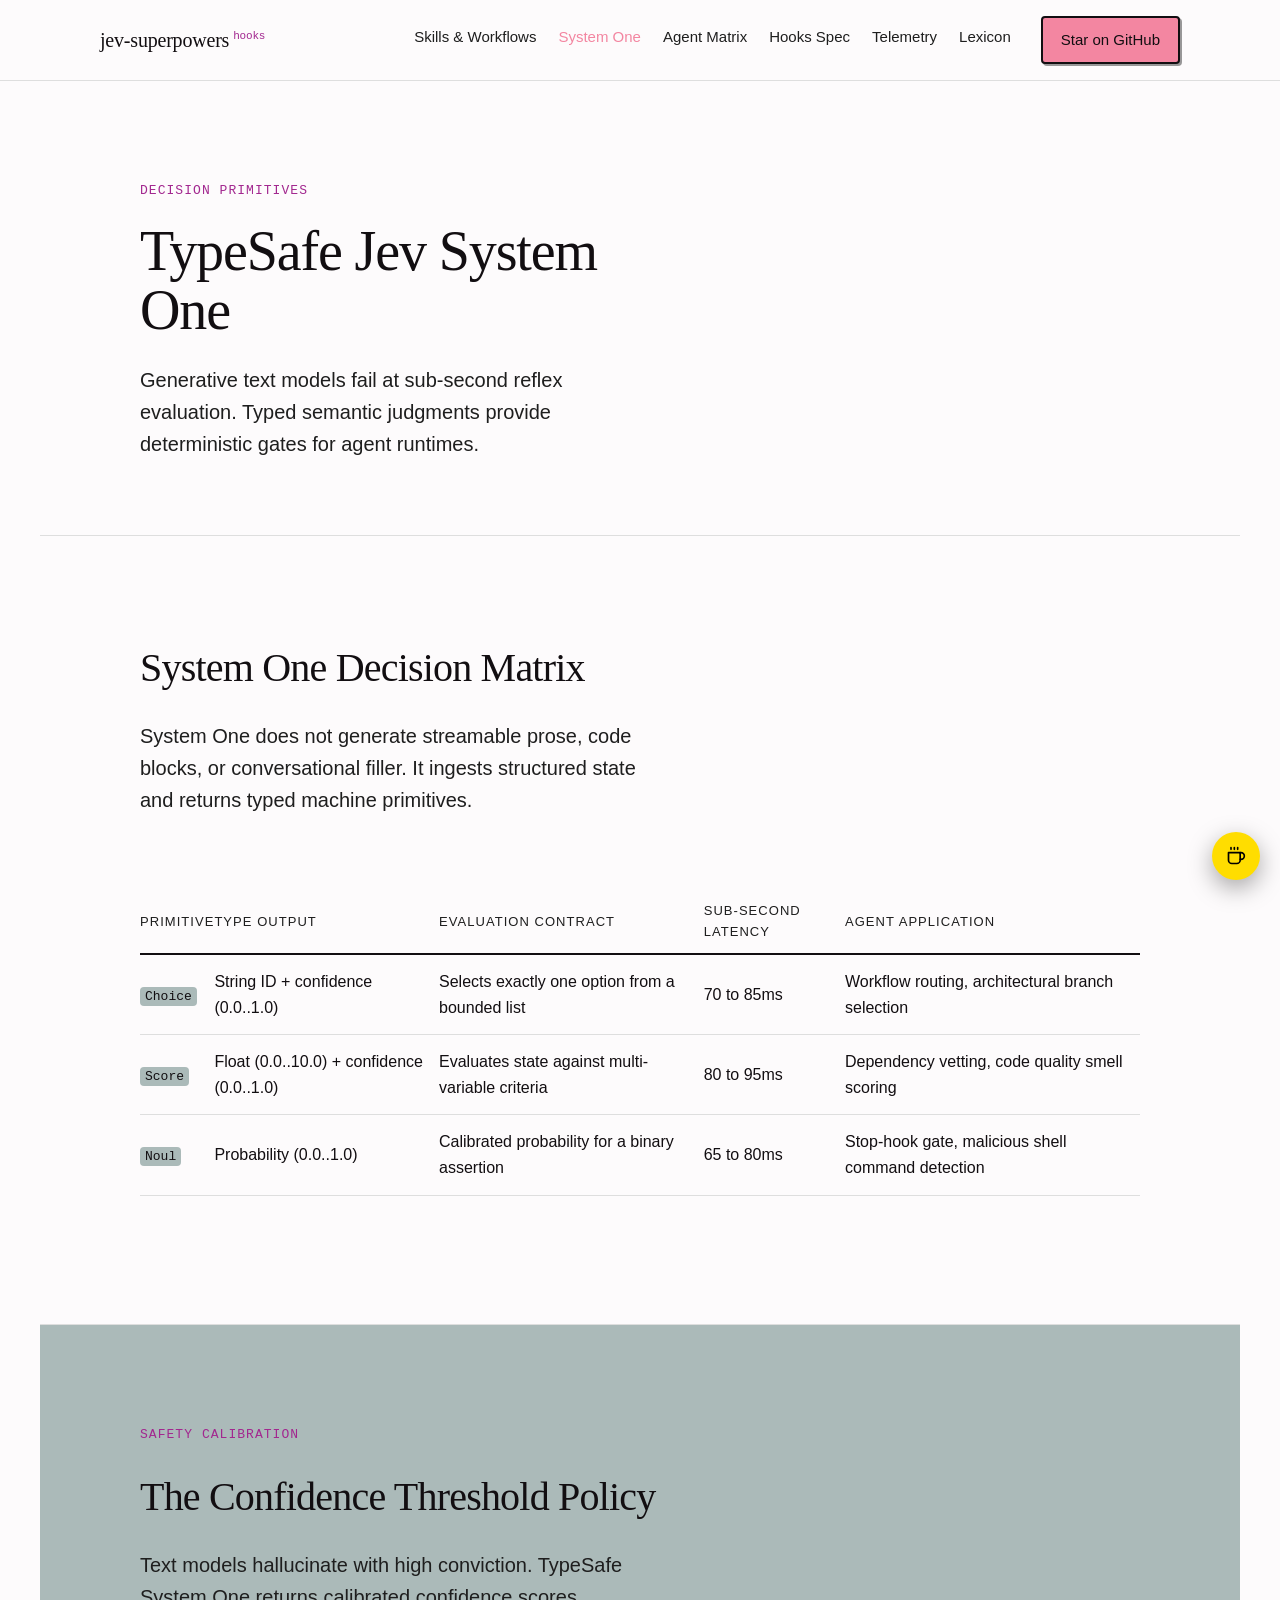
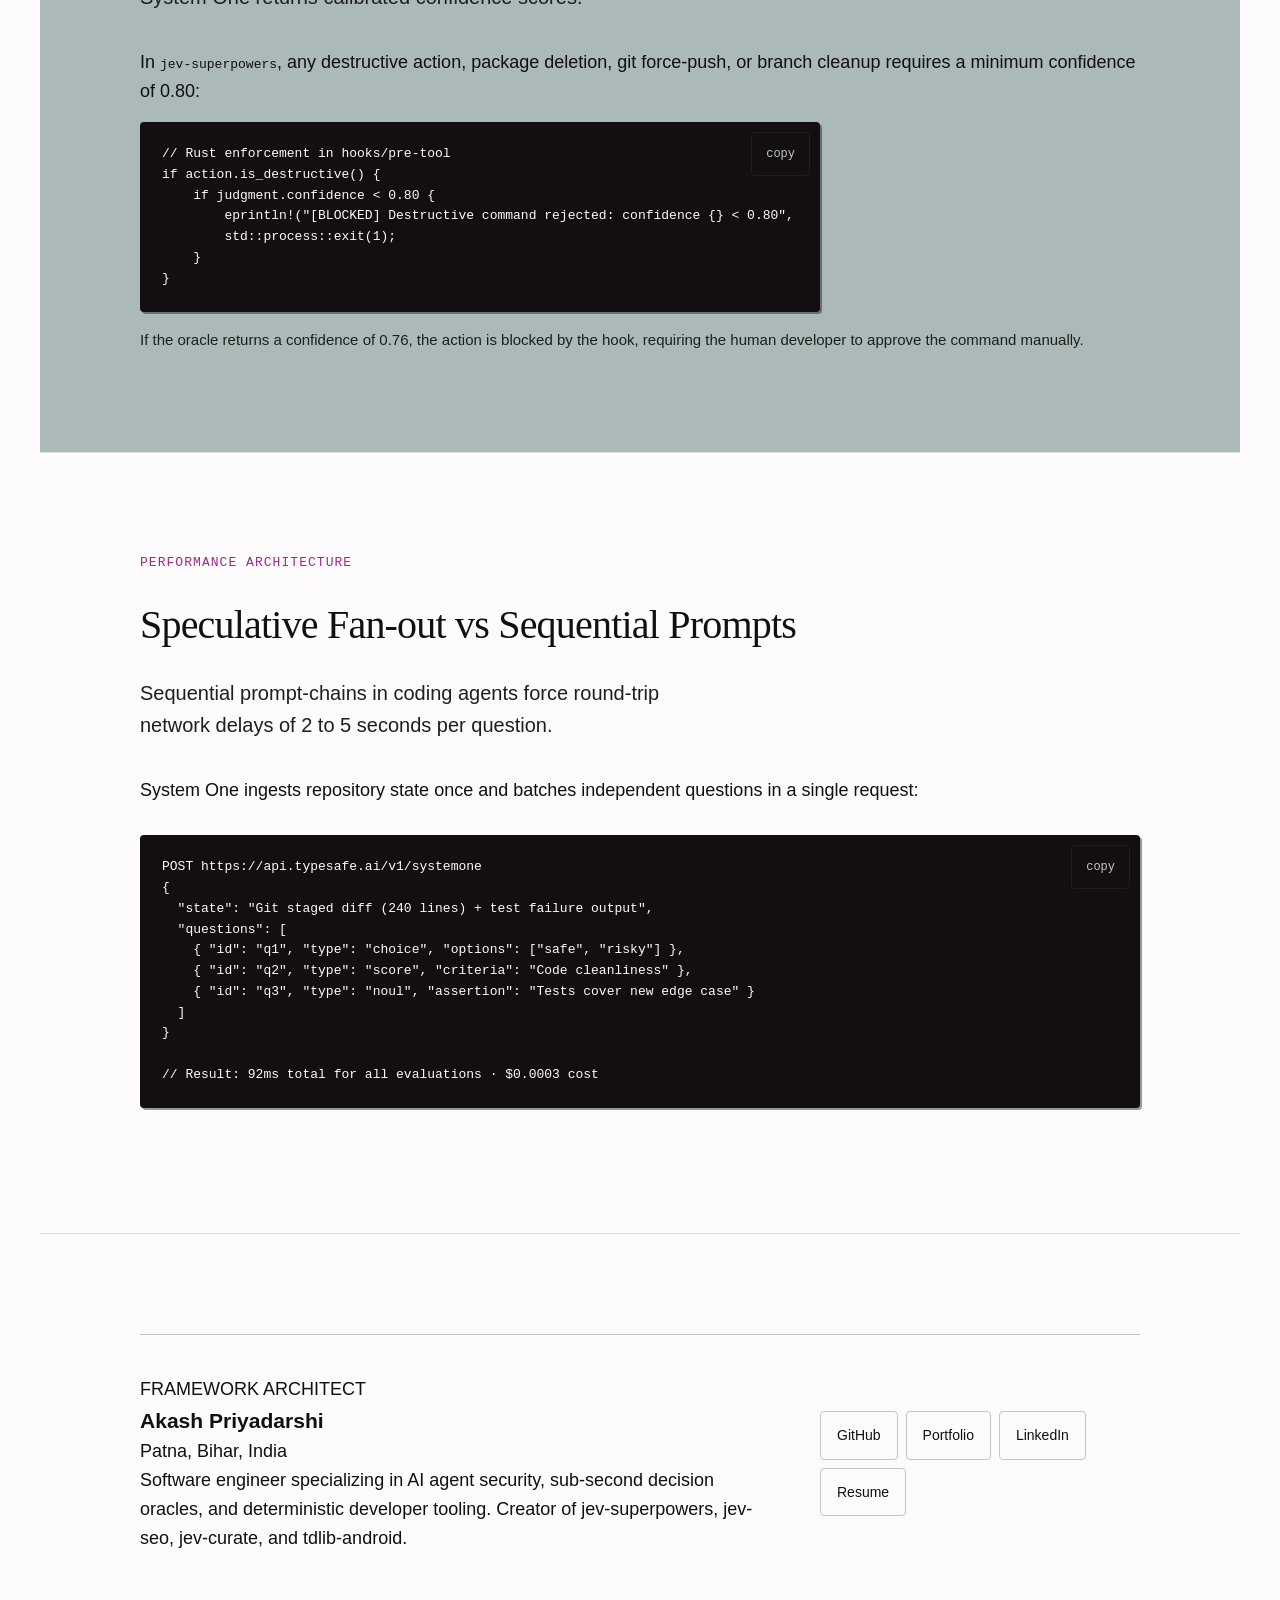
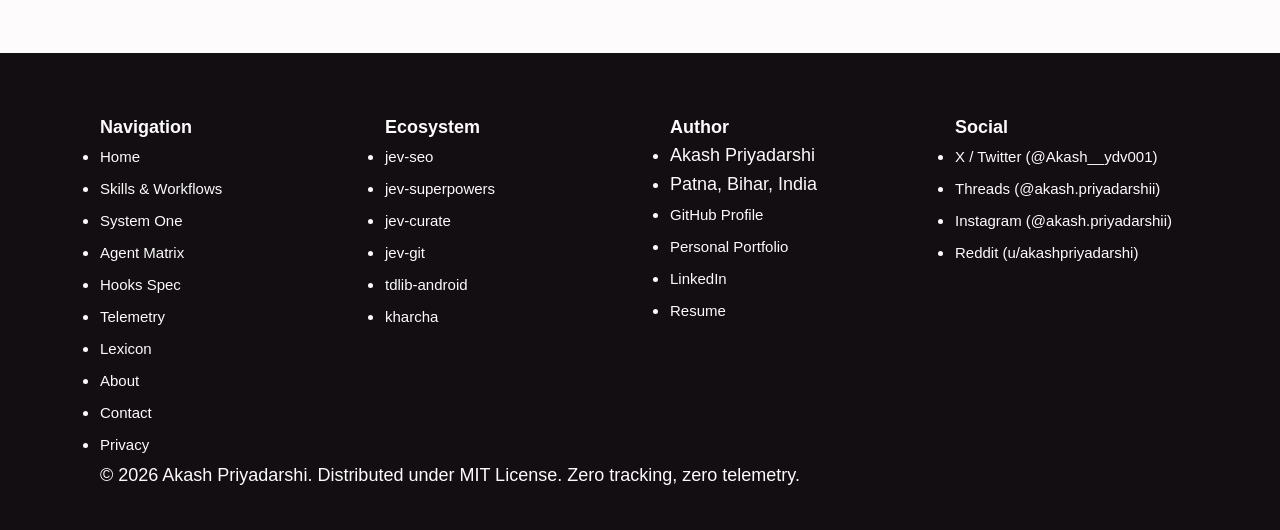
<file: site/system-one.html>
<!DOCTYPE html>
<html lang="en">
<head>
  <meta charset="utf-8">
  <meta name="viewport" content="width=device-width, initial-scale=1">
  <title>System One Primitives : jev-superpowers</title>
  <meta name="description" content="Technical specification of TypeSafe AI System One decision primitives: Choice, Score, and Noul powering sub-second agent reflex gates.">
  <link rel="canonical" href="https://jev-superpowers.vercel.app/system-one.html">
  <link rel="icon" type="image/svg+xml" href="favicon.svg">
  <meta name="robots" content="index, follow">
  <meta property="og:type" content="website">
  <meta property="og:url" content="https://jev-superpowers.vercel.app/system-one.html">
  <meta property="og:title" content="System One Primitives : jev-superpowers">
  <meta property="og:description" content="Technical specification of TypeSafe AI System One decision primitives: Choice, Score, and Noul powering sub-second agent reflex gates.">
  <meta property="og:site_name" content="jev-superpowers">
  <meta name="twitter:card" content="summary">
  <meta name="twitter:title" content="System One Primitives : jev-superpowers">
  <meta name="twitter:description" content="Technical specification of TypeSafe AI System One decision primitives.">
  <link rel="stylesheet" href="style.css">
  <script type="application/ld+json">
  {
    "@context": "https://schema.org",
    "@type": "WebPage",
    "name": "System One Primitives : jev-superpowers",
    "url": "https://jev-superpowers.vercel.app/system-one.html",
    "description": "Technical specification of TypeSafe AI System One decision primitives: Choice, Score, and Noul powering sub-second agent reflex gates.",
    "author": {
      "@type": "Person",
      "name": "Akash Priyadarshi"
    }
  }
  </script>
</head>
<body>
  <header class="site-header">
    <a href="index.html" class="logo">jev-superpowers<sup>hooks</sup></a>
    <nav class="site-nav" aria-label="Main Navigation">
      <a href="workflows.html">Skills &amp; Workflows</a>
      <a href="system-one.html" style="color:var(--pink);">System One</a>
      <a href="matrix.html">Agent Matrix</a>
      <a href="hooks.html">Hooks Spec</a>
      <a href="telemetry.html">Telemetry</a>
      <a href="lexicon.html">Lexicon</a>
    </nav>
    <a href="https://github.com/AkashPriyadarshii/jev-superpowers" class="btn btn-primary nav-cta" rel="noopener">Star on GitHub</a>
    <button class="nav-toggle" aria-label="Open menu" aria-expanded="false" aria-controls="mobile-nav">
      <span></span><span></span><span></span>
    </button>
    <nav class="nav-links" id="mobile-nav" aria-label="Mobile Navigation">
      <a href="index.html">Home</a>
      <a href="workflows.html">Skills &amp; Workflows</a>
      <a href="system-one.html">System One</a>
      <a href="matrix.html">Agent Matrix</a>
      <a href="hooks.html">Hooks Spec</a>
      <a href="telemetry.html">Telemetry</a>
      <a href="lexicon.html">Lexicon</a>
      <a href="about.html">About</a>
      <a href="contact.html">Contact</a>
      <a href="https://github.com/AkashPriyadarshii/jev-superpowers">Star on GitHub</a>
    </nav>
  </header>

  <main>
    <section class="hero" style="border-bottom: 1px solid var(--grey-2); padding-bottom: 40px;">
      <div class="container">
        <p class="eyebrow">Decision Primitives</p>
        <h1 style="font-size: clamp(34px, 5vw, 56px);">TypeSafe Jev System One</h1>
        <p class="lead">
          Generative text models fail at sub-second reflex evaluation. Typed semantic judgments provide deterministic gates for agent runtimes.
        </p>
      </div>
    </section>

    <!-- SECTION: PRIMITIVES SPECIFICATION TABLE -->
    <section style="border-bottom: 1px solid var(--grey-2);">
      <div class="container">
        <h2>System One Decision Matrix</h2>
        <p class="lead">
          System One does not generate streamable prose, code blocks, or conversational filler. It ingests structured state and returns typed machine primitives.
        </p>

        <div style="overflow-x:auto; margin: 28px 0;">
          <table class="flag-table">
            <thead>
              <tr>
                <th>Primitive</th>
                <th>Type Output</th>
                <th>Evaluation Contract</th>
                <th>Sub-Second Latency</th>
                <th>Agent Application</th>
              </tr>
            </thead>
            <tbody>
              <tr>
                <td><code>Choice</code></td>
                <td>String ID + confidence (0.0..1.0)</td>
                <td>Selects exactly one option from a bounded list</td>
                <td>70 to 85ms</td>
                <td>Workflow routing, architectural branch selection</td>
              </tr>
              <tr>
                <td><code>Score</code></td>
                <td>Float (0.0..10.0) + confidence (0.0..1.0)</td>
                <td>Evaluates state against multi-variable criteria</td>
                <td>80 to 95ms</td>
                <td>Dependency vetting, code quality smell scoring</td>
              </tr>
              <tr>
                <td><code>Noul</code></td>
                <td>Probability (0.0..1.0)</td>
                <td>Calibrated probability for a binary assertion</td>
                <td>65 to 80ms</td>
                <td>Stop-hook gate, malicious shell command detection</td>
              </tr>
            </tbody>
          </table>
        </div>
      </div>
    </section>

    <!-- SECTION: CONFIDENCE CONTRACT -->
    <section style="border-bottom: 1px solid var(--grey-2); background: var(--grey-4);">
      <div class="container">
        <p class="eyebrow">Safety Calibration</p>
        <h2>The Confidence Threshold Policy</h2>
        <p class="lead">
          Text models hallucinate with high conviction. TypeSafe System One returns calibrated confidence scores.
        </p>
        <p>
          In <code>jev-superpowers</code>, any destructive action, package deletion, git force-push, or branch cleanup requires a minimum confidence of 0.80:
        </p>
        <div class="code-block" style="max-width: 680px; margin: 16px 0;">
          <div class="ak-code-scroll"><pre><code>// Rust enforcement in hooks/pre-tool
if action.is_destructive() {
    if judgment.confidence &lt; 0.80 {
        eprintln!("[BLOCKED] Destructive command rejected: confidence {} &lt; 0.80", judgment.confidence);
        std::process::exit(1);
    }
}</code></pre></div>
          <button class="copy-btn" data-copy="if judgment.confidence &lt; 0.80 { std::process::exit(1); }">copy</button>
        </div>
        <p style="font-size:15px; color:var(--grey-1); line-height:1.6;">
          If the oracle returns a confidence of 0.76, the action is blocked by the hook, requiring the human developer to approve the command manually.
        </p>
      </div>
    </section>

    <!-- SECTION: SPECULATIVE FAN-OUT -->
    <section style="border-bottom: 1px solid var(--grey-2);">
      <div class="container">
        <p class="eyebrow">Performance Architecture</p>
        <h2>Speculative Fan-out vs Sequential Prompts</h2>
        <p class="lead">
          Sequential prompt-chains in coding agents force round-trip network delays of 2 to 5 seconds per question.
        </p>
        <p>
          System One ingests repository state once and batches independent questions in a single request:
        </p>
        <div class="code-block">
          <div class="ak-code-scroll"><pre><code>POST https://api.typesafe.ai/v1/systemone
{
  "state": "Git staged diff (240 lines) + test failure output",
  "questions": [
    { "id": "q1", "type": "choice", "options": ["safe", "risky"] },
    { "id": "q2", "type": "score", "criteria": "Code cleanliness" },
    { "id": "q3", "type": "noul", "assertion": "Tests cover new edge case" }
  ]
}

// Result: 92ms total for all evaluations &middot; $0.0003 cost</code></pre></div>
          <button class="copy-btn" data-copy="POST https://api.typesafe.ai/v1/systemone">copy</button>
        </div>
      </div>
    </section>

    <!-- AUTHOR SLAB -->
    <section>
      <div class="container">
        <div class="author-slab">
          <div>
            <span class="author-tag">FRAMEWORK ARCHITECT</span>
            <h3 class="author-name">Akash Priyadarshi</h3>
            <p class="author-location">Patna, Bihar, India</p>
            <p class="author-bio">
              Software engineer specializing in AI agent security, sub-second decision oracles, and deterministic developer tooling. Creator of jev-superpowers, jev-seo, jev-curate, and tdlib-android.
            </p>
          </div>
          <div class="author-links">
            <a href="https://github.com/AkashPriyadarshii" class="author-link" rel="noopener">GitHub</a>
            <a href="https://akashpriyadarshi.vercel.app" class="author-link" rel="noopener">Portfolio</a>
            <a href="https://linkedin.com/in/akashpriyadarshii" class="author-link" rel="noopener">LinkedIn</a>
            <a href="https://akashpriyadarshii.github.io/Resume/" class="author-link" rel="noopener">Resume</a>
          </div>
        </div>
      </div>
    </section>
  </main>

  <footer class="footer">
    <div class="footer-grid">
      <div class="footer-col">
        <h4>Navigation</h4>
        <ul>
          <li><a href="index.html">Home</a></li>
          <li><a href="workflows.html">Skills &amp; Workflows</a></li>
          <li><a href="system-one.html">System One</a></li>
          <li><a href="matrix.html">Agent Matrix</a></li>
          <li><a href="hooks.html">Hooks Spec</a></li>
          <li><a href="telemetry.html">Telemetry</a></li>
          <li><a href="lexicon.html">Lexicon</a></li>
          <li><a href="about.html">About</a></li>
          <li><a href="contact.html">Contact</a></li>
          <li><a href="privacy.html">Privacy</a></li>
        </ul>
      </div>

      <div class="footer-col">
        <h4>Ecosystem</h4>
        <ul>
          <li><a href="https://github.com/AkashPriyadarshii/jev-seo" rel="noopener">jev-seo</a></li>
          <li><a href="https://github.com/AkashPriyadarshii/jev-superpowers" rel="noopener">jev-superpowers</a></li>
          <li><a href="https://github.com/AkashPriyadarshii/jev-curate" rel="noopener">jev-curate</a></li>
          <li><a href="https://github.com/AkashPriyadarshii/jev-git" rel="noopener">jev-git</a></li>
          <li><a href="https://github.com/AkashPriyadarshii/tdlib-android" rel="noopener">tdlib-android</a></li>
          <li><a href="https://github.com/AkashPriyadarshii/kharcha" rel="noopener">kharcha</a></li>
        </ul>
      </div>

      <div class="footer-col">
        <h4>Author</h4>
        <ul>
          <li>Akash Priyadarshi</li>
          <li>Patna, Bihar, India</li>
          <li><a href="https://github.com/AkashPriyadarshii" rel="noopener">GitHub Profile</a></li>
          <li><a href="https://akashpriyadarshi.vercel.app" rel="noopener">Personal Portfolio</a></li>
          <li><a href="https://linkedin.com/in/akashpriyadarshii" rel="noopener">LinkedIn</a></li>
          <li><a href="https://akashpriyadarshii.github.io/Resume/" rel="noopener">Resume</a></li>
        </ul>
      </div>

      <div class="footer-col">
        <h4>Social</h4>
        <ul>
          <li><a href="https://x.com/Akash__ydv001" rel="noopener">X / Twitter (@Akash__ydv001)</a></li>
          <li><a href="https://www.threads.net/@akash.priyadarshii" rel="noopener">Threads (@akash.priyadarshii)</a></li>
          <li><a href="https://www.instagram.com/akash.priyadarshii/" rel="noopener">Instagram (@akash.priyadarshii)</a></li>
          <li><a href="https://reddit.com/user/akashpriyadarshi" rel="noopener">Reddit (u/akashpriyadarshi)</a></li>
        </ul>
      </div>
    </div>
    <div class="footer-bottom">
      &copy; 2026 Akash Priyadarshi. Distributed under MIT License. Zero tracking, zero telemetry.
    </div>
  </footer>

  <script src="script.js"></script>
<a class="bmc-float" href="https://buymeacoffee.com/AkashPriyadarshi" target="_blank" rel="noopener noreferrer" aria-label="Support my work on Buy Me a Coffee" title="Fuel the next build"><svg viewBox="0 0 24 24" fill="none" stroke="currentColor" stroke-width="2" stroke-linecap="round" stroke-linejoin="round" aria-hidden="true"><path d="M17 8h1a4 4 0 1 1 0 8h-1" /><path d="M3 8h14v9a4 4 0 0 1-4 4H7a4 4 0 0 1-4-4Z" /><line x1="6" x2="6" y1="2" y2="4" /><line x1="10" x2="10" y1="2" y2="4" /><line x1="14" x2="14" y1="2" y2="4" /></svg></a><style>.bmc-float{position:fixed;right:20px;bottom:calc(20px + env(safe-area-inset-bottom));z-index:60;display:flex;align-items:center;justify-content:center;width:48px;height:48px;border-radius:9999px;background:#FFDD00;color:#000;box-shadow:0 8px 24px rgba(0,0,0,.35);transition:transform .2s ease}.bmc-float:hover{transform:scale(1.05)}.bmc-float svg{width:20px;height:20px}@media (prefers-reduced-motion:reduce){.bmc-float{transition:none}}@media print{.bmc-float{display:none}}</style></body>
</html>
</file>
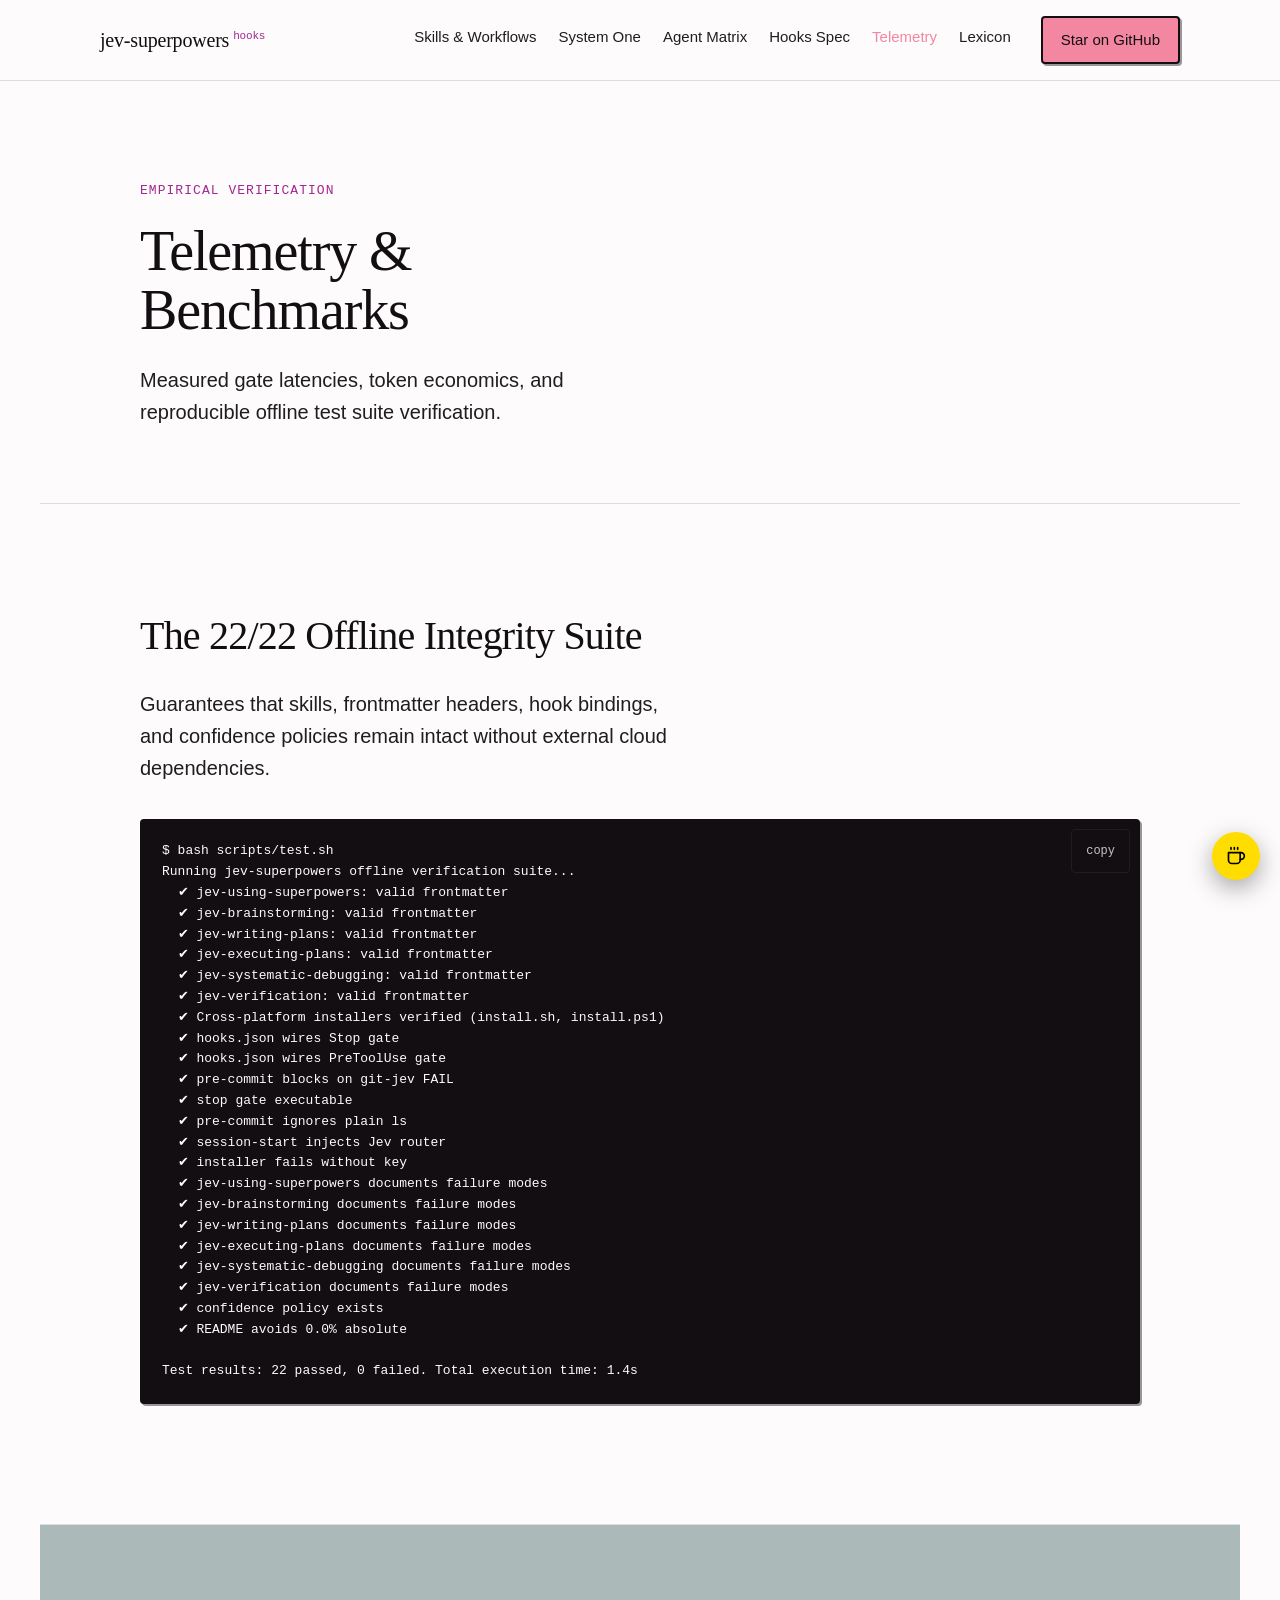
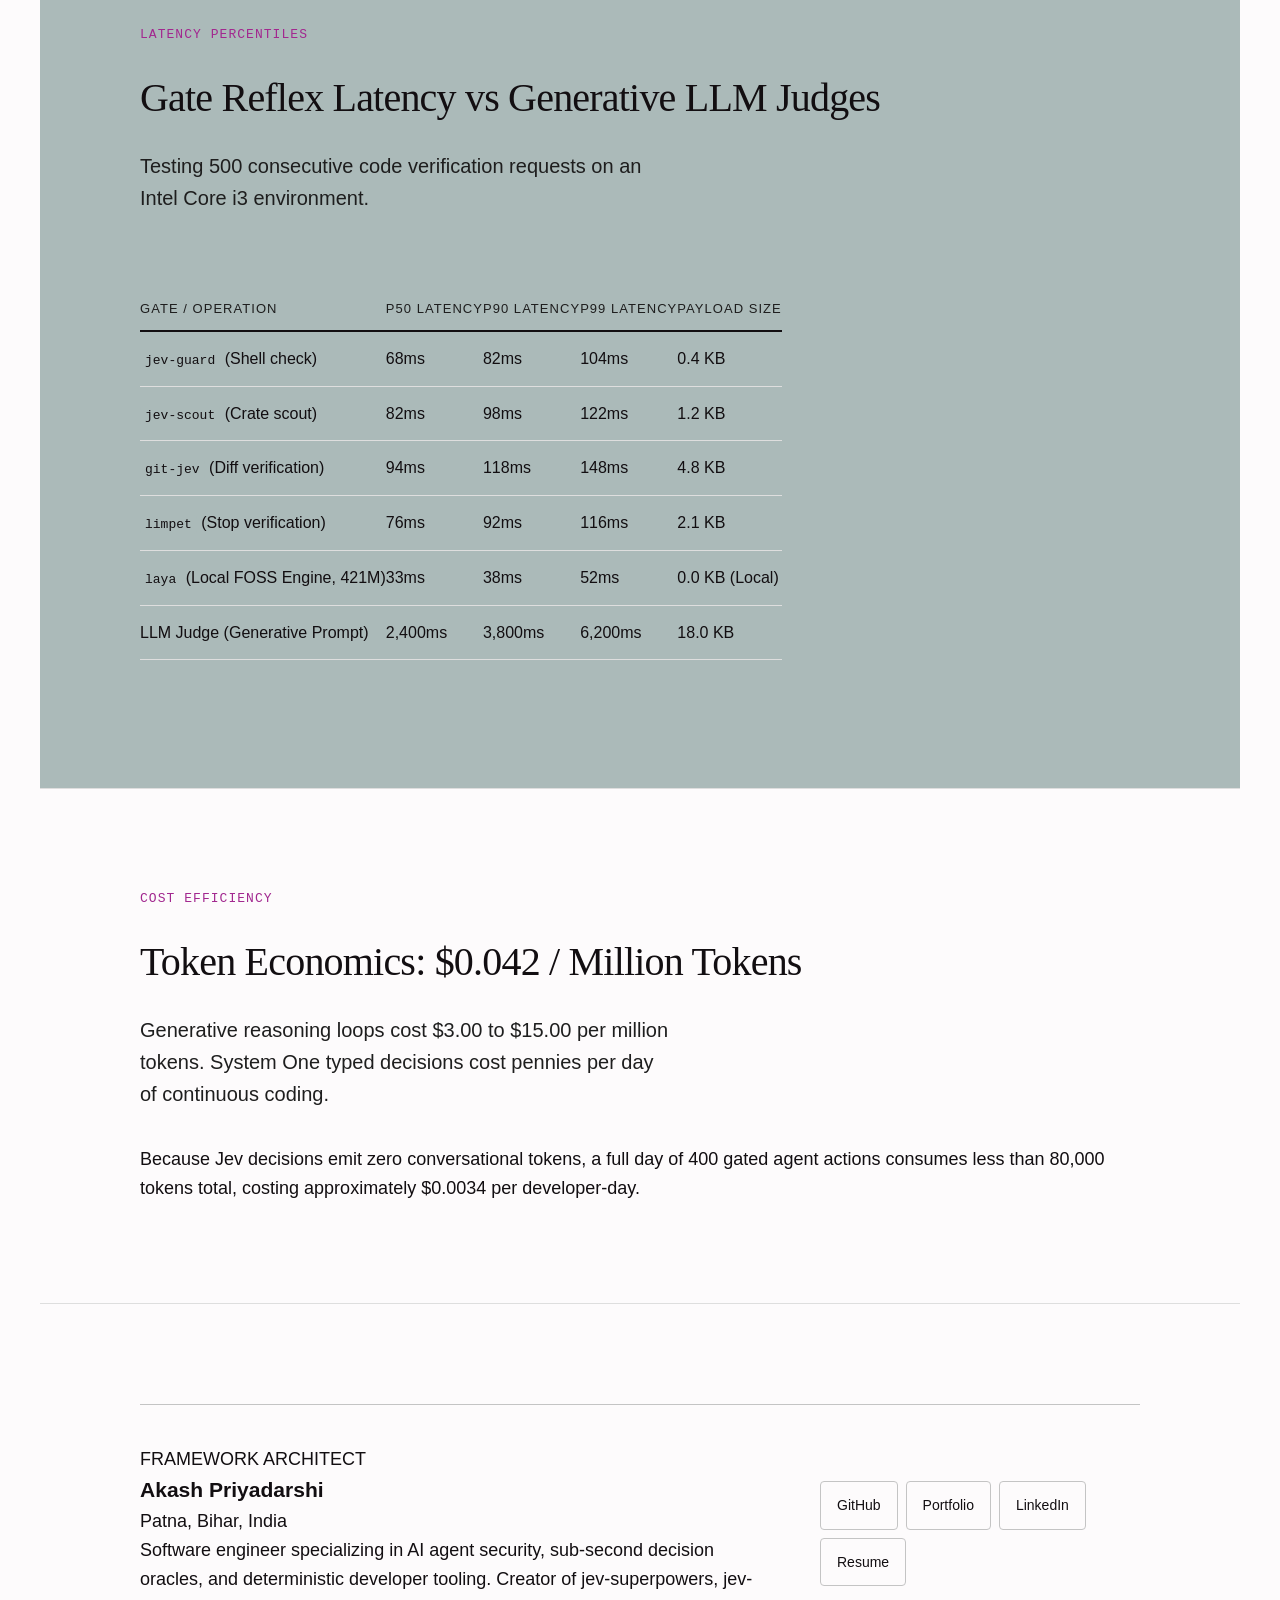
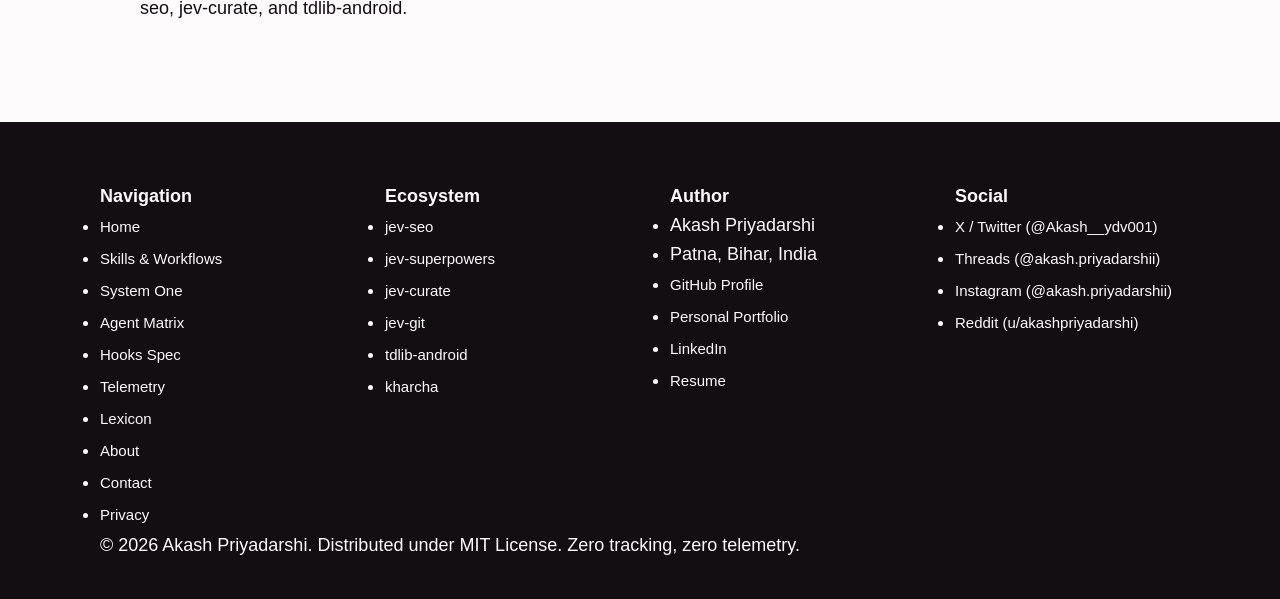
<file: site/telemetry.html>
<!DOCTYPE html>
<html lang="en">
<head>
  <meta charset="utf-8">
  <meta name="viewport" content="width=device-width, initial-scale=1">
  <title>Telemetry &amp; Benchmarks : jev-superpowers</title>
  <meta name="description" content="Empirical performance benchmarks, 22/22 offline test suite specifications, and token cost economics for jev-superpowers.">
  <link rel="canonical" href="https://jev-superpowers.vercel.app/telemetry.html">
  <link rel="icon" type="image/svg+xml" href="favicon.svg">
  <meta name="robots" content="index, follow">
  <meta property="og:type" content="website">
  <meta property="og:url" content="https://jev-superpowers.vercel.app/telemetry.html">
  <meta property="og:title" content="Telemetry &amp; Benchmarks : jev-superpowers">
  <meta property="og:description" content="Empirical performance benchmarks, 22/22 offline test suite specifications, and token cost economics for jev-superpowers.">
  <meta property="og:site_name" content="jev-superpowers">
  <meta name="twitter:card" content="summary">
  <meta name="twitter:title" content="Telemetry &amp; Benchmarks : jev-superpowers">
  <meta name="twitter:description" content="Empirical performance benchmarks, 22/22 offline test suite specifications, and token cost economics.">
  <link rel="stylesheet" href="style.css">
  <script type="application/ld+json">
  {
    "@context": "https://schema.org",
    "@type": "WebPage",
    "name": "Telemetry & Benchmarks : jev-superpowers",
    "url": "https://jev-superpowers.vercel.app/telemetry.html",
    "description": "Empirical performance benchmarks, 22/22 offline test suite specifications, and token cost economics for jev-superpowers.",
    "author": {
      "@type": "Person",
      "name": "Akash Priyadarshi"
    }
  }
  </script>
</head>
<body>
  <header class="site-header">
    <a href="index.html" class="logo">jev-superpowers<sup>hooks</sup></a>
    <nav class="site-nav" aria-label="Main Navigation">
      <a href="workflows.html">Skills &amp; Workflows</a>
      <a href="system-one.html">System One</a>
      <a href="matrix.html">Agent Matrix</a>
      <a href="hooks.html">Hooks Spec</a>
      <a href="telemetry.html" style="color:var(--pink);">Telemetry</a>
      <a href="lexicon.html">Lexicon</a>
    </nav>
    <a href="https://github.com/AkashPriyadarshii/jev-superpowers" class="btn btn-primary nav-cta" rel="noopener">Star on GitHub</a>
    <button class="nav-toggle" aria-label="Open menu" aria-expanded="false" aria-controls="mobile-nav">
      <span></span><span></span><span></span>
    </button>
    <nav class="nav-links" id="mobile-nav" aria-label="Mobile Navigation">
      <a href="index.html">Home</a>
      <a href="workflows.html">Skills &amp; Workflows</a>
      <a href="system-one.html">System One</a>
      <a href="matrix.html">Agent Matrix</a>
      <a href="hooks.html">Hooks Spec</a>
      <a href="telemetry.html">Telemetry</a>
      <a href="lexicon.html">Lexicon</a>
      <a href="about.html">About</a>
      <a href="contact.html">Contact</a>
      <a href="https://github.com/AkashPriyadarshii/jev-superpowers">Star on GitHub</a>
    </nav>
  </header>

  <main>
    <section class="hero" style="border-bottom: 1px solid var(--grey-2); padding-bottom: 40px;">
      <div class="container">
        <p class="eyebrow">Empirical Verification</p>
        <h1 style="font-size: clamp(34px, 5vw, 56px);">Telemetry &amp; Benchmarks</h1>
        <p class="lead">
          Measured gate latencies, token economics, and reproducible offline test suite verification.
        </p>
      </div>
    </section>

    <!-- SECTION: OFFLINE SUITE -->
    <section style="border-bottom: 1px solid var(--grey-2);">
      <div class="container">
        <h2>The 22/22 Offline Integrity Suite</h2>
        <p class="lead">
          Guarantees that skills, frontmatter headers, hook bindings, and confidence policies remain intact without external cloud dependencies.
        </p>

        <div class="code-block" style="margin: 20px 0;">
          <div class="ak-code-scroll"><pre><code>$ bash scripts/test.sh
Running jev-superpowers offline verification suite...
  ✔ jev-using-superpowers: valid frontmatter
  ✔ jev-brainstorming: valid frontmatter
  ✔ jev-writing-plans: valid frontmatter
  ✔ jev-executing-plans: valid frontmatter
  ✔ jev-systematic-debugging: valid frontmatter
  ✔ jev-verification: valid frontmatter
  ✔ Cross-platform installers verified (install.sh, install.ps1)
  ✔ hooks.json wires Stop gate
  ✔ hooks.json wires PreToolUse gate
  ✔ pre-commit blocks on git-jev FAIL
  ✔ stop gate executable
  ✔ pre-commit ignores plain ls
  ✔ session-start injects Jev router
  ✔ installer fails without key
  ✔ jev-using-superpowers documents failure modes
  ✔ jev-brainstorming documents failure modes
  ✔ jev-writing-plans documents failure modes
  ✔ jev-executing-plans documents failure modes
  ✔ jev-systematic-debugging documents failure modes
  ✔ jev-verification documents failure modes
  ✔ confidence policy exists
  ✔ README avoids 0.0% absolute

Test results: 22 passed, 0 failed. Total execution time: 1.4s</code></pre></div>
          <button class="copy-btn" data-copy="bash scripts/test.sh">copy</button>
        </div>
      </div>
    </section>

    <!-- SECTION: LATENCY COMPARISON -->
    <section style="border-bottom: 1px solid var(--grey-2); background: var(--grey-4);">
      <div class="container">
        <p class="eyebrow">Latency Percentiles</p>
        <h2>Gate Reflex Latency vs Generative LLM Judges</h2>
        <p class="lead">
          Testing 500 consecutive code verification requests on an Intel Core i3 environment.
        </p>

        <div style="overflow-x:auto; margin: 28px 0;">
          <table class="flag-table">
            <thead>
              <tr>
                <th>Gate / Operation</th>
                <th>p50 Latency</th>
                <th>p90 Latency</th>
                <th>p99 Latency</th>
                <th>Payload Size</th>
              </tr>
            </thead>
            <tbody>
              <tr>
                <td><code>jev-guard</code> (Shell check)</td>
                <td>68ms</td>
                <td>82ms</td>
                <td>104ms</td>
                <td>0.4 KB</td>
              </tr>
              <tr>
                <td><code>jev-scout</code> (Crate scout)</td>
                <td>82ms</td>
                <td>98ms</td>
                <td>122ms</td>
                <td>1.2 KB</td>
              </tr>
              <tr>
                <td><code>git-jev</code> (Diff verification)</td>
                <td>94ms</td>
                <td>118ms</td>
                <td>148ms</td>
                <td>4.8 KB</td>
              </tr>
              <tr>
                <td><code>limpet</code> (Stop verification)</td>
                <td>76ms</td>
                <td>92ms</td>
                <td>116ms</td>
                <td>2.1 KB</td>
              </tr>
              <tr>
                <td><code>laya</code> (Local FOSS Engine, 421M)</td>
                <td>33ms</td>
                <td>38ms</td>
                <td>52ms</td>
                <td>0.0 KB (Local)</td>
              </tr>
              <tr>
                <td>LLM Judge (Generative Prompt)</td>
                <td>2,400ms</td>
                <td>3,800ms</td>
                <td>6,200ms</td>
                <td>18.0 KB</td>
              </tr>
            </tbody>
          </table>
        </div>
      </div>
    </section>

    <!-- SECTION: TOKEN ECONOMICS -->
    <section style="border-bottom: 1px solid var(--grey-2);">
      <div class="container">
        <p class="eyebrow">Cost Efficiency</p>
        <h2>Token Economics: $0.042 / Million Tokens</h2>
        <p class="lead">
          Generative reasoning loops cost $3.00 to $15.00 per million tokens. System One typed decisions cost pennies per day of continuous coding.
        </p>
        <p>
          Because Jev decisions emit zero conversational tokens, a full day of 400 gated agent actions consumes less than 80,000 tokens total, costing approximately $0.0034 per developer-day.
        </p>
      </div>
    </section>

    <!-- AUTHOR SLAB -->
    <section>
      <div class="container">
        <div class="author-slab">
          <div>
            <span class="author-tag">FRAMEWORK ARCHITECT</span>
            <h3 class="author-name">Akash Priyadarshi</h3>
            <p class="author-location">Patna, Bihar, India</p>
            <p class="author-bio">
              Software engineer specializing in AI agent security, sub-second decision oracles, and deterministic developer tooling. Creator of jev-superpowers, jev-seo, jev-curate, and tdlib-android.
            </p>
          </div>
          <div class="author-links">
            <a href="https://github.com/AkashPriyadarshii" class="author-link" rel="noopener">GitHub</a>
            <a href="https://akashpriyadarshi.vercel.app" class="author-link" rel="noopener">Portfolio</a>
            <a href="https://linkedin.com/in/akashpriyadarshii" class="author-link" rel="noopener">LinkedIn</a>
            <a href="https://akashpriyadarshii.github.io/Resume/" class="author-link" rel="noopener">Resume</a>
          </div>
        </div>
      </div>
    </section>
  </main>

  <footer class="footer">
    <div class="footer-grid">
      <div class="footer-col">
        <h4>Navigation</h4>
        <ul>
          <li><a href="index.html">Home</a></li>
          <li><a href="workflows.html">Skills &amp; Workflows</a></li>
          <li><a href="system-one.html">System One</a></li>
          <li><a href="matrix.html">Agent Matrix</a></li>
          <li><a href="hooks.html">Hooks Spec</a></li>
          <li><a href="telemetry.html">Telemetry</a></li>
          <li><a href="lexicon.html">Lexicon</a></li>
          <li><a href="about.html">About</a></li>
          <li><a href="contact.html">Contact</a></li>
          <li><a href="privacy.html">Privacy</a></li>
        </ul>
      </div>

      <div class="footer-col">
        <h4>Ecosystem</h4>
        <ul>
          <li><a href="https://github.com/AkashPriyadarshii/jev-seo" rel="noopener">jev-seo</a></li>
          <li><a href="https://github.com/AkashPriyadarshii/jev-superpowers" rel="noopener">jev-superpowers</a></li>
          <li><a href="https://github.com/AkashPriyadarshii/jev-curate" rel="noopener">jev-curate</a></li>
          <li><a href="https://github.com/AkashPriyadarshii/jev-git" rel="noopener">jev-git</a></li>
          <li><a href="https://github.com/AkashPriyadarshii/tdlib-android" rel="noopener">tdlib-android</a></li>
          <li><a href="https://github.com/AkashPriyadarshii/kharcha" rel="noopener">kharcha</a></li>
        </ul>
      </div>

      <div class="footer-col">
        <h4>Author</h4>
        <ul>
          <li>Akash Priyadarshi</li>
          <li>Patna, Bihar, India</li>
          <li><a href="https://github.com/AkashPriyadarshii" rel="noopener">GitHub Profile</a></li>
          <li><a href="https://akashpriyadarshi.vercel.app" rel="noopener">Personal Portfolio</a></li>
          <li><a href="https://linkedin.com/in/akashpriyadarshii" rel="noopener">LinkedIn</a></li>
          <li><a href="https://akashpriyadarshii.github.io/Resume/" rel="noopener">Resume</a></li>
        </ul>
      </div>

      <div class="footer-col">
        <h4>Social</h4>
        <ul>
          <li><a href="https://x.com/Akash__ydv001" rel="noopener">X / Twitter (@Akash__ydv001)</a></li>
          <li><a href="https://www.threads.net/@akash.priyadarshii" rel="noopener">Threads (@akash.priyadarshii)</a></li>
          <li><a href="https://www.instagram.com/akash.priyadarshii/" rel="noopener">Instagram (@akash.priyadarshii)</a></li>
          <li><a href="https://reddit.com/user/akashpriyadarshi" rel="noopener">Reddit (u/akashpriyadarshi)</a></li>
        </ul>
      </div>
    </div>
    <div class="footer-bottom">
      &copy; 2026 Akash Priyadarshi. Distributed under MIT License. Zero tracking, zero telemetry.
    </div>
  </footer>

  <script src="script.js"></script>
<a class="bmc-float" href="https://buymeacoffee.com/AkashPriyadarshi" target="_blank" rel="noopener noreferrer" aria-label="Support my work on Buy Me a Coffee" title="Fuel the next build"><svg viewBox="0 0 24 24" fill="none" stroke="currentColor" stroke-width="2" stroke-linecap="round" stroke-linejoin="round" aria-hidden="true"><path d="M17 8h1a4 4 0 1 1 0 8h-1" /><path d="M3 8h14v9a4 4 0 0 1-4 4H7a4 4 0 0 1-4-4Z" /><line x1="6" x2="6" y1="2" y2="4" /><line x1="10" x2="10" y1="2" y2="4" /><line x1="14" x2="14" y1="2" y2="4" /></svg></a><style>.bmc-float{position:fixed;right:20px;bottom:calc(20px + env(safe-area-inset-bottom));z-index:60;display:flex;align-items:center;justify-content:center;width:48px;height:48px;border-radius:9999px;background:#FFDD00;color:#000;box-shadow:0 8px 24px rgba(0,0,0,.35);transition:transform .2s ease}.bmc-float:hover{transform:scale(1.05)}.bmc-float svg{width:20px;height:20px}@media (prefers-reduced-motion:reduce){.bmc-float{transition:none}}@media print{.bmc-float{display:none}}</style></body>
</html>
</file>
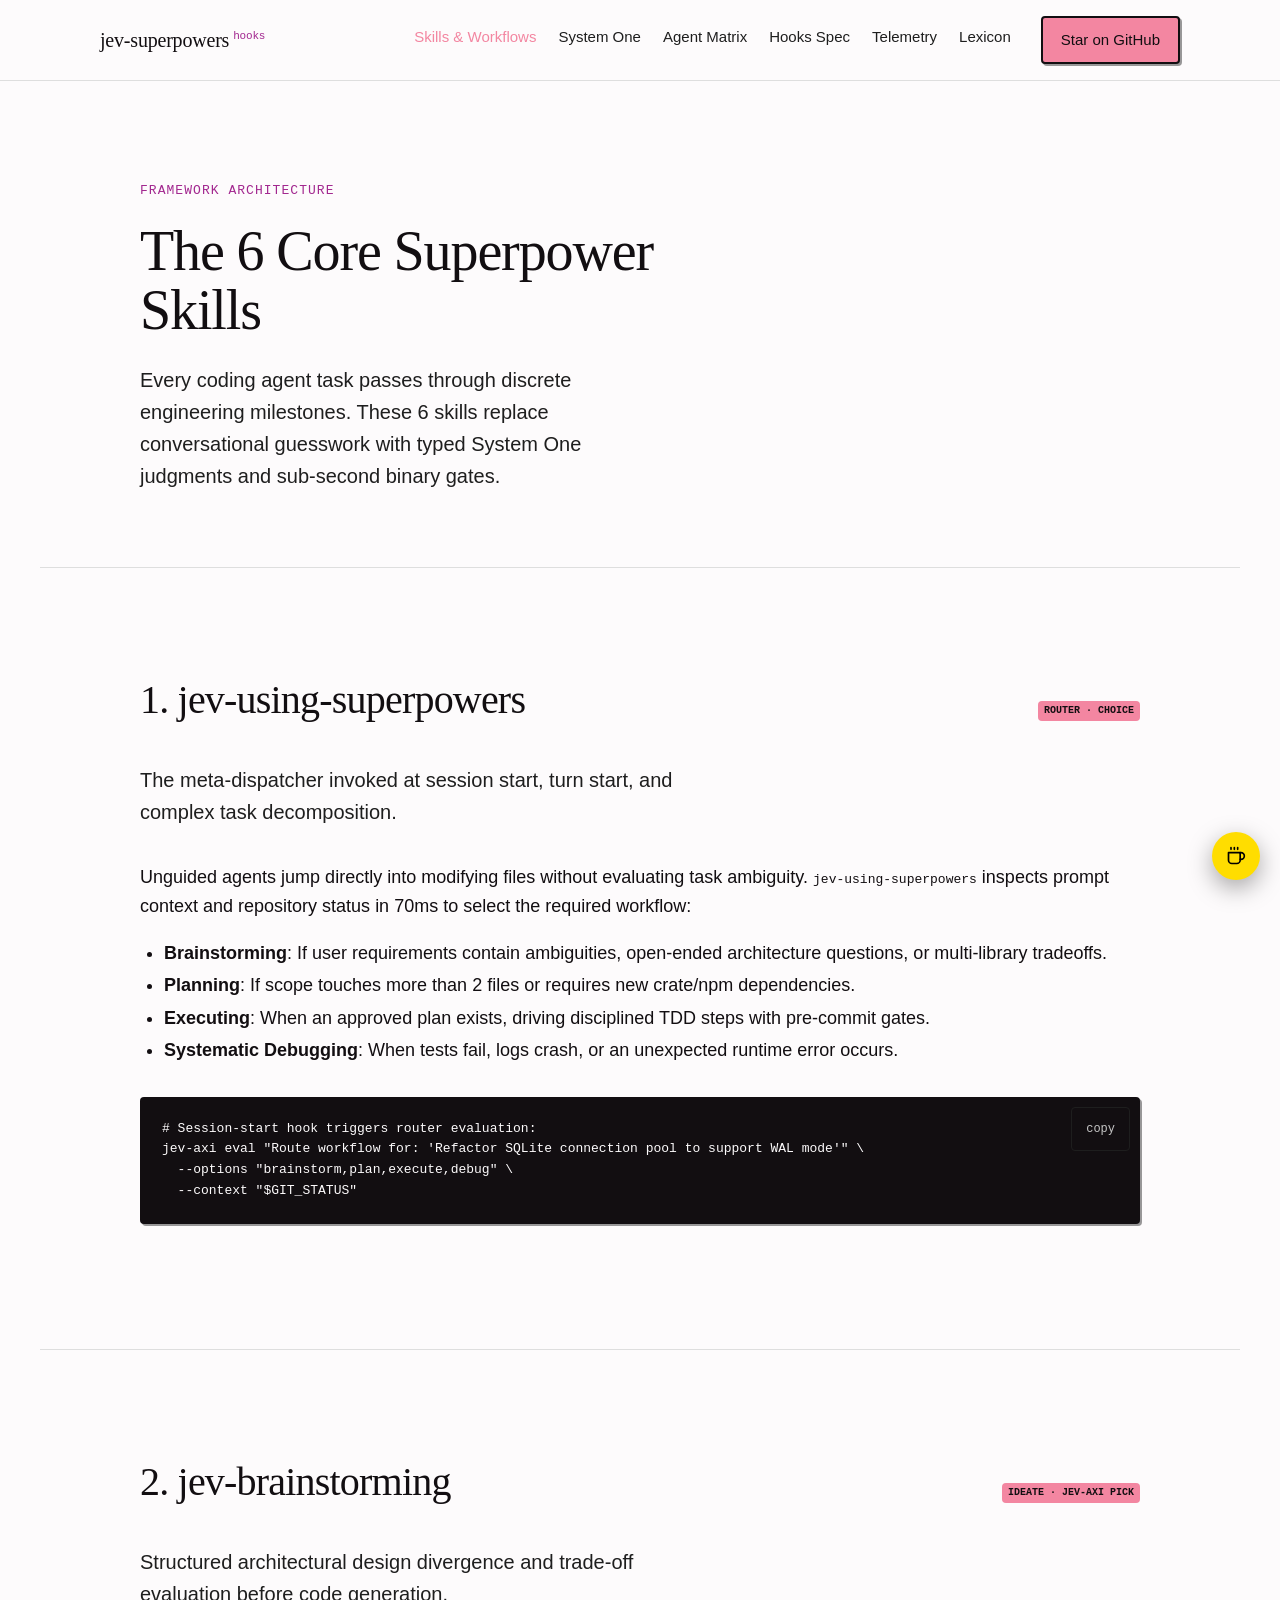
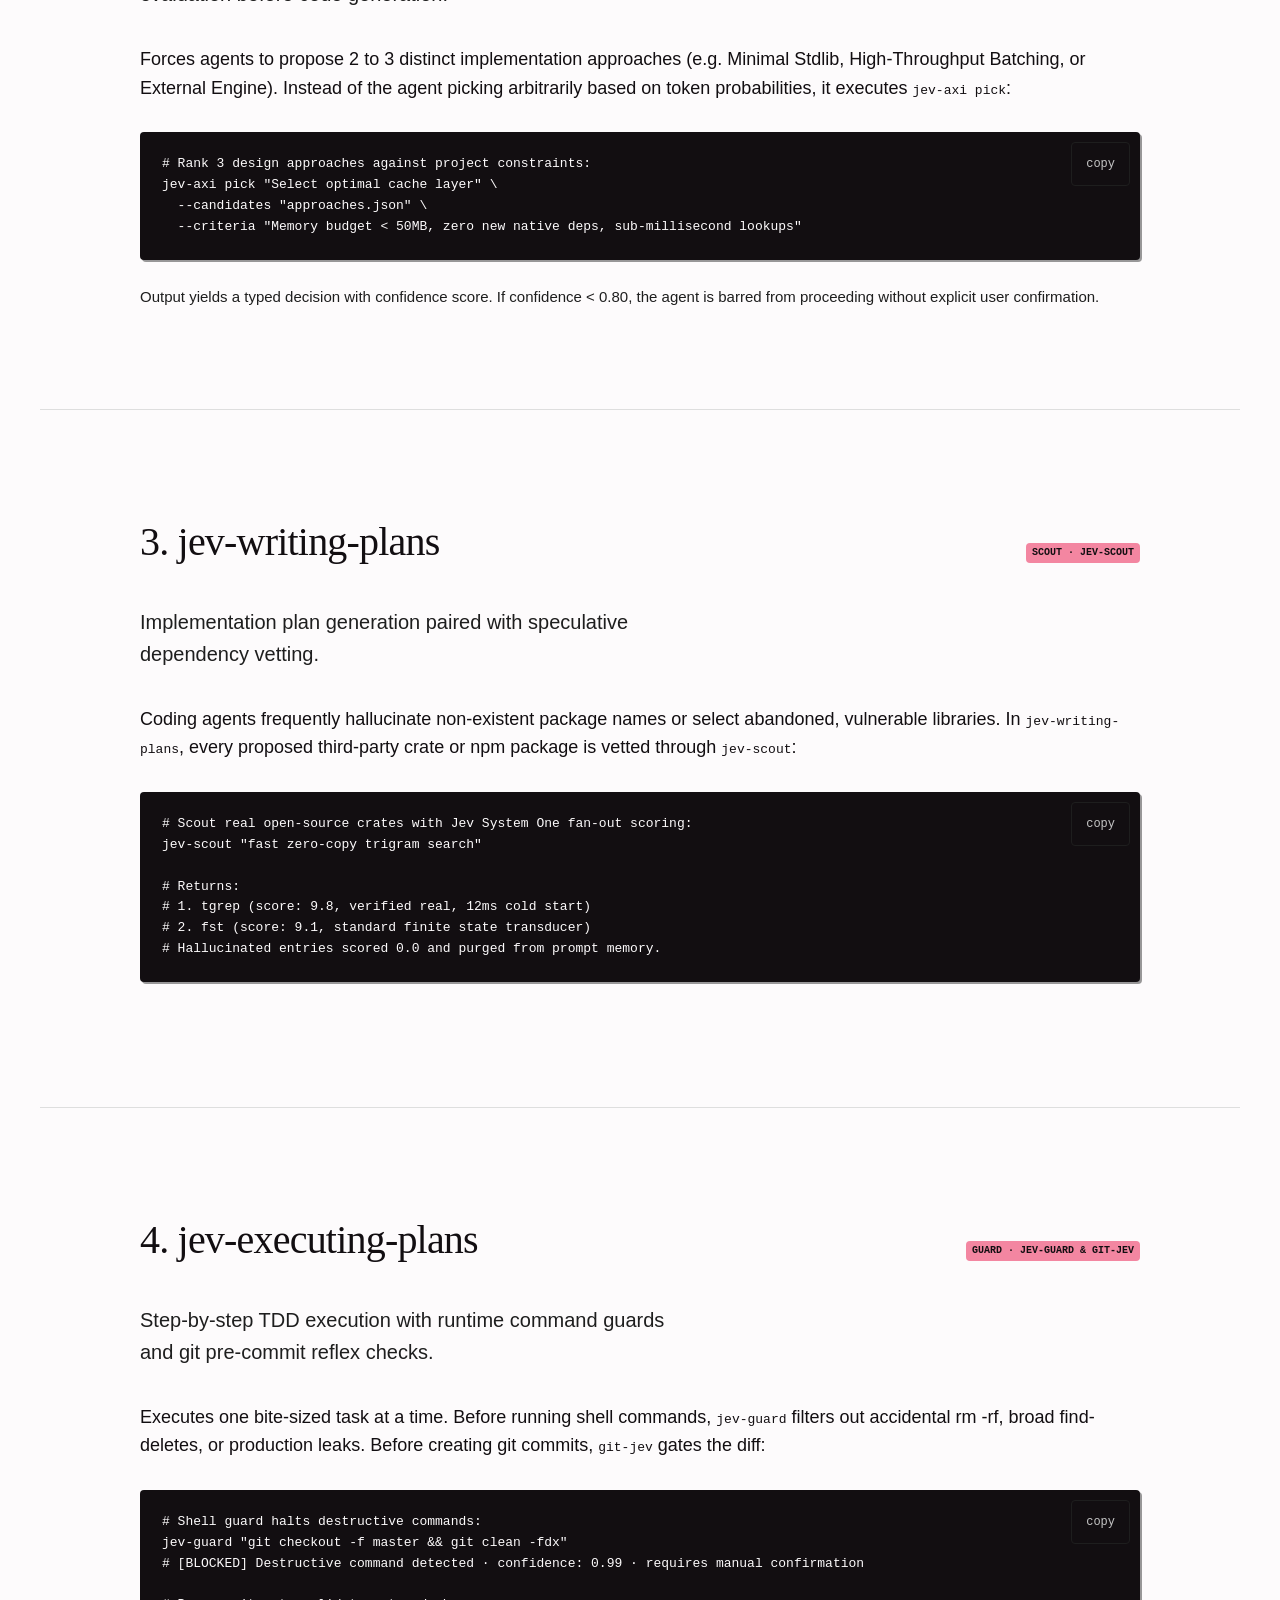
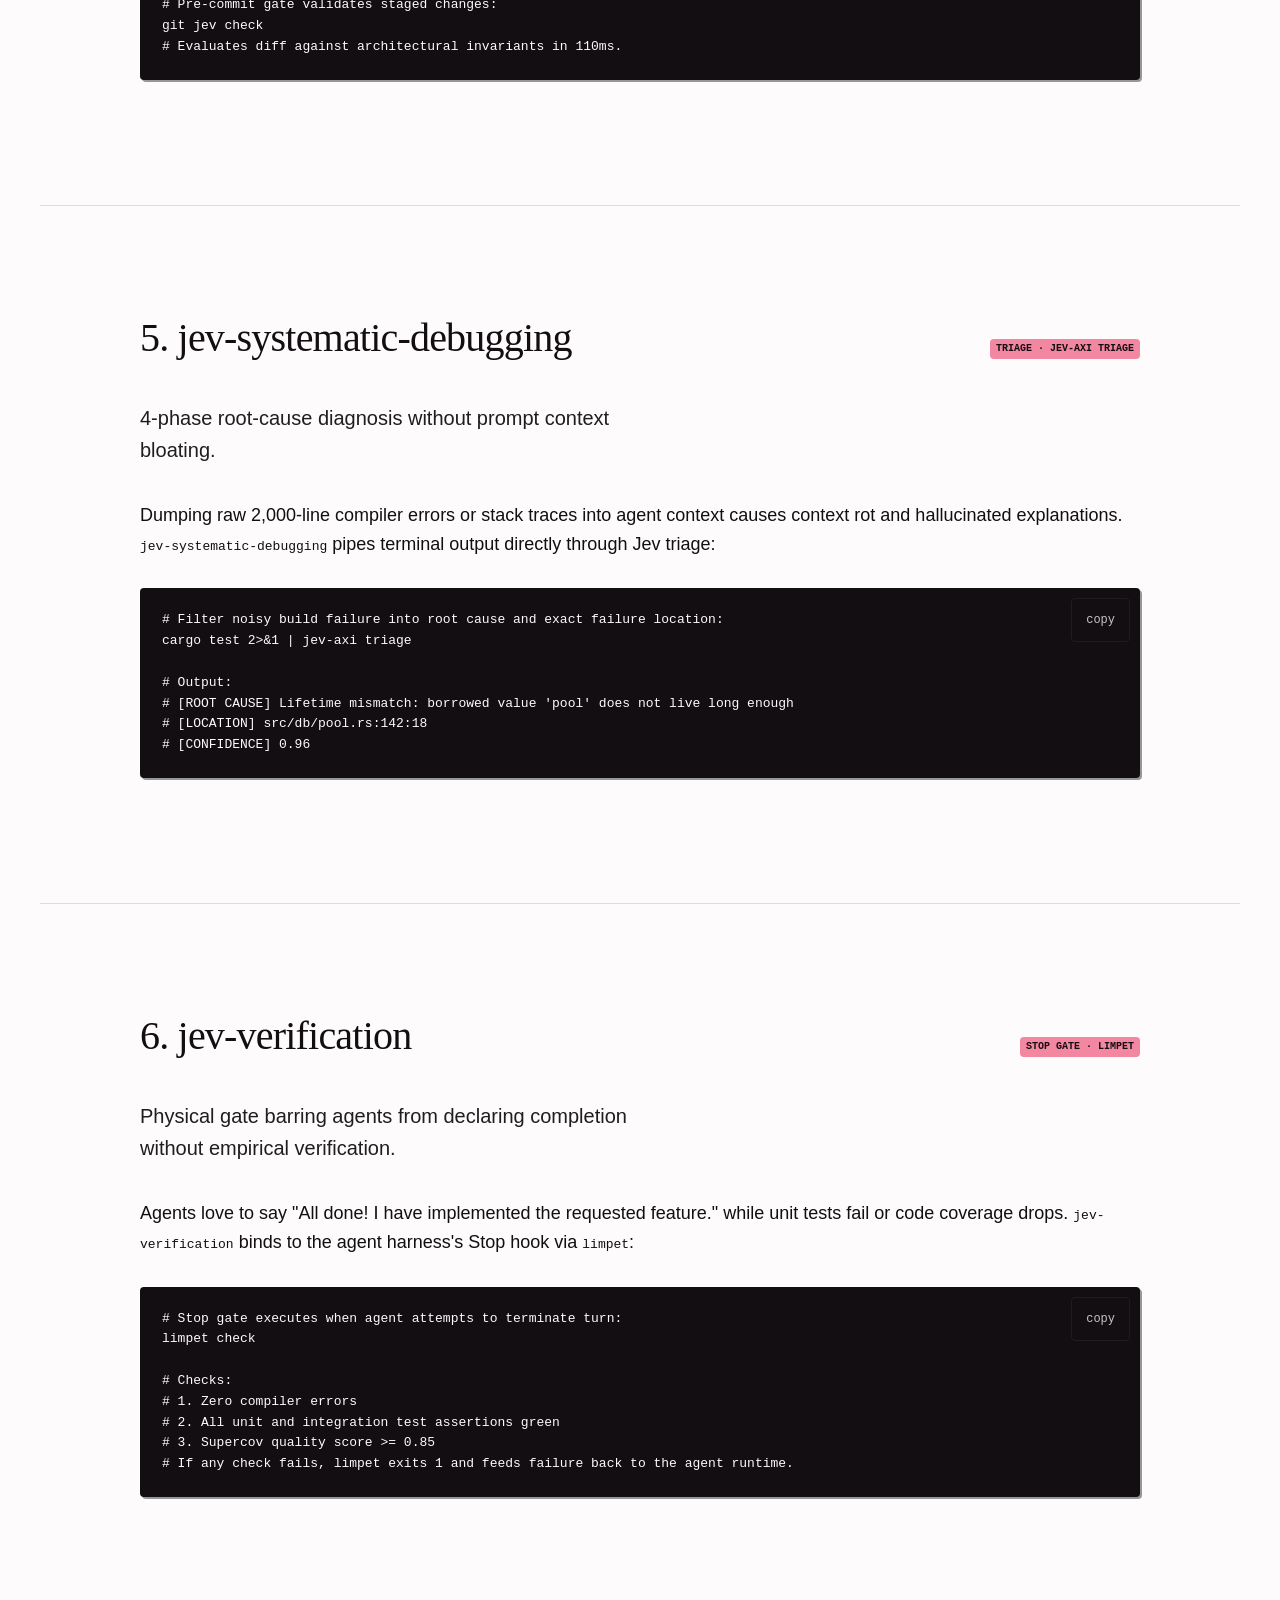
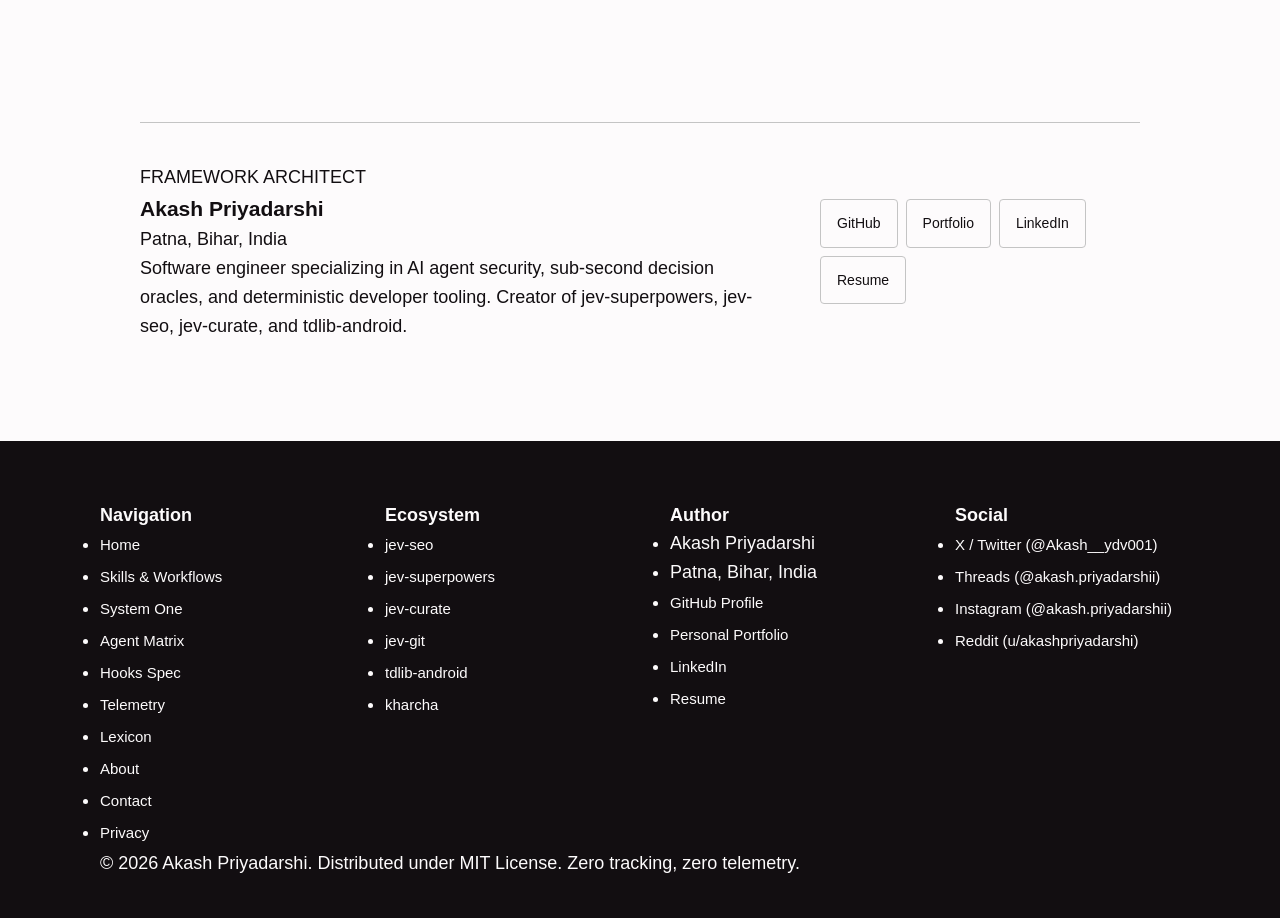
<file: site/workflows.html>
<!DOCTYPE html>
<html lang="en">
<head>
  <meta charset="utf-8">
  <meta name="viewport" content="width=device-width, initial-scale=1">
  <title>Skills &amp; Workflows : jev-superpowers</title>
  <meta name="description" content="In-depth specifications of the 6 core Jev System One agent skills: router, brainstorming, plan scouting, guarded execution, triage, and stop gate.">
  <link rel="canonical" href="https://jev-superpowers.vercel.app/workflows.html">
  <link rel="icon" type="image/svg+xml" href="favicon.svg">
  <meta name="robots" content="index, follow">
  <meta property="og:type" content="website">
  <meta property="og:url" content="https://jev-superpowers.vercel.app/workflows.html">
  <meta property="og:title" content="Skills &amp; Workflows : jev-superpowers">
  <meta property="og:description" content="In-depth specifications of the 6 core Jev System One agent skills: router, brainstorming, plan scouting, guarded execution, triage, and stop gate.">
  <meta property="og:site_name" content="jev-superpowers">
  <meta name="twitter:card" content="summary">
  <meta name="twitter:title" content="Skills &amp; Workflows : jev-superpowers">
  <meta name="twitter:description" content="In-depth specifications of the 6 core Jev System One agent skills.">
  <link rel="stylesheet" href="style.css">
  <script type="application/ld+json">
  {
    "@context": "https://schema.org",
    "@type": "WebPage",
    "name": "Skills & Workflows : jev-superpowers",
    "url": "https://jev-superpowers.vercel.app/workflows.html",
    "description": "In-depth specifications of the 6 core Jev System One agent skills: router, brainstorming, plan scouting, guarded execution, triage, and stop gate.",
    "author": {
      "@type": "Person",
      "name": "Akash Priyadarshi"
    }
  }
  </script>
</head>
<body>
  <header class="site-header">
    <a href="index.html" class="logo">jev-superpowers<sup>hooks</sup></a>
    <nav class="site-nav" aria-label="Main Navigation">
      <a href="workflows.html" style="color:var(--pink);">Skills &amp; Workflows</a>
      <a href="system-one.html">System One</a>
      <a href="matrix.html">Agent Matrix</a>
      <a href="hooks.html">Hooks Spec</a>
      <a href="telemetry.html">Telemetry</a>
      <a href="lexicon.html">Lexicon</a>
    </nav>
    <a href="https://github.com/AkashPriyadarshii/jev-superpowers" class="btn btn-primary nav-cta" rel="noopener">Star on GitHub</a>
    <button class="nav-toggle" aria-label="Open menu" aria-expanded="false" aria-controls="mobile-nav">
      <span></span><span></span><span></span>
    </button>
    <nav class="nav-links" id="mobile-nav" aria-label="Mobile Navigation">
      <a href="index.html">Home</a>
      <a href="workflows.html">Skills &amp; Workflows</a>
      <a href="system-one.html">System One</a>
      <a href="matrix.html">Agent Matrix</a>
      <a href="hooks.html">Hooks Spec</a>
      <a href="telemetry.html">Telemetry</a>
      <a href="lexicon.html">Lexicon</a>
      <a href="about.html">About</a>
      <a href="contact.html">Contact</a>
      <a href="https://github.com/AkashPriyadarshii/jev-superpowers">Star on GitHub</a>
    </nav>
  </header>

  <main>
    <section class="hero" style="border-bottom: 1px solid var(--grey-2); padding-bottom: 40px;">
      <div class="container">
        <p class="eyebrow">Framework Architecture</p>
        <h1 style="font-size: clamp(34px, 5vw, 56px);">The 6 Core Superpower Skills</h1>
        <p class="lead">
          Every coding agent task passes through discrete engineering milestones. These 6 skills replace conversational guesswork with typed System One judgments and sub-second binary gates.
        </p>
      </div>
    </section>

    <!-- SKILL 1: ROUTER -->
    <section style="border-bottom: 1px solid var(--grey-2);">
      <div class="container">
        <div style="display:flex; justify-content:space-between; align-items:baseline; margin-bottom:12px;">
          <h2>1. jev-using-superpowers</h2>
          <span class="skill-badge">Router &middot; Choice</span>
        </div>
        <p class="lead">The meta-dispatcher invoked at session start, turn start, and complex task decomposition.</p>
        <p>
          Unguided agents jump directly into modifying files without evaluating task ambiguity. <code>jev-using-superpowers</code> inspects prompt context and repository status in 70ms to select the required workflow:
        </p>
        <ul style="margin: 16px 0 20px 24px; line-height: 1.8;">
          <li><strong>Brainstorming</strong>: If user requirements contain ambiguities, open-ended architecture questions, or multi-library tradeoffs.</li>
          <li><strong>Planning</strong>: If scope touches more than 2 files or requires new crate/npm dependencies.</li>
          <li><strong>Executing</strong>: When an approved plan exists, driving disciplined TDD steps with pre-commit gates.</li>
          <li><strong>Systematic Debugging</strong>: When tests fail, logs crash, or an unexpected runtime error occurs.</li>
        </ul>
        <div class="code-block">
          <div class="ak-code-scroll"><pre><code># Session-start hook triggers router evaluation:
jev-axi eval "Route workflow for: 'Refactor SQLite connection pool to support WAL mode'" \
  --options "brainstorm,plan,execute,debug" \
  --context "$GIT_STATUS"</code></pre></div>
          <button class="copy-btn" data-copy="jev-axi eval &quot;Route workflow for: 'Refactor SQLite connection pool to support WAL mode'&quot; --options &quot;brainstorm,plan,execute,debug&quot;">copy</button>
        </div>
      </div>
    </section>

    <!-- SKILL 2: BRAINSTORMING -->
    <section style="border-bottom: 1px solid var(--grey-2);">
      <div class="container">
        <div style="display:flex; justify-content:space-between; align-items:baseline; margin-bottom:12px;">
          <h2>2. jev-brainstorming</h2>
          <span class="skill-badge">Ideate &middot; jev-axi pick</span>
        </div>
        <p class="lead">Structured architectural design divergence and trade-off evaluation before code generation.</p>
        <p>
          Forces agents to propose 2 to 3 distinct implementation approaches (e.g. Minimal Stdlib, High-Throughput Batching, or External Engine). Instead of the agent picking arbitrarily based on token probabilities, it executes <code>jev-axi pick</code>:
        </p>
        <div class="code-block">
          <div class="ak-code-scroll"><pre><code># Rank 3 design approaches against project constraints:
jev-axi pick "Select optimal cache layer" \
  --candidates "approaches.json" \
  --criteria "Memory budget &lt; 50MB, zero new native deps, sub-millisecond lookups"</code></pre></div>
          <button class="copy-btn" data-copy="jev-axi pick &quot;Select optimal cache layer&quot; --candidates &quot;approaches.json&quot; --criteria &quot;Memory budget &lt; 50MB, zero new native deps, sub-millisecond lookups&quot;">copy</button>
        </div>
        <p style="font-size:15px; color:var(--grey-1); margin-top:12px;">
          Output yields a typed decision with confidence score. If confidence &lt; 0.80, the agent is barred from proceeding without explicit user confirmation.
        </p>
      </div>
    </section>

    <!-- SKILL 3: WRITING PLANS -->
    <section style="border-bottom: 1px solid var(--grey-2);">
      <div class="container">
        <div style="display:flex; justify-content:space-between; align-items:baseline; margin-bottom:12px;">
          <h2>3. jev-writing-plans</h2>
          <span class="skill-badge">Scout &middot; jev-scout</span>
        </div>
        <p class="lead">Implementation plan generation paired with speculative dependency vetting.</p>
        <p>
          Coding agents frequently hallucinate non-existent package names or select abandoned, vulnerable libraries. In <code>jev-writing-plans</code>, every proposed third-party crate or npm package is vetted through <code>jev-scout</code>:
        </p>
        <div class="code-block">
          <div class="ak-code-scroll"><pre><code># Scout real open-source crates with Jev System One fan-out scoring:
jev-scout "fast zero-copy trigram search"

# Returns:
# 1. tgrep (score: 9.8, verified real, 12ms cold start)
# 2. fst (score: 9.1, standard finite state transducer)
# Hallucinated entries scored 0.0 and purged from prompt memory.</code></pre></div>
          <button class="copy-btn" data-copy="jev-scout &quot;fast zero-copy trigram search&quot;">copy</button>
        </div>
      </div>
    </section>

    <!-- SKILL 4: EXECUTING PLANS -->
    <section style="border-bottom: 1px solid var(--grey-2);">
      <div class="container">
        <div style="display:flex; justify-content:space-between; align-items:baseline; margin-bottom:12px;">
          <h2>4. jev-executing-plans</h2>
          <span class="skill-badge">Guard &middot; jev-guard &amp; git-jev</span>
        </div>
        <p class="lead">Step-by-step TDD execution with runtime command guards and git pre-commit reflex checks.</p>
        <p>
          Executes one bite-sized task at a time. Before running shell commands, <code>jev-guard</code> filters out accidental rm -rf, broad find-deletes, or production leaks. Before creating git commits, <code>git-jev</code> gates the diff:
        </p>
        <div class="code-block">
          <div class="ak-code-scroll"><pre><code># Shell guard halts destructive commands:
jev-guard "git checkout -f master &amp;&amp; git clean -fdx"
# [BLOCKED] Destructive command detected &middot; confidence: 0.99 &middot; requires manual confirmation

# Pre-commit gate validates staged changes:
git jev check
# Evaluates diff against architectural invariants in 110ms.</code></pre></div>
          <button class="copy-btn" data-copy="git jev check">copy</button>
        </div>
      </div>
    </section>

    <!-- SKILL 5: SYSTEMATIC DEBUGGING -->
    <section style="border-bottom: 1px solid var(--grey-2);">
      <div class="container">
        <div style="display:flex; justify-content:space-between; align-items:baseline; margin-bottom:12px;">
          <h2>5. jev-systematic-debugging</h2>
          <span class="skill-badge">Triage &middot; jev-axi triage</span>
        </div>
        <p class="lead">4-phase root-cause diagnosis without prompt context bloating.</p>
        <p>
          Dumping raw 2,000-line compiler errors or stack traces into agent context causes context rot and hallucinated explanations. <code>jev-systematic-debugging</code> pipes terminal output directly through Jev triage:
        </p>
        <div class="code-block">
          <div class="ak-code-scroll"><pre><code># Filter noisy build failure into root cause and exact failure location:
cargo test 2&gt;&amp;1 | jev-axi triage

# Output:
# [ROOT CAUSE] Lifetime mismatch: borrowed value 'pool' does not live long enough
# [LOCATION] src/db/pool.rs:142:18
# [CONFIDENCE] 0.96</code></pre></div>
          <button class="copy-btn" data-copy="cargo test 2&gt;&amp;1 | jev-axi triage">copy</button>
        </div>
      </div>
    </section>

    <!-- SKILL 6: VERIFICATION -->
    <section>
      <div class="container">
        <div style="display:flex; justify-content:space-between; align-items:baseline; margin-bottom:12px;">
          <h2>6. jev-verification</h2>
          <span class="skill-badge">Stop Gate &middot; limpet</span>
        </div>
        <p class="lead">Physical gate barring agents from declaring completion without empirical verification.</p>
        <p>
          Agents love to say "All done! I have implemented the requested feature." while unit tests fail or code coverage drops. <code>jev-verification</code> binds to the agent harness's Stop hook via <code>limpet</code>:
        </p>
        <div class="code-block">
          <div class="ak-code-scroll"><pre><code># Stop gate executes when agent attempts to terminate turn:
limpet check

# Checks:
# 1. Zero compiler errors
# 2. All unit and integration test assertions green
# 3. Supercov quality score &gt;= 0.85
# If any check fails, limpet exits 1 and feeds failure back to the agent runtime.</code></pre></div>
          <button class="copy-btn" data-copy="limpet check">copy</button>
        </div>
      </div>
    </section>

    <!-- AUTHOR SLAB -->
    <section>
      <div class="container">
        <div class="author-slab">
          <div>
            <span class="author-tag">FRAMEWORK ARCHITECT</span>
            <h3 class="author-name">Akash Priyadarshi</h3>
            <p class="author-location">Patna, Bihar, India</p>
            <p class="author-bio">
              Software engineer specializing in AI agent security, sub-second decision oracles, and deterministic developer tooling. Creator of jev-superpowers, jev-seo, jev-curate, and tdlib-android.
            </p>
          </div>
          <div class="author-links">
            <a href="https://github.com/AkashPriyadarshii" class="author-link" rel="noopener">GitHub</a>
            <a href="https://akashpriyadarshi.vercel.app" class="author-link" rel="noopener">Portfolio</a>
            <a href="https://linkedin.com/in/akashpriyadarshii" class="author-link" rel="noopener">LinkedIn</a>
            <a href="https://akashpriyadarshii.github.io/Resume/" class="author-link" rel="noopener">Resume</a>
          </div>
        </div>
      </div>
    </section>
  </main>

  <footer class="footer">
    <div class="footer-grid">
      <div class="footer-col">
        <h4>Navigation</h4>
        <ul>
          <li><a href="index.html">Home</a></li>
          <li><a href="workflows.html">Skills &amp; Workflows</a></li>
          <li><a href="system-one.html">System One</a></li>
          <li><a href="matrix.html">Agent Matrix</a></li>
          <li><a href="hooks.html">Hooks Spec</a></li>
          <li><a href="telemetry.html">Telemetry</a></li>
          <li><a href="lexicon.html">Lexicon</a></li>
          <li><a href="about.html">About</a></li>
          <li><a href="contact.html">Contact</a></li>
          <li><a href="privacy.html">Privacy</a></li>
        </ul>
      </div>

      <div class="footer-col">
        <h4>Ecosystem</h4>
        <ul>
          <li><a href="https://github.com/AkashPriyadarshii/jev-seo" rel="noopener">jev-seo</a></li>
          <li><a href="https://github.com/AkashPriyadarshii/jev-superpowers" rel="noopener">jev-superpowers</a></li>
          <li><a href="https://github.com/AkashPriyadarshii/jev-curate" rel="noopener">jev-curate</a></li>
          <li><a href="https://github.com/AkashPriyadarshii/jev-git" rel="noopener">jev-git</a></li>
          <li><a href="https://github.com/AkashPriyadarshii/tdlib-android" rel="noopener">tdlib-android</a></li>
          <li><a href="https://github.com/AkashPriyadarshii/kharcha" rel="noopener">kharcha</a></li>
        </ul>
      </div>

      <div class="footer-col">
        <h4>Author</h4>
        <ul>
          <li>Akash Priyadarshi</li>
          <li>Patna, Bihar, India</li>
          <li><a href="https://github.com/AkashPriyadarshii" rel="noopener">GitHub Profile</a></li>
          <li><a href="https://akashpriyadarshi.vercel.app" rel="noopener">Personal Portfolio</a></li>
          <li><a href="https://linkedin.com/in/akashpriyadarshii" rel="noopener">LinkedIn</a></li>
          <li><a href="https://akashpriyadarshii.github.io/Resume/" rel="noopener">Resume</a></li>
        </ul>
      </div>

      <div class="footer-col">
        <h4>Social</h4>
        <ul>
          <li><a href="https://x.com/Akash__ydv001" rel="noopener">X / Twitter (@Akash__ydv001)</a></li>
          <li><a href="https://www.threads.net/@akash.priyadarshii" rel="noopener">Threads (@akash.priyadarshii)</a></li>
          <li><a href="https://www.instagram.com/akash.priyadarshii/" rel="noopener">Instagram (@akash.priyadarshii)</a></li>
          <li><a href="https://reddit.com/user/akashpriyadarshi" rel="noopener">Reddit (u/akashpriyadarshi)</a></li>
        </ul>
      </div>
    </div>
    <div class="footer-bottom">
      &copy; 2026 Akash Priyadarshi. Distributed under MIT License. Zero tracking, zero telemetry.
    </div>
  </footer>

  <script src="script.js"></script>
<a class="bmc-float" href="https://buymeacoffee.com/AkashPriyadarshi" target="_blank" rel="noopener noreferrer" aria-label="Support my work on Buy Me a Coffee" title="Fuel the next build"><svg viewBox="0 0 24 24" fill="none" stroke="currentColor" stroke-width="2" stroke-linecap="round" stroke-linejoin="round" aria-hidden="true"><path d="M17 8h1a4 4 0 1 1 0 8h-1" /><path d="M3 8h14v9a4 4 0 0 1-4 4H7a4 4 0 0 1-4-4Z" /><line x1="6" x2="6" y1="2" y2="4" /><line x1="10" x2="10" y1="2" y2="4" /><line x1="14" x2="14" y1="2" y2="4" /></svg></a><style>.bmc-float{position:fixed;right:20px;bottom:calc(20px + env(safe-area-inset-bottom));z-index:60;display:flex;align-items:center;justify-content:center;width:48px;height:48px;border-radius:9999px;background:#FFDD00;color:#000;box-shadow:0 8px 24px rgba(0,0,0,.35);transition:transform .2s ease}.bmc-float:hover{transform:scale(1.05)}.bmc-float svg{width:20px;height:20px}@media (prefers-reduced-motion:reduce){.bmc-float{transition:none}}@media print{.bmc-float{display:none}}</style></body>
</html>
</file>
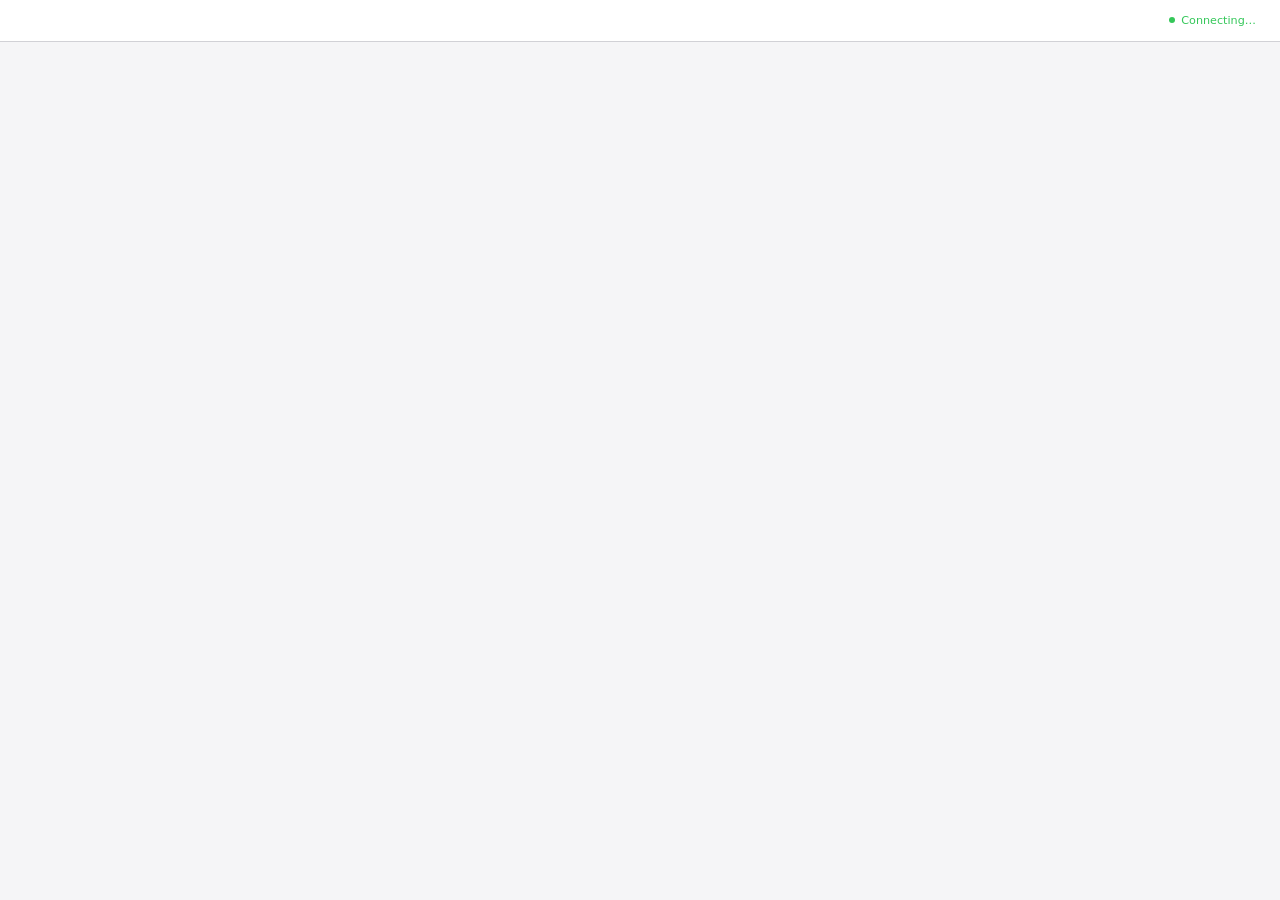
<file: skills/brainstorming/scripts/frame-template.html>
<!DOCTYPE html>
<html>
<head>
  <meta charset="utf-8">
  <title>Superpowers Brainstorming</title>
  <style>
    /*
     * BRAINSTORM COMPANION FRAME TEMPLATE
     *
     * This template provides a consistent frame with:
     * - OS-aware light/dark theming
     * - Header branding and connection status
     * - Scrollable main content area
     * - CSS helpers for common UI patterns
     *
     * Content is injected via placeholder comment in #frame-content.
     */

    * { box-sizing: border-box; margin: 0; padding: 0; }
    html, body { height: 100%; overflow: hidden; }

    /* ===== THEME VARIABLES ===== */
    :root {
      --bg-primary: #f5f5f7;
      --bg-secondary: #ffffff;
      --bg-tertiary: #e5e5e7;
      --border: #d1d1d6;
      --text-primary: #1d1d1f;
      --text-secondary: #86868b;
      --text-tertiary: #aeaeb2;
      --accent: #0071e3;
      --accent-hover: #0077ed;
      --success: #34c759;
      --warning: #ff9f0a;
      --error: #ff3b30;
      --selected-bg: #e8f4fd;
      --selected-border: #0071e3;
    }

    @media (prefers-color-scheme: dark) {
      :root {
        --bg-primary: #1d1d1f;
        --bg-secondary: #2d2d2f;
        --bg-tertiary: #3d3d3f;
        --border: #424245;
        --text-primary: #f5f5f7;
        --text-secondary: #86868b;
        --text-tertiary: #636366;
        --accent: #0a84ff;
        --accent-hover: #409cff;
        --selected-bg: rgba(10, 132, 255, 0.15);
        --selected-border: #0a84ff;
      }
    }

    body {
      font-family: system-ui, -apple-system, BlinkMacSystemFont, sans-serif;
      background: var(--bg-primary);
      color: var(--text-primary);
      display: flex;
      flex-direction: column;
      line-height: 1.5;
    }

    /* ===== FRAME STRUCTURE ===== */
    .brand { display: flex; align-items: center; min-width: 0; overflow: hidden; color: var(--text-secondary); line-height: 1; }
    .brand a { color: inherit; text-decoration: none; display: flex; align-items: center; gap: 0.5rem; min-width: 0; max-width: 100%; line-height: 1; }
    .brand-copy { display: block; min-width: 0; overflow: hidden; text-overflow: ellipsis; white-space: nowrap; line-height: 1; transform: translateY(-1px); }
    .brand-logo { display: block; height: 1em; width: auto; max-width: 180px; flex-shrink: 0; filter: invert(1); }
    @media (prefers-color-scheme: dark) {
      .brand-logo { filter: none; }
    }
    .status { font-size: 0.7rem; color: var(--status-color, var(--success)); display: flex; align-items: center; gap: 0.4rem; justify-self: end; white-space: nowrap; line-height: 1; }
    .status::before { content: ''; width: 6px; height: 6px; background: var(--status-color, var(--success)); border-radius: 50%; }

    .main { flex: 1; overflow-y: auto; }
    #frame-content { padding: 2rem; min-height: 100%; }

    .header {
      background: var(--bg-secondary);
      border-bottom: 1px solid var(--border);
      padding: 0.5rem 1.5rem;
      flex-shrink: 0;
      display: grid;
      grid-template-columns: minmax(0, 1fr) auto;
      align-items: center;
      gap: 1rem;
      min-height: 42px;
    }
    .header .brand { justify-self: start; width: 100%; font-size: 0.75rem; line-height: 1; }
    .header .status { grid-column: 2; line-height: 1; }
    .header span {
      font-size: 0.75rem;
      color: var(--text-secondary);
    }
    .header .selected-text {
      color: var(--accent);
      font-weight: 500;
    }

    /* ===== TYPOGRAPHY ===== */
    h2 { font-size: 1.5rem; font-weight: 600; margin-bottom: 0.5rem; }
    h3 { font-size: 1.1rem; font-weight: 600; margin-bottom: 0.25rem; }
    .subtitle { color: var(--text-secondary); margin-bottom: 1.5rem; }
    .section { margin-bottom: 2rem; }
    .label { font-size: 0.7rem; color: var(--text-secondary); text-transform: uppercase; letter-spacing: 0.05em; margin-bottom: 0.5rem; }

    /* ===== OPTIONS (for A/B/C choices) ===== */
    .options { display: flex; flex-direction: column; gap: 0.75rem; }
    .option {
      background: var(--bg-secondary);
      border: 2px solid var(--border);
      border-radius: 12px;
      padding: 1rem 1.25rem;
      cursor: pointer;
      transition: all 0.15s ease;
      display: flex;
      align-items: flex-start;
      gap: 1rem;
    }
    .option:hover { border-color: var(--accent); }
    .option.selected { background: var(--selected-bg); border-color: var(--selected-border); }
    .option .letter {
      background: var(--bg-tertiary);
      color: var(--text-secondary);
      width: 1.75rem; height: 1.75rem;
      border-radius: 6px;
      display: flex; align-items: center; justify-content: center;
      font-weight: 600; font-size: 0.85rem; flex-shrink: 0;
    }
    .option.selected .letter { background: var(--accent); color: white; }
    .option .content { flex: 1; }
    .option .content h3 { font-size: 0.95rem; margin-bottom: 0.15rem; }
    .option .content p { color: var(--text-secondary); font-size: 0.85rem; margin: 0; }

    /* ===== CARDS (for showing designs/mockups) ===== */
    .cards { display: grid; grid-template-columns: repeat(auto-fit, minmax(280px, 1fr)); gap: 1rem; }
    .card {
      background: var(--bg-secondary);
      border: 1px solid var(--border);
      border-radius: 12px;
      overflow: hidden;
      cursor: pointer;
      transition: all 0.15s ease;
    }
    .card:hover { border-color: var(--accent); transform: translateY(-2px); box-shadow: 0 4px 12px rgba(0,0,0,0.1); }
    .card.selected { border-color: var(--selected-border); border-width: 2px; }
    .card-image { background: var(--bg-tertiary); aspect-ratio: 16/10; display: flex; align-items: center; justify-content: center; }
    .card-body { padding: 1rem; }
    .card-body h3 { margin-bottom: 0.25rem; }
    .card-body p { color: var(--text-secondary); font-size: 0.85rem; }

    /* ===== MOCKUP CONTAINER ===== */
    .mockup {
      background: var(--bg-secondary);
      border: 1px solid var(--border);
      border-radius: 12px;
      overflow: hidden;
      margin-bottom: 1.5rem;
    }
    .mockup-header {
      background: var(--bg-tertiary);
      padding: 0.5rem 1rem;
      font-size: 0.75rem;
      color: var(--text-secondary);
      border-bottom: 1px solid var(--border);
    }
    .mockup-body { padding: 1.5rem; }

    /* ===== SPLIT VIEW (side-by-side comparison) ===== */
    .split { display: grid; grid-template-columns: 1fr 1fr; gap: 1.5rem; }
    @media (max-width: 700px) { .split { grid-template-columns: 1fr; } }

    /* ===== PROS/CONS ===== */
    .pros-cons { display: grid; grid-template-columns: 1fr 1fr; gap: 1rem; margin: 1rem 0; }
    .pros, .cons { background: var(--bg-secondary); border-radius: 8px; padding: 1rem; }
    .pros h4 { color: var(--success); font-size: 0.85rem; margin-bottom: 0.5rem; }
    .cons h4 { color: var(--error); font-size: 0.85rem; margin-bottom: 0.5rem; }
    .pros ul, .cons ul { margin-left: 1.25rem; font-size: 0.85rem; color: var(--text-secondary); }
    .pros li, .cons li { margin-bottom: 0.25rem; }

    /* ===== PLACEHOLDER (for mockup areas) ===== */
    .placeholder {
      background: var(--bg-tertiary);
      border: 2px dashed var(--border);
      border-radius: 8px;
      padding: 2rem;
      text-align: center;
      color: var(--text-tertiary);
    }

    /* ===== INLINE MOCKUP ELEMENTS ===== */
    .mock-nav { background: var(--accent); color: white; padding: 0.75rem 1rem; display: flex; gap: 1.5rem; font-size: 0.9rem; }
    .mock-sidebar { background: var(--bg-tertiary); padding: 1rem; min-width: 180px; }
    .mock-content { padding: 1.5rem; flex: 1; }
    .mock-button { background: var(--accent); color: white; border: none; padding: 0.5rem 1rem; border-radius: 6px; font-size: 0.85rem; }
    .mock-input { background: var(--bg-primary); border: 1px solid var(--border); border-radius: 6px; padding: 0.5rem; width: 100%; }
  </style>
</head>
<body>
  <div class="header">
    <!-- BRANDING -->
    <div class="status">Connecting…</div>
  </div>

  <div class="main">
    <div id="frame-content">
      <!-- CONTENT -->
    </div>
  </div>

</body>
</html>
</file>
<file: site/style.css>
/* jev-superpowers landing — TypeSafe Innocent DNA, original pink/magenta palette */
:root {
  --pink: #f386a1;
  --magenta: #d45bb6;
  --magenta-deep: #a2278f; /* AA compliant small-text accent (6.5:1 on white) */
  --ink: #120e11;       /* Deep rose-charcoal obsidian, tinted toward anchor hue */
  --substrate: #fdfbfc; /* Warm paper, tinted toward anchor hue */
  --grey-1: #1e1e1e;
  --grey-2: #dedede;
  --grey-3: #c4c4c4;
  --grey-4: #abbab9;
  --bg: var(--substrate);
  --fg: var(--ink);
  --space-5: 20px;
  --space-8: 40px;
  --display: "LisaTerminal Paper 2X3Y Medium", "Book Antiqua", Georgia, serif;
  --body: "Die Grotesk C Regular", Candara, "Segoe UI", sans-serif;
  --mono: "JetBrains Mono", "Cascadia Mono", Consolas, monospace;
  --radius: 4px;
  --shadow: 2px 2px 0 rgba(0, 0, 0, 0.4);
  --space: 5px;
  --ease: cubic-bezier(0.16, 1, 0.3, 1);
}

* { box-sizing: border-box; margin: 0; padding: 0; }

html { scroll-behavior: smooth; }

body {
  background: var(--substrate);
  color: var(--ink);
  font-family: var(--body);
  font-size: 18px;
  line-height: 1.6;
  -webkit-font-smoothing: antialiased;
}

a { color: var(--ink); }

code, pre {
  font-family: var(--mono);
  font-size: 13px;
}

/* header & navigation */
.site-header {
  display: flex;
  align-items: center;
  gap: 30px;
  padding: 16px 100px;
  position: sticky;
  top: 0;
  background: var(--bg);
  border-bottom: 1px solid var(--grey-2);
  z-index: 50;
}

.logo {
  font-family: var(--display);
  font-size: 20px;
  font-weight: 500;
  letter-spacing: -0.01em;
  text-decoration: none;
  color: var(--ink);
  flex-shrink: 0;
}

.logo sup {
  font-family: var(--mono);
  font-size: 11px;
  color: var(--magenta-deep);
  margin-left: 4px;
}

.site-nav {
  display: flex;
  gap: 22px;
  margin-left: auto;
}

.site-nav a {
  font-size: 15px;
  font-weight: 500;
  color: var(--grey-1);
  text-decoration: none;
  border-bottom: 2px solid transparent;
  padding-bottom: 4px;
  transition: border-color 200ms var(--ease), color 200ms var(--ease);
}

.site-nav a:hover,
.site-nav a[aria-current="page"] {
  color: var(--fg);
  border-bottom-color: var(--pink);
}

.nav-links {
  display: none;
}

.nav-toggle {
  display: none;
  background: none;
  border: none;
  cursor: pointer;
  padding: 6px;
  margin-left: auto;
  flex-shrink: 0;
}

.nav-toggle span {
  display: block;
  width: 22px;
  height: 2px;
  background: var(--ink);
  margin: 5px 0;
  transition: transform 200ms var(--ease), opacity 150ms var(--ease);
}

.nav-toggle[aria-expanded="true"] span:nth-child(1) { transform: translateY(7px) rotate(45deg); }
.nav-toggle[aria-expanded="true"] span:nth-child(2) { opacity: 0; }
.nav-toggle[aria-expanded="true"] span:nth-child(3) { transform: translateY(-7px) rotate(-45deg); }

/* buttons */
.btn {
  display: inline-block;
  padding: 10px 18px;
  border-radius: var(--radius);
  font-family: var(--body);
  font-size: 15px;
  font-weight: 500;
  text-decoration: none;
  cursor: pointer;
  border: 2px solid var(--ink);
  transition: transform 50ms var(--ease), box-shadow 200ms var(--ease);
}

.btn-primary {
  background: var(--pink);
  color: var(--ink);
  box-shadow: var(--shadow);
}

.btn-primary:hover {
  transform: translate(1px, 1px);
  box-shadow: 1px 1px 0 rgba(0, 0, 0, 0.4);
}

.btn-ghost {
  background: transparent;
}

.btn-ghost:hover {
  background: var(--grey-4);
  box-shadow: var(--shadow);
}

/* hero */
.hero {
  display: grid;
  grid-template-columns: 1.1fr 0.9fr;
  gap: 60px;
  align-items: center;
  padding: 100px 100px;
  max-width: 1200px;
  margin: 0 auto;
}

.eyebrow {
  font-family: var(--mono);
  font-size: 13px;
  color: var(--magenta-deep);
  margin-bottom: 20px;
  text-transform: uppercase;
  letter-spacing: 0.08em;
}

.hero h1 {
  font-family: var(--display);
  font-size: 68px;
  font-weight: 500;
  line-height: 1.05;
  letter-spacing: -0.02em;
  margin-bottom: 25px;
}

.lead {
  font-size: 20px;
  color: var(--grey-1);
  margin-bottom: 35px;
  max-width: 48ch;
}

.hero-actions {
  display: flex;
  gap: 15px;
  margin-bottom: 20px;
}

.hero-note {
  font-family: var(--mono);
  font-size: 13px;
  color: var(--grey-1);
}

.hero-note a {
  color: var(--magenta-deep);
  text-decoration: underline;
  text-underline-offset: 2px;
}

.hero-note a:hover {
  color: var(--ink);
}

.verdict {
  display: flex;
  align-items: baseline;
  gap: 12px;
  font-family: var(--mono);
  font-size: 15px;
  letter-spacing: 0.01em;
  margin-top: 20px;
  flex-wrap: wrap;
}

.judge {
  color: var(--ink);
  font-weight: 700;
  font-size: 18px;
  background: var(--pink);
  padding: 2px 10px;
  border-radius: var(--radius);
}

.judge-dim {
  color: var(--grey-1);
}

.judge-line {
  color: var(--grey-1);
  border: 1px solid var(--grey-3);
  border-radius: var(--radius);
  padding: 2px 8px;
  font-size: 13px;
}

.lead-link {
  color: var(--magenta-deep);
  text-underline-offset: 3px;
}

.lead-link:hover {
  color: var(--ink);
}

/* terminal */
.terminal {
  background: var(--ink);
  color: var(--substrate);
  border-radius: var(--radius);
  box-shadow: var(--shadow);
  overflow: hidden;
}

.terminal-bar {
  display: flex;
  align-items: center;
  gap: 8px;
  padding: 10px 14px;
  border-bottom: 1px solid var(--grey-1);
  font-family: var(--mono);
  font-size: 12px;
  color: var(--grey-3);
}

.t-dot {
  width: 10px;
  height: 10px;
  border-radius: var(--radius);
  background: var(--pink);
}

.terminal pre {
  padding: 22px;
  overflow-x: auto;
  line-height: 1.5;
  white-space: pre-wrap;
  overflow-wrap: break-word;
}

.terminal code {
  color: var(--substrate);
}

/* sections */
section {
  padding: 100px 100px;
  max-width: 1200px;
  margin: 0 auto;
}

h2 {
  font-family: var(--display);
  font-size: 40px;
  font-weight: 500;
  letter-spacing: -0.02em;
  margin-bottom: 20px;
}

.section-lead {
  font-size: 20px;
  color: var(--grey-1);
  max-width: 64ch;
}

/* why section */
.why {
  border-top: 1px solid var(--grey-2);
}

.reason-list {
  list-style: none;
  margin-top: 45px;
  border-top: 1px solid var(--grey-2);
}

.reason-list li {
  padding: 25px 0;
  border-bottom: 1px solid var(--grey-2);
  display: grid;
  grid-template-columns: 220px 1fr;
  gap: 50px;
}

.reason-list strong {
  font-weight: 500;
  font-size: 18px;
}

.reason-list strong a {
  color: var(--ink);
}

/* skills / presets */
.presets {
  border-top: 1px solid var(--grey-2);
}

.preset-row {
  display: grid;
  grid-template-columns: 240px 1fr 90px;
  gap: 40px;
  align-items: baseline;
  padding: 25px 0;
  border-bottom: 1px solid var(--grey-2);
}

.preset-row h3 {
  font-weight: 500;
  font-size: 18px;
}

.preset-row h3 code {
  background: var(--grey-4);
  padding: 3px 6px;
  border-radius: var(--radius);
}

.preset-row p {
  color: var(--grey-1);
}

.check {
  font-family: var(--mono);
  font-size: 13px;
  color: var(--magenta-deep);
  text-align: right;
  font-weight: 600;
}

/* quickstart */
.quickstart {
  border-top: 1px solid var(--grey-2);
}

.code-block {
  position: relative;
  background: var(--ink);
  color: var(--substrate);
  border-radius: var(--radius);
  box-shadow: var(--shadow);
  padding: 22px;
  margin: 30px 0 25px;
}

.code-block code {
  color: var(--substrate);
}

.code-block pre {
  overflow-x: auto;
  -webkit-overflow-scrolling: touch;
}

.copy-btn {
  position: absolute;
  top: 10px;
  right: 10px;
  background: transparent;
  border: 1px solid var(--grey-1);
  color: var(--grey-3);
  border-radius: var(--radius);
  font-family: var(--mono);
  font-size: 12px;
  padding: 12px 14px;
  min-height: 44px;
  cursor: pointer;
  transition: color 200ms var(--ease), border-color 200ms var(--ease);
  line-height: 1;
}

.copy-btn:hover {
  color: var(--pink);
  border-color: var(--pink);
}

.quickstart .section-lead code {
  background: var(--grey-4);
  padding: 2px 5px;
  border-radius: var(--radius);
}

.steps-heading {
  margin: 32px 0 16px;
  font-size: 24px;
  font-weight: 500;
}

.steps {
  counter-reset: step;
  list-style: none;
  margin: 0;
  padding: 0;
  display: grid;
  gap: 12px;
}

.steps li {
  position: relative;
  padding: 12px 16px 12px 54px;
  border: 1px solid var(--grey-3);
  border-radius: var(--radius);
  font-size: 16px;
  line-height: 1.5;
}

.steps li::before {
  counter-increment: step;
  content: counter(step);
  position: absolute;
  left: 14px;
  top: 12px;
  width: 26px;
  height: 26px;
  display: grid;
  place-items: center;
  border-radius: var(--radius);
  background: var(--magenta-deep);
  color: var(--substrate);
  font-family: var(--mono);
  font-size: 14px;
}

.steps li span {
  font-weight: 700;
  color: var(--fg);
}

.flag-table {
  width: 100%;
  margin-top: 40px;
  border-collapse: collapse;
  display: block;
  overflow-x: auto;
  -webkit-overflow-scrolling: touch;
}

.flag-table th {
  text-align: left;
  font-family: var(--body);
  font-size: 13px;
  font-weight: 500;
  text-transform: uppercase;
  letter-spacing: 0.08em;
  color: var(--grey-1);
  padding: 10px 0;
  border-bottom: 2px solid var(--ink);
}

.flag-table td {
  padding: 14px 0;
  border-bottom: 1px solid var(--grey-2);
  font-size: 16px;
}

.flag-table td code {
  background: var(--grey-4);
  padding: 2px 5px;
  border-radius: var(--radius);
}

/* cost & metrics band */
.cost {
  border-top: 1px solid var(--grey-2);
  background: var(--grey-4);
  max-width: none;
  padding-left: clamp(24px, 8vw, calc((100% - 1200px) / 2 + 100px));
  padding-right: clamp(24px, 8vw, calc((100% - 1200px) / 2 + 100px));
}

.stat-row {
  display: grid;
  grid-template-columns: repeat(4, 1fr);
  gap: 40px;
  margin: 45px 0 25px;
}

.stat-num {
  font-family: var(--display);
  font-size: 52px;
  font-weight: 500;
  letter-spacing: -0.02em;
}

.stat-label {
  color: var(--grey-1);
  font-size: 15px;
}

.cost-src {
  font-size: 14px;
  color: var(--grey-1);
  border-top: 1px solid var(--grey-2);
  padding-top: 18px;
}

.cost-src a {
  text-decoration: underline;
}

/* cta */
.cta {
  border-top: 1px solid var(--grey-2);
  text-align: left;
}

.cta h2 {
  font-size: 48px;
}

.cta-actions {
  display: flex;
  gap: 15px;
  margin-top: 30px;
}

/* author slab */
.author-slab {
  display: grid;
  grid-template-columns: 2fr 1fr;
  gap: var(--space-8);
  align-items: center;
  border-top: 1px solid var(--grey-3);
  padding-top: var(--space-8);
}

.author-slab h2 {
  margin: 0 0 8px;
}

.author-slab .section-lead {
  margin-bottom: 0;
}

.author-links {
  display: flex;
  flex-wrap: wrap;
  gap: 8px;
}

.author-links a {
  border: 1px solid var(--grey-3);
  border-radius: var(--radius);
  padding: 12px 16px;
  min-height: 44px;
  font-size: 14px;
  background: var(--bg);
  display: inline-flex;
  align-items: center;
  text-decoration: none;
}

.author-links a:hover {
  border-color: var(--pink);
  color: var(--magenta-deep);
}

/* footer */
.footer {
  background: var(--ink);
  color: var(--substrate);
  padding: 60px 100px 40px;
}

.footer-grid {
  display: grid;
  grid-template-columns: repeat(4, 1fr);
  gap: 60px;
  max-width: 1200px;
  margin: 0 auto;
}

.footer h3 {
  font-family: var(--body);
  font-size: 13px;
  font-weight: 500;
  text-transform: uppercase;
  letter-spacing: 0.08em;
  color: var(--grey-3);
  margin-bottom: 15px;
}

.footer a {
  display: block;
  color: var(--substrate);
  text-decoration: none;
  font-size: 15px;
  padding: 4px 0;
  transition: color 200ms var(--ease);
}

.footer a:hover {
  color: var(--pink);
}

.footer-tag {
  color: var(--grey-3);
  font-family: var(--mono);
  font-size: 13px;
  text-align: center;
  margin-top: 50px;
}

/* spoke pages: breadcrumb, bench-table, glossary */
.breadcrumb {
  padding: 20px 100px 0;
  font-size: 14px;
  font-family: var(--mono);
  color: var(--grey-1);
}

.breadcrumb a {
  color: var(--grey-1);
  text-decoration: none;
}

.breadcrumb a:hover {
  color: var(--magenta-deep);
}

.breadcrumb span {
  color: var(--grey-3);
}

.bench-table {
  width: 100%;
  border-collapse: collapse;
  margin: 24px 0;
  font-size: 15px;
  display: block;
  overflow-x: auto;
  -webkit-overflow-scrolling: touch;
}

.bench-table th,
.bench-table td {
  border: 1px solid var(--grey-3);
  padding: 10px 14px;
  text-align: left;
}

.bench-table thead th {
  font-family: var(--mono);
  font-size: 13px;
  text-transform: uppercase;
  letter-spacing: 0.06em;
  background: color-mix(in srgb, var(--pink) 6%, transparent);
}

.bench-table td:first-child {
  font-weight: 700;
}

.bench-table tr:nth-child(even) td {
  background: color-mix(in srgb, var(--ink) 3%, transparent);
}

.glossary-terms {
  display: grid;
  gap: 22px;
  margin-top: 24px;
}

.glossary-terms dt {
  font-family: var(--mono);
  font-weight: 700;
  color: var(--ink);
  border-bottom: 1px solid var(--grey-3);
  padding-bottom: 4px;
}

.glossary-terms dd {
  margin: 6px 0 0;
  line-height: 1.6;
  color: var(--grey-1);
  max-width: 72ch;
}

.glossary-list {
  display: grid;
  gap: 10px;
  list-style: none;
  padding: 0;
  margin: 20px 0 0;
}

.glossary-list li {
  border-left: 3px solid var(--pink);
  padding: 6px 0 6px 14px;
  line-height: 1.55;
  color: var(--grey-1);
  max-width: 72ch;
}

.inline-term {
  background: var(--ink);
  color: var(--substrate);
  border-radius: var(--radius);
  padding: 14px 18px;
  font-family: var(--mono);
  font-size: 14px;
  margin: 18px 0;
  overflow-x: auto;
}

:focus-visible {
  outline: 2px solid var(--magenta);
  outline-offset: 2px;
}

/* responsive queries */
#mobile-nav {
  display: none !important;
}

@media (max-width: 1100px) {
  .site-header { padding: 16px 40px; }
  .hero { padding: 80px 40px; }
  section { padding: 80px 40px; }
  .cost { padding: 80px 40px; }
  .breadcrumb { padding: 20px 40px 0; }
  .footer { padding: 60px 40px 40px; }
  .reason-list li { grid-template-columns: minmax(160px, 200px) 1fr; gap: 30px; }
}

/* Platform Badge Strip */
.platform-strip {
  display: flex;
  flex-wrap: wrap;
  align-items: center;
  gap: 8px;
  margin-top: 18px;
}

.platform-strip span.label {
  font-family: var(--mono);
  font-size: 11px;
  text-transform: uppercase;
  letter-spacing: 0.08em;
  color: var(--grey-3);
  margin-right: 4px;
}

.platform-tag {
  display: inline-flex;
  align-items: center;
  padding: 3px 8px;
  background: var(--grey-4);
  border: 1px solid var(--grey-2);
  border-radius: var(--radius);
  font-family: var(--mono);
  font-size: 11px;
  font-weight: 500;
  color: var(--ink);
}

/* 6-Stage Golden Loop Pipeline */
.pipeline-flow {
  display: grid;
  grid-template-columns: repeat(6, 1fr);
  gap: 12px;
  margin: 32px 0 24px;
}

/* Apple-grade View Transitions & Fluid Response */
@view-transition {
  navigation: auto;
}

::view-transition-old(root) {
  animation: 90ms cubic-bezier(0.16, 1, 0.3, 1) both fade-out;
}
::view-transition-new(root) {
  animation: 160ms cubic-bezier(0.16, 1, 0.3, 1) both fade-in;
}

@keyframes fade-out {
  from { opacity: 1; }
  to { opacity: 0; }
}
@keyframes fade-in {
  from { opacity: 0; }
  to { opacity: 1; }
}

.pipeline-step {
  background: var(--substrate);
  border: 1px solid var(--grey-2);
  border-radius: var(--radius);
  padding: 16px 12px;
  position: relative;
  transition: transform 180ms cubic-bezier(0.16, 1, 0.3, 1), border-color 180ms ease, box-shadow 180ms ease;
}

.pipeline-step:hover,
.pipeline-step.active {
  transform: translateY(-2px);
  border-color: var(--pink);
  box-shadow: 0 4px 12px rgba(243, 134, 161, 0.25), var(--shadow);
}

.pipeline-step.active .step-idx {
  color: var(--pink);
}

.pipeline-step .step-idx {
  font-family: var(--mono);
  font-size: 11px;
  color: var(--magenta-deep);
  font-weight: 600;
  margin-bottom: 6px;
  display: block;
}

.pipeline-step .step-title {
  font-family: var(--display);
  font-size: 16px;
  line-height: 1.25;
  color: var(--ink);
  margin-bottom: 6px;
}

.pipeline-step .step-oracle {
  font-family: var(--mono);
  font-size: 11px;
  color: var(--grey-1);
  background: var(--grey-4);
  padding: 2px 5px;
  border-radius: 2px;
  display: inline-block;
}

/* Skills Deck Grid */
.skills-deck {
  display: grid;
  grid-template-columns: repeat(3, 1fr);
  gap: 20px;
  margin: 32px 0;
}

.skill-box {
  background: radial-gradient(350px circle at var(--mouse-x, -200px) var(--mouse-y, -200px), rgba(243, 134, 161, 0.15), transparent 80%), var(--substrate);
  border: 1px solid var(--grey-2);
  border-radius: var(--radius);
  box-shadow: var(--shadow);
  padding: 24px;
  display: flex;
  flex-direction: column;
  justify-content: space-between;
  position: relative;
  overflow: hidden;
  transition: transform 160ms cubic-bezier(0.16, 1, 0.3, 1), box-shadow 160ms ease, border-color 160ms ease;
}

.skill-box:hover {
  transform: translate(-1px, -2px);
  box-shadow: 3px 4px 0 rgba(0, 0, 0, 0.45);
  border-color: var(--pink);
}

.skill-box-header {
  display: flex;
  align-items: baseline;
  justify-content: space-between;
  margin-bottom: 12px;
  padding-bottom: 8px;
  border-bottom: 1px solid var(--grey-2);
}

.skill-name {
  font-family: var(--mono);
  font-size: 14px;
  font-weight: 600;
  color: var(--ink);
}

.skill-badge {
  font-family: var(--mono);
  font-size: 10px;
  text-transform: uppercase;
  padding: 2px 6px;
  border-radius: var(--radius);
  background: var(--pink);
  color: var(--ink);
  font-weight: 600;
}

.skill-desc {
  font-size: 15px;
  line-height: 1.5;
  color: var(--grey-1);
  margin-bottom: 16px;
}

.skill-meta {
  background: var(--grey-4);
  border-radius: var(--radius);
  padding: 10px 12px;
  font-family: var(--mono);
  font-size: 12px;
}

.skill-meta .meta-row {
  display: flex;
  justify-content: space-between;
  margin-bottom: 4px;
}

.skill-meta .meta-row:last-child {
  margin-bottom: 0;
}

.meta-label { color: var(--magenta-deep); font-weight: 600; }
.meta-val { color: var(--ink); }

/* Terminal Tab Switcher */
.terminal-tabs {
  display: flex;
  background: var(--grey-1);
  border-bottom: 1px solid #2a2228;
  padding: 6px 12px 0;
  gap: 8px;
}

.terminal-tab-btn {
  background: transparent;
  border: none;
  color: var(--grey-3);
  font-family: var(--mono);
  font-size: 11px;
  padding: 6px 12px;
  cursor: pointer;
  border-bottom: 2px solid transparent;
  transition: color 120ms var(--ease), border-color 120ms var(--ease);
}

.terminal-tab-btn.active {
  color: var(--pink);
  border-bottom: 2px solid var(--pink);
}

.terminal-body {
  padding: 18px 20px;
  font-family: var(--mono);
  font-size: 13px;
  line-height: 1.55;
  min-height: 240px;
}

.t-line {
  margin-bottom: 6px;
  overflow-wrap: break-word;
}

.t-prompt {
  color: var(--pink);
  font-weight: 600;
  margin-right: 6px;
}

.t-out {
  color: #c4beb5;
}

.t-flag {
  color: #ff8585;
  font-weight: 500;
}

/* Simulator Bar */
.sim-bar {
  display: flex;
  align-items: center;
  gap: 8px;
  padding: 8px 14px;
  background: #181517;
  border-bottom: 1px solid #2d262a;
  flex-wrap: wrap;
}

.sim-label {
  font-family: var(--mono);
  font-size: 11px;
  color: #8c858a;
  margin-right: 4px;
}

.sim-btn {
  background: #252024;
  border: 1px solid #3d343a;
  color: #e5e5e5;
  font-family: var(--mono);
  font-size: 11px;
  padding: 4px 10px;
  border-radius: var(--radius);
  cursor: pointer;
  transition: transform 120ms cubic-bezier(0.16, 1, 0.3, 1), border-color 120ms ease, color 120ms ease;
}

.sim-btn:hover {
  border-color: var(--pink);
  color: var(--pink);
}

.sim-btn:active {
  transform: scale(0.97);
}

.sim-btn.danger {
  border-color: rgba(255, 133, 133, 0.4);
}

.sim-btn.danger:hover {
  border-color: #ff8585;
  color: #ff8585;
}

/* Lifecycle Hook Comparison Blocks */
.hook-split {
  display: grid;
  grid-template-columns: 1fr 1fr;
  gap: 24px;
  margin: 28px 0;
}

.hook-card {
  border: 1px solid var(--grey-2);
  border-radius: var(--radius);
  box-shadow: var(--shadow);
  padding: 24px;
  background: var(--substrate);
}

.hook-card.failure {
  border-left: 4px solid var(--grey-3);
}

.hook-card.success {
  border-left: 4px solid var(--pink);
}

.hook-card h3 {
  font-family: var(--display);
  font-size: 22px;
  margin-bottom: 10px;
}

.hook-card p {
  font-size: 15px;
  line-height: 1.5;
  color: var(--grey-1);
  margin-bottom: 12px;
}

.hook-code-snippet {
  background: #0f0b0e;
  color: #fdfbfc;
  padding: 12px;
  border-radius: var(--radius);
  font-family: var(--mono);
  font-size: 12px;
  line-height: 1.4;
  overflow-x: auto;
  -webkit-overflow-scrolling: touch;
  white-space: pre-wrap;
  overflow-wrap: break-word;
  max-width: 100%;
}

/* Interactive Failure Mode Switcher (ui-ux-pro-max) */
.mode-toggle-wrap {
  display: flex;
  justify-content: center;
  margin: 28px 0 20px;
}

.mode-toggle-group {
  display: inline-flex;
  background: var(--grey-4);
  padding: 4px;
  border-radius: var(--radius);
  border: 1px solid var(--grey-2);
  gap: 4px;
}

.mode-tab-btn {
  font-family: var(--mono);
  font-size: 13px;
  padding: 8px 18px;
  border: none;
  background: transparent;
  color: var(--grey-1);
  border-radius: 3px;
  cursor: pointer;
  transition: transform 120ms cubic-bezier(0.16, 1, 0.3, 1), background-color 150ms ease, color 150ms ease;
}

.mode-tab-btn:hover {
  color: var(--ink);
}

.mode-tab-btn:active {
  transform: scale(0.97);
}

.mode-tab-btn.active {
  background: var(--substrate);
  color: var(--ink);
  font-weight: 600;
  box-shadow: 0 1px 3px rgba(0, 0, 0, 0.12);
}

.mode-display-card {
  border: 1px solid var(--grey-2);
  border-radius: var(--radius);
  box-shadow: var(--shadow);
  padding: 28px;
  background: var(--substrate);
  margin-bottom: 24px;
  transition: all 180ms cubic-bezier(0.16, 1, 0.3, 1);
}

.mode-metric-row {
  display: grid;
  grid-template-columns: repeat(4, 1fr);
  gap: 16px;
  margin-top: 20px;
  padding-top: 18px;
  border-top: 1px solid var(--grey-2);
}

.mode-metric-pill {
  background: var(--grey-4);
  padding: 10px 12px;
  border-radius: var(--radius);
  font-family: var(--mono);
}

.mode-metric-pill .lbl {
  font-size: 11px;
  color: var(--grey-1);
  display: block;
  margin-bottom: 4px;
}

.mode-metric-pill .val {
  font-size: 14px;
  font-weight: 600;
}

.val-bad { color: #d63031; }
.val-warn { color: #e67e22; }
.val-good { color: #27ae60; }

@media (max-width: 960px) {
  .pipeline-flow { grid-template-columns: repeat(2, 1fr); }
  .skills-deck { grid-template-columns: 1fr; }
  .hook-split { grid-template-columns: 1fr; }
  .mode-metric-row { grid-template-columns: repeat(2, 1fr); gap: 12px; }
  .site-header { padding: 14px 24px; flex-wrap: wrap; }
  .site-nav { display: none; }
  .nav-toggle { display: flex; flex-direction: column; justify-content: center; }
  .nav-links {
    display: none;
    flex-direction: column;
    gap: 0;
    width: 100%;
    margin-left: 0;
    border-top: 1px solid var(--grey-2);
    padding: 12px 0;
  }
  #mobile-nav.open { display: flex !important; }
  .nav-links a {
    padding: 10px 0;
    font-size: 16px;
    min-height: 44px;
    display: flex;
    align-items: center;
    text-decoration: none;
    color: var(--grey-1);
  }
  .nav-links a:hover {
    color: var(--magenta-deep);
  }
  .nav-cta { display: none; }
  .breadcrumb { padding: 14px 24px 0; }

  .hero {
    grid-template-columns: 1fr;
    padding: 60px 24px 40px;
    gap: 36px;
  }
  .hero h1 { font-size: clamp(32px, 8vw, 48px); }
  section { padding: 60px 24px; }
  .cost { padding: 60px 24px; }

  .reason-list li { grid-template-columns: 1fr; gap: 8px; }
  .preset-row { grid-template-columns: 1fr; gap: 8px; }
  .preset-row .check { text-align: left; }
  .stat-row { grid-template-columns: repeat(2, 1fr); gap: 28px; }
  .footer { padding: 48px 24px 28px; }
  .footer-grid { grid-template-columns: 1fr 1fr; gap: 36px; }
  .author-slab { grid-template-columns: 1fr; gap: var(--space-5); }
  .sim-bar { padding: 8px 10px; gap: 6px; }
  .sim-btn { min-height: 36px; padding: 6px 10px; }
  .terminal-tabs { overflow-x: auto; -webkit-overflow-scrolling: touch; }
  .terminal-tab-btn { min-height: 38px; white-space: nowrap; }
}

@media (max-width: 560px) {
  .pipeline-flow { grid-template-columns: 1fr; gap: 10px; }
  .mode-toggle-group { flex-direction: column; width: 100%; }
  .mode-tab-btn { width: 100%; text-align: center; min-height: 44px; display: flex; align-items: center; justify-content: center; }
}

@media (max-width: 480px) {
  .hero h1 { font-size: clamp(26px, 9vw, 36px); }
  .stat-num { font-size: 36px; }
  .stat-row { grid-template-columns: 1fr 1fr; gap: 16px; }
  .footer-grid { grid-template-columns: 1fr; gap: 28px; }
  .cta h2 { font-size: 32px; }
  h2 { font-size: clamp(24px, 7vw, 32px); }
  .hero-actions { flex-direction: column; gap: 10px; width: 100%; }
  .hero-actions .btn { width: 100%; text-align: center; }
  .cta-actions { flex-direction: column; gap: 10px; width: 100%; }
  .cta-actions .btn { width: 100%; text-align: center; }
  .mode-metric-row { grid-template-columns: 1fr; gap: 10px; }
  .mode-card { padding: 16px; }
  .author-links { width: 100%; }
  .author-links a { width: 100%; justify-content: center; }
  .verdict { font-size: 13px; gap: 8px; }
  .judge { font-size: 16px; }
  .sim-bar { padding: 8px; gap: 6px; }
  .sim-btn { flex: 1 1 calc(50% - 6px); text-align: center; font-size: 11px; padding: 6px 8px; }
}

@media (prefers-reduced-motion: reduce) {
  html { scroll-behavior: auto; }
  * { transition: none !important; }
}


/* Mobile: code blocks scroll inside their own box, page never pans sideways */
body{overflow-x:hidden}
code,pre{max-width:100%;overflow-x:auto;-webkit-overflow-scrolling:touch}
pre{white-space:pre;word-break:normal}
:not(pre)>code{white-space:normal;word-break:break-word;overflow-wrap:anywhere}
table{display:block;max-width:100%;overflow-x:auto}
img,svg,video{max-width:100%;height:auto}
img,svg{max-width:100%}
@media (prefers-reduced-motion:reduce){html{scroll-behavior:auto}}
</file>
